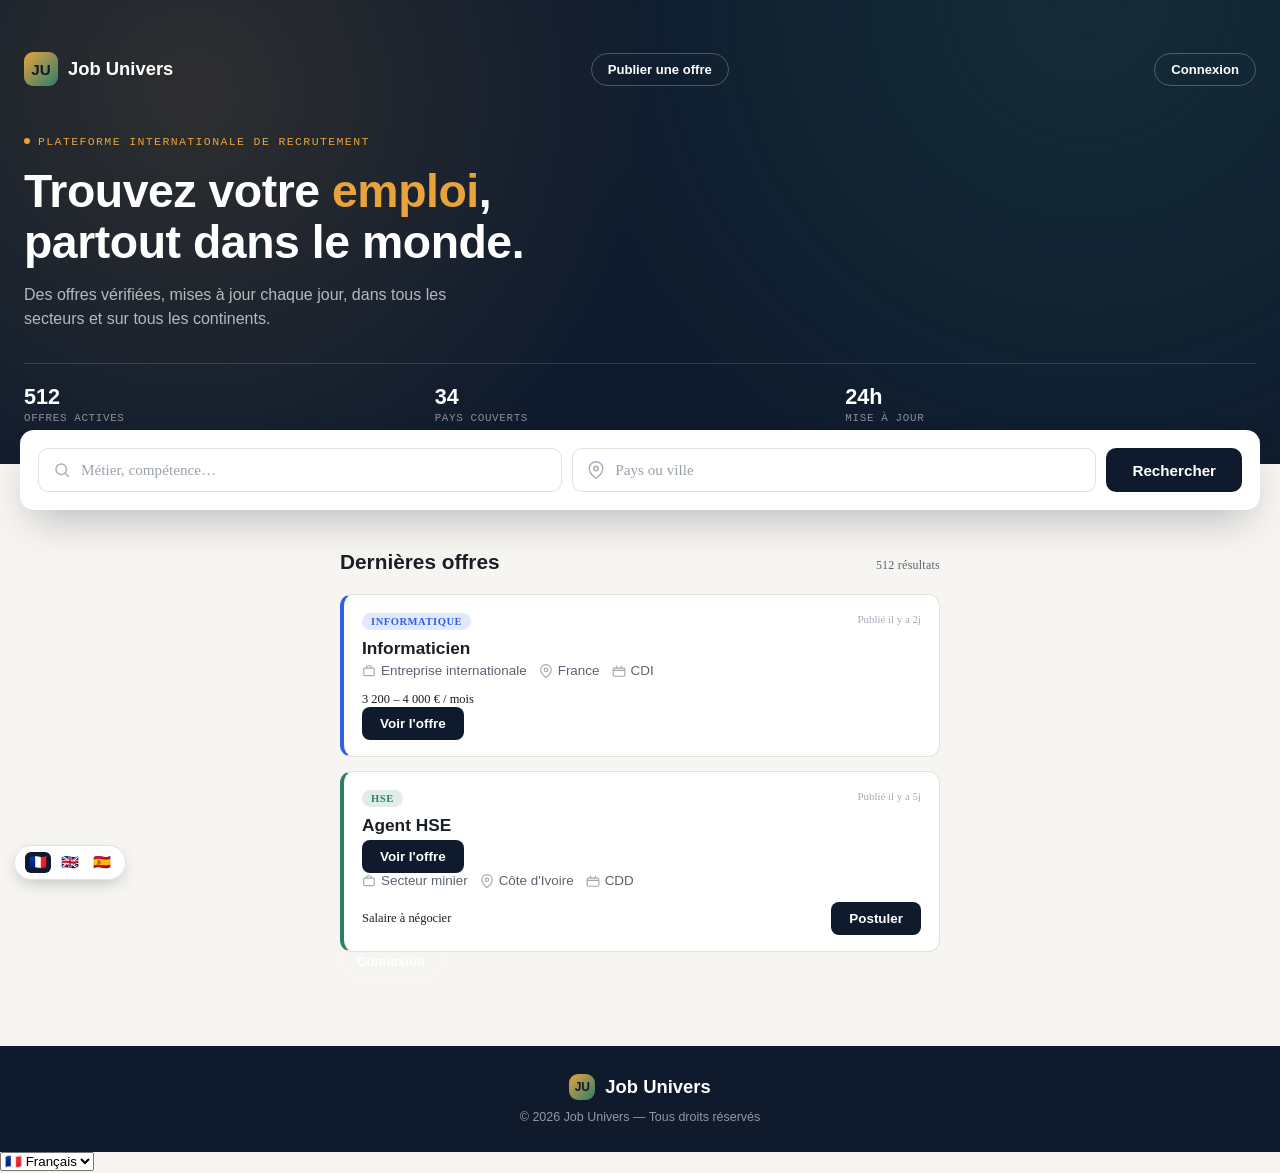
<file: index.html>
<!DOCTYPE html>
<html lang="fr">
<head>
<meta charset="UTF-8">
<meta name="viewport" content="width=device-width, initial-scale=1.0">
<title>JOBS UNIVERS - Trouvez votre emploi partout dans le monde</title>
<style>
  :root{
    --navy:#0F1B2D;
    --navy-light:#16273E;
    --cream:#F7F5F1;
    --gold:#E8A33D;
    --teal:#2E7D6B;
    --ink:#1A1F26;
    --ink-soft:#5B6470;
    --line:#E4E1D9;
    --white:#FFFFFF;
    --radius:14px;
  }
  *{box-sizing:border-box; margin:0; padding:0;}
  body{
    font-family:'Inter', sans-serif;
    background:var(--cream);
    color:var(--ink);
    -webkit-font-smoothing:antialiased;
  }
  h1,h2,h3,.brand{font-family:'Sora', sans-serif;}
  .mono{font-family:'IBM Plex Mono', monospace; letter-spacing:0.02em;}
  a{color:inherit; text-decoration:none;}
  img{max-width:100%; display:block;}

  /* ---------- HEADER / HERO ---------- */
  header.hero{
    background:
      radial-gradient(circle at 15% 20%, rgba(232,163,61,0.14), transparent 40%),
      radial-gradient(circle at 85% 0%, rgba(46,125,107,0.18), transparent 45%),
      var(--navy);
    color:var(--white);
    padding:52px 24px 40px;
    position:relative;
    overflow:hidden;
  }
  .nav-row{
    display:flex; align-items:center; justify-content:space-between;
    margin-bottom:44px;
  }
  .brand{
    display:flex; align-items:center; gap:10px;
    font-size:1.15rem; font-weight:700; color:var(--white);
  }
  .brand-mark{
    width:34px; height:34px; border-radius:9px;
    background:linear-gradient(135deg, var(--gold), var(--teal));
    display:flex; align-items:center; justify-content:center;
    font-family:'Sora', sans-serif; font-weight:800; color:var(--navy); font-size:0.95rem;
  }
  .nav-cta{
    font-size:0.82rem; font-weight:600; color:var(--white);
    border:1px solid rgba(255,255,255,0.25);
    padding:8px 16px; border-radius:100px;
  }

  .eyebrow{
    display:inline-flex; align-items:center; gap:8px;
    font-family:'IBM Plex Mono', monospace; font-size:0.72rem;
    color:var(--gold); text-transform:uppercase; letter-spacing:0.12em;
    margin-bottom:18px;
  }
  .eyebrow::before{content:''; width:6px; height:6px; border-radius:50%; background:var(--gold);}

  h1.headline{
    font-size:2.35rem; line-height:1.12; font-weight:800;
    max-width:620px; margin-bottom:14px;
    letter-spacing:-0.01em;
  }
  h1.headline .accent{color:var(--gold);}
  p.sub{
    font-size:1rem; color:rgba(255,255,255,0.68);
    max-width:480px; margin-bottom:32px; line-height:1.5;
  }

  /* stat strip — signature element */
  .stat-strip{
    display:flex; gap:0; margin-bottom:0;
    border-top:1px solid rgba(255,255,255,0.14);
    padding-top:20px;
  }
  .stat{
    flex:1; padding-right:16px;
  }
  .stat .num{font-family:'Sora',sans-serif; font-size:1.35rem; font-weight:700; color:var(--white);}
  .stat .lbl{font-family:'IBM Plex Mono', monospace; font-size:0.68rem; color:rgba(255,255,255,0.5); text-transform:uppercase; letter-spacing:0.06em; margin-top:2px;}

  /* ---------- SEARCH CARD (floats over hero/body seam) ---------- */
  .search-card{
    background:var(--white);
    border-radius:var(--radius);
    box-shadow:0 20px 40px -12px rgba(15,27,45,0.28);
    margin:-34px 20px 0;
    padding:18px;
    position:relative;
    z-index:5;
  }
  .search-row{display:flex; flex-direction:column; gap:10px;}
  .field{
    display:flex; align-items:center; gap:10px;
    border:1.5px solid var(--line);
    border-radius:10px; padding:12px 14px;
  }
  .field svg{flex-shrink:0; opacity:0.5;}
  .field input{
    border:none; outline:none; font-family:'Inter'; font-size:0.95rem;
    width:100%; background:transparent; color:var(--ink);
  }
  .field input::placeholder{color:#9AA1AB;}
  .btn-search{
    background:var(--navy); color:var(--white);
    border:none; border-radius:10px; padding:13px;
    font-family:'Sora',sans-serif; font-weight:600; font-size:0.95rem;
    cursor:pointer; transition:background 0.15s ease;
  }
  .btn-search:hover{background:var(--navy-light);}

  /* ---------- LISTINGS ---------- */
  main{max-width:640px; margin:0 auto; padding:40px 20px 20px;}
  .section-head{
    display:flex; align-items:baseline; justify-content:space-between;
    margin-bottom:20px;
  }
  .section-head h2{font-size:1.3rem; font-weight:700;}
  .section-head .count{font-family:'IBM Plex Mono'; font-size:0.75rem; color:var(--ink-soft);}

  .job-list{display:flex; flex-direction:column; gap:14px;}
  .job-card{
    background:var(--white);
    border:1px solid var(--line);
    border-left:4px solid var(--cat-color, var(--teal));
    border-radius:12px;
    padding:18px 18px 16px;
    transition:box-shadow 0.15s ease, transform 0.15s ease;
  }
  .job-card:hover{box-shadow:0 8px 24px -8px rgba(15,27,45,0.16); transform:translateY(-1px);}

  .job-top{display:flex; justify-content:space-between; align-items:flex-start; gap:10px; margin-bottom:8px;}
  .job-tag{
    font-family:'IBM Plex Mono'; font-size:0.66rem; text-transform:uppercase;
    letter-spacing:0.05em; padding:3px 9px; border-radius:100px;
    background:color-mix(in srgb, var(--cat-color, var(--teal)) 14%, white);
    color:var(--cat-color, var(--teal));
    font-weight:600; white-space:nowrap;
  }
  .job-date{font-family:'IBM Plex Mono'; font-size:0.68rem; color:#A6ACB5;}

  .job-title{font-size:1.08rem; font-weight:700; margin-bottom:4px; color:var(--ink);}
  .job-meta{
    display:flex; flex-wrap:wrap; gap:12px; margin-bottom:14px;
    font-size:0.84rem; color:var(--ink-soft);
  }
  .job-meta span{display:flex; align-items:center; gap:5px;}
  .job-meta svg{opacity:0.55;}

  .job-bottom{display:flex; align-items:center; justify-content:space-between; gap:10px;}
  .job-salary{font-family:'IBM Plex Mono'; font-size:0.78rem; color:var(--ink); font-weight:500;}
  .btn-apply{
    background:var(--navy); color:var(--white);
    border:none; border-radius:8px; padding:9px 18px;
    font-family:'Sora',sans-serif; font-weight:600; font-size:0.84rem;
    cursor:pointer;
  }
  .btn-apply:hover{background:var(--navy-light);}

  .view-all{
    display:block; text-align:center; margin-top:24px;
    padding:13px; border:1.5px solid var(--line); border-radius:10px;
    font-family:'Sora'; font-weight:600; font-size:0.9rem; color:var(--navy);
  }

  /* ---------- FOOTER ---------- */
  footer{
    margin-top:56px; background:var(--navy); color:rgba(255,255,255,0.55);
    padding:28px 20px; text-align:center; font-size:0.78rem;
  }
  footer .brand{justify-content:center; margin-bottom:10px; color:var(--white);}

  @media (min-width:640px){
    .search-row{flex-direction:row;}
    .field{flex:1;}
    .btn-search{flex-shrink:0; padding:0 26px;}
    h1.headline{font-size:2.9rem;}
  }

  @media (prefers-reduced-motion: reduce){
    .job-card{transition:none;}
  }
</style>
<script src="chatbot.js"></script>
</head>
<body>

<header class="hero">
  <div class="nav-row">
    <div class="brand">
      <span class="brand-mark">JU</span>
      Job Univers
    </div>
<a href="publish-job.html" class="nav-cta">Publier une offre</a>
<a href="login.html" class="nav-cta" style="margin-left:8px;">Connexion</a>
    </div>
  <div class="eyebrow">Plateforme internationale de recrutement</div>
  <h1 class="headline">Trouvez votre <span class="accent">emploi</span>, partout dans le monde.</h1>
  <p class="sub">Des offres vérifiées, mises à jour chaque jour, dans tous les secteurs et sur tous les continents.</p>

  <div class="stat-strip">
    <div class="stat"><div class="num">512</div><div class="lbl">Offres actives</div></div>
    <div class="stat"><div class="num">34</div><div class="lbl">Pays couverts</div></div>
    <div class="stat"><div class="num">24h</div><div class="lbl">Mise à jour</div></div>
  </div>
</header>

<div class="search-card">
  <div class="search-row">
    <div class="field">
      <svg width="18" height="18" viewBox="0 0 24 24" fill="none" stroke="#5B6470" stroke-width="2"><circle cx="11" cy="11" r="7"/><line x1="21" y1="21" x2="16.65" y2="16.65"/></svg>
      <input type="text" placeholder="Métier, compétence…">
    </div>
    <div class="field">
      <svg width="18" height="18" viewBox="0 0 24 24" fill="none" stroke="#5B6470" stroke-width="2"><path d="M21 10c0 7-9 13-9 13s-9-6-9-13a9 9 0 0 1 18 0z"/><circle cx="12" cy="10" r="3"/></svg>
      <input type="text" placeholder="Pays ou ville">
    </div>
    <button type="button" class="btn-search">Rechercher</button>
  </div>
</div>

<main>
  <div class="section-head">
    <h2>Dernières offres</h2>
    <span class="count mono">512 résultats</span>
  </div>

  <div class="job-list">

    <div class="job-card" style="--cat-color:#2E5FE8;">
      <div class="job-top">
        <span class="job-tag">Informatique</span>
        <span class="job-date">Publié il y a 2j</span>
      </div>
      <div class="job-title">Informaticien</div>
      <div class="job-meta">
        <span><svg width="14" height="14" viewBox="0 0 24 24" fill="none" stroke="currentColor" stroke-width="2"><rect x="3" y="7" width="18" height="13" rx="2"/><path d="M8 7V5a2 2 0 0 1 2-2h4a2 2 0 0 1 2 2v2"/></svg>Entreprise internationale</span>
        <span><svg width="14" height="14" viewBox="0 0 24 24" fill="none" stroke="currentColor" stroke-width="2"><path d="M21 10c0 7-9 13-9 13s-9-6-9-13a9 9 0 0 1 18 0z"/><circle cx="12" cy="10" r="3"/></svg>France</span>
        <span><svg width="14" height="14" viewBox="0 0 24 24" fill="none" stroke="currentColor" stroke-width="2"><rect x="2" y="7" width="20" height="14" rx="2"/><path d="M16 3v4M8 3v4M2 11h20"/></svg>CDI</span>
      </div>
      <div class="job-bottom">
        <span class="job-salary">3 200 – 4 000 € / mois</span>
      </div>
<a href="job-detail.html?title=Informaticien&company=Entreprise%20internationale&location=France&contract=CDI&tag=Informatique&color=%232E5FE8&salary=3%20200%20%E2%80%93%204%20000%20%E2%82%AC%20/%20mois" class="btn-apply" style="display:inline-block;text-decoration:none;">Voir l'offre</a>
    </div>

    <div class="job-card" style="--cat-color:#2E7D6B;">
      <div class="job-top">
        <span class="job-tag">HSE</span>
        <span class="job-date">Publié il y a 5j</span>
      </div>
      <div class="job-title">Agent HSE</div>
<a href="job-detail.html?title=Agent%20HSE&company=Secteur%20minier&location=C%C3%B4te%20d%27Ivoire&contract=CDD&tag=HSE&color=%232E7D6B&salary=Salaire%20%C3%A0%20n%C3%A9gocier" class="btn-apply" style="display:inline-block;text-decoration:none;">Voir l'offre</a>
      <div class="job-meta">
        <span><svg width="14" height="14" viewBox="0 0 24 24" fill="none" stroke="currentColor" stroke-width="2"><rect x="3" y="7" width="18" height="13" rx="2"/><path d="M8 7V5a2 2 0 0 1 2-2h4a2 2 0 0 1 2 2v2"/></svg>Secteur minier</span>
        <span><svg width="14" height="14" viewBox="0 0 24 24" fill="none" stroke="currentColor" stroke-width="2"><path d="M21 10c0 7-9 13-9 13s-9-6-9-13a9 9 0 0 1 18 0z"/><circle cx="12" cy="10" r="3"/></svg>Côte d'Ivoire</span>
        <span><svg width="14" height="14" viewBox="0 0 24 24" fill="none" stroke="currentColor" stroke-width="2"><rect x="2" y="7" width="20" height="14" rx="2"/><path d="M16 3v4M8 3v4M2 11h20"/></svg>CDD</span>
      </div>
      <div class="job-bottom">
        <span class="job-salary">Salaire à négocier</span>
        <button type="button" class="btn-apply">Postuler</button>
      </div>
    </div>

  </div>

  <a href="login.html" class="nav-cta">Connexion</a>
</main>

<footer>
  <div class="brand"><span class="brand-mark" style="width:26px;height:26px;font-size:0.75rem;">JU</span>Job Univers</div>
  © 2026 Job Univers — Tous droits réservés
</footer>
<script>
  const JOBS_API = "http://localhost:3002";
  const jobColors = { HSE: '#2E7D6B', Informatique: '#2E5FE8', Logistique: '#E8A33D', Mines: '#8A5A16', 'Général': '#5B6470' };

  fetch(`${JOBS_API}/jobs`).then(r => r.json()).then(data => {
    const jobList = document.querySelector('.job-list');
    if (!jobList || !data.jobs || data.jobs.length === 0) return;

    data.jobs.forEach(job => {
      const color = jobColors[job.tag] || '#5B6470';
      const dateStr = new Date(job.createdAt).toLocaleDateString('fr-FR');
      const params = new URLSearchParams({
        title: job.title, company: job.company, location: job.location,
        contract: job.contract, tag: job.tag, color, salary: job.salary,
        description: job.description, date: dateStr
      });

      const card = document.createElement('div');
      card.className = 'job-card';
      card.style.setProperty('--cat-color', color);
      card.innerHTML = `
        <div class="job-top">
          <span class="job-tag">${job.tag}</span>
          <span class="job-date">Publié le ${dateStr}</span>
        </div>
        <div class="job-title">${job.title}</div>
        <div class="job-meta">
          <span>${job.company}</span>
          <span>${job.location}</span>
          <span>${job.contract}</span>
        </div>
        <div class="job-bottom">
          <span class="job-salary">${job.salary}</span>
          <a href="job-detail.html?${params.toString()}" class="btn-apply" style="display:inline-block;text-decoration:none;">Voir l'offre</a>
        </div>
      `;
      jobList.prepend(card);
    });
  }).catch(() => {});
</script>
<script src="auth-state.js"></script>
<script src="i18n.js"></script>
</body>
</html>

<select onchange="changerLangue(this.value)">
    <option value="fr">🇫🇷 Français</option>
    <option value="en">🇬🇧 English</option>
    <option value="es">🇪🇸 Español</option>
</select>
</file>
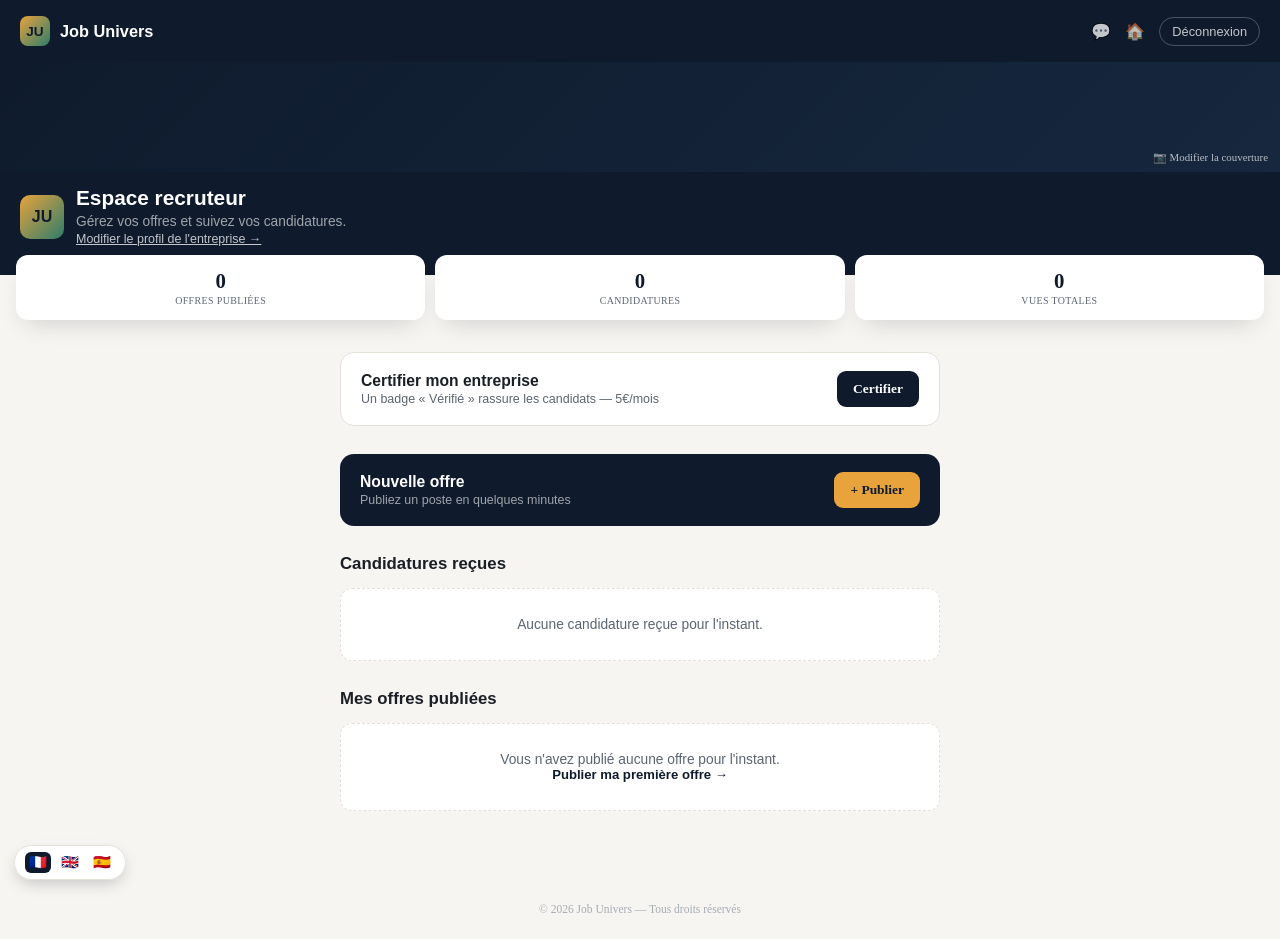
<file: dashboard-recruteur.html>
<!DOCTYPE html>
<html lang="fr">
<head>
<meta charset="UTF-8">
<meta name="viewport" content="width=device-width, initial-scale=1.0">
<title>Espace recruteur — Job Univers</title>
<style>
  :root{
    --navy:#0F1B2D;
    --navy-light:#16273E;
    --cream:#F7F5F1;
    --gold:#E8A33D;
    --teal:#2E7D6B;
    --ink:#1A1F26;
    --ink-soft:#5B6470;
    --line:#E4E1D9;
    --white:#FFFFFF;
    --radius:14px;
  }
  *{box-sizing:border-box; margin:0; padding:0;}
  body{
    font-family:'Inter', sans-serif;
    background:var(--cream);
    color:var(--ink);
    -webkit-font-smoothing:antialiased;
  }
  h1,h2,h3,.brand{font-family:'Sora', sans-serif;}
  .mono{font-family:'IBM Plex Mono', monospace;}
  a{color:inherit; text-decoration:none;}

  .topbar{
    background:var(--navy); color:var(--white);
    padding:16px 20px; display:flex; align-items:center; justify-content:space-between;
  }
  .brand{display:flex; align-items:center; gap:10px; font-size:1.02rem; font-weight:700;}
  .brand-mark{
    width:30px; height:30px; border-radius:8px;
    background:linear-gradient(135deg, var(--gold), var(--teal));
    display:flex; align-items:center; justify-content:center;
    font-family:'Sora', sans-serif; font-weight:800; color:var(--navy); font-size:0.85rem;
  }
  .topbar-actions{display:flex; align-items:center; gap:14px;}
  .icon-btn{background:none; border:none; color:rgba(255,255,255,0.75); font-size:1rem;}
  .logout-link{font-size:0.8rem; color:rgba(255,255,255,0.75); border:1px solid rgba(255,255,255,0.25); padding:6px 12px; border-radius:100px;}

  .welcome{background:var(--navy); color:var(--white); padding:6px 20px 28px;}
  .welcome-name{font-size:1.3rem; font-weight:800; margin-bottom:4px;}
  .welcome-sub{font-size:0.86rem; color:rgba(255,255,255,0.6);}

  .stat-row{display:flex; gap:10px; margin:-20px 16px 0; position:relative; z-index:2;}
  .stat-card{
    flex:1; background:var(--white); border-radius:12px; padding:14px 12px;
    box-shadow:0 12px 24px -10px rgba(15,27,45,0.18); text-align:center;
  }
  .stat-card .num{font-family:'Sora'; font-size:1.3rem; font-weight:800; color:var(--navy);}
  .stat-card .lbl{font-family:'IBM Plex Mono'; font-size:0.62rem; color:var(--ink-soft); text-transform:uppercase; letter-spacing:0.04em; margin-top:2px;}

  main{max-width:640px; margin:0 auto; padding:32px 20px 40px;}

  .publish-cta{
    display:flex; align-items:center; justify-content:space-between; gap:12px;
    background:var(--navy); color:var(--white); border-radius:var(--radius);
    padding:18px 20px; margin-bottom:28px;
  }
  .publish-cta div h3{font-size:0.98rem; margin-bottom:2px;}
  .publish-cta div p{font-size:0.78rem; color:rgba(255,255,255,0.6);}
  .btn-publish{
    background:var(--gold); color:var(--navy); border:none; border-radius:9px;
    padding:10px 16px; font-family:'Sora'; font-weight:700; font-size:0.84rem;
    white-space:nowrap; flex-shrink:0;
  }

  .section{margin-bottom:28px;}
  .section-head{display:flex; align-items:center; justify-content:space-between; margin-bottom:14px;}
  .section-head h2{font-size:1.05rem; font-weight:700;}

  .job-row{
    background:var(--white); border:1px solid var(--line); border-radius:12px;
    padding:16px; margin-bottom:12px;
  }
  .job-row-top{display:flex; justify-content:space-between; align-items:flex-start; gap:10px; margin-bottom:6px;}
  .job-row-title{font-weight:700; font-size:0.95rem;}
  .job-row-tag{
    font-family:'IBM Plex Mono'; font-size:0.64rem; text-transform:uppercase;
    padding:3px 9px; border-radius:100px; background:#E3F0EE; color:var(--teal); font-weight:600;
  }
  .job-row-meta{font-size:0.8rem; color:var(--ink-soft); margin-bottom:10px;}
  .job-row-bottom{display:flex; align-items:center; justify-content:space-between;}
  .job-row-date{font-family:'IBM Plex Mono'; font-size:0.68rem; color:#A6ACB5;}
  .link-view{font-size:0.82rem; font-weight:600; color:var(--navy);}

  .empty-state{
    text-align:center; padding:28px 16px; color:var(--ink-soft); font-size:0.86rem;
    background:var(--white); border:1px dashed var(--line); border-radius:12px;
  }

  .app-row{background:var(--white); border:1px solid var(--line); border-radius:12px; padding:16px; margin-bottom:12px;}
  .app-row-top{display:flex; justify-content:space-between; align-items:flex-start; gap:10px; margin-bottom:4px;}
  .app-candidate{font-weight:700; font-size:0.95rem;}
  .app-for{font-size:0.8rem; color:var(--ink-soft); margin-bottom:10px;}
  .app-status{
    font-family:'IBM Plex Mono'; font-size:0.64rem; text-transform:uppercase; padding:4px 10px;
    border-radius:100px; font-weight:600; white-space:nowrap;
  }
  .app-status.pending{background:#FFF4E0; color:#B57612;}
  .app-status.interview{background:#E3F0EE; color:var(--teal);}
  .app-status.rejected{background:#FBEAE7; color:#C4432E;}
  .app-status.accepted{background:#E4F3E9; color:#22823F;}
  .app-actions{display:flex; gap:6px; flex-wrap:wrap; margin-top:10px;}
  .app-btn{
    flex:1; min-width:80px; font-family:'Sora'; font-size:0.74rem; font-weight:600;
    padding:8px; border-radius:7px; border:1px solid var(--line); background:var(--white);
    color:var(--ink); cursor:pointer;
  }
  .app-btn.accept{background:#E4F3E9; border-color:#B8DFC4; color:#22823F;}
  .app-btn.reject{background:#FBEAE7; border-color:#F0C4BC; color:#C4432E;}
  .app-btn.interview{background:#E3F0EE; border-color:#B8DCD6; color:var(--teal);}
  .app-cv-link{font-size:0.78rem; font-weight:600; color:var(--navy); display:inline-block; margin-top:8px;}

  footer{text-align:center; padding:24px 20px; font-family:'IBM Plex Mono'; font-size:0.72rem; color:#A6ACB5;}
  [hidden]{display:none !important;}
</style>
</head>
<body>

<div class="topbar">
  <div class="brand"><span class="brand-mark">JU</span>Job Univers</div>
  <div class="topbar-actions">
    <a href="messages.html" class="icon-btn" title="Messages">💬</a>
    <a href="index.html" class="icon-btn" title="Accueil">🏠</a>
    <a href="login.html" class="logout-link">Déconnexion</a>
  </div>
</div>

<div id="cover-banner" onclick="document.getElementById('cover-input').click()"
  style="height:110px; background:linear-gradient(135deg, var(--navy), var(--navy-light)); cursor:pointer;
  background-size:cover; background-position:center; position:relative;">
  <span style="position:absolute; bottom:8px; right:12px; font-size:0.68rem; color:rgba(255,255,255,0.7); font-family:'IBM Plex Mono';">📷 Modifier la couverture</span>
</div>
<input type="file" id="cover-input" accept="image/*" hidden>

<div class="welcome" style="padding-top:14px;">
  <div style="display:flex; align-items:center; gap:12px;">
    <div id="company-avatar" onclick="document.getElementById('photo-input').click()"
      style="width:44px;height:44px;border-radius:10px;background:linear-gradient(135deg,#E8A33D,#2E7D6B);
      display:flex;align-items:center;justify-content:center;font-family:'Sora',sans-serif;font-weight:800;
      color:#0F1B2D;font-size:1rem;cursor:pointer;background-size:cover;background-position:center;flex-shrink:0;">JU</div>
    <input type="file" id="photo-input" accept="image/*" hidden>
    <div>
      <div class="welcome-name" id="company-name">Espace recruteur <span id="verified-badge-icon" hidden style="font-size:0.85rem; background:var(--gold); color:var(--navy); padding:2px 8px; border-radius:100px; margin-left:6px; vertical-align:middle;">✔ Vérifié</span></div>
      <div class="welcome-sub">Gérez vos offres et suivez vos candidatures.</div>
      <a href="edit-profile-recruteur.html" style="font-size:0.78rem; color:rgba(255,255,255,0.75); text-decoration:underline;">Modifier le profil de l'entreprise →</a>
    </div>
  </div>
</div>

<!-- ---------- MODALE DE PAIEMENT (démo) ---------- -->
<div id="payment-modal" hidden style="position:fixed; inset:0; background:rgba(15,27,45,0.6); display:flex; align-items:center; justify-content:center; z-index:999; padding:20px;">
  <div style="background:var(--white); border-radius:14px; padding:24px; max-width:380px; width:100%;">
    <h2 style="font-size:1.1rem; margin-bottom:6px; font-family:'Sora',sans-serif;">Certifier mon entreprise</h2>
    <p style="font-size:0.85rem; color:var(--ink-soft); margin-bottom:18px;">5€ / mois — paiement sécurisé (démo)</p>

    <div style="margin-bottom:12px;">
      <label style="display:block; font-size:0.78rem; font-weight:600; margin-bottom:6px;">Numéro de carte</label>
      <input type="text" placeholder="4242 4242 4242 4242" maxlength="19" style="width:100%; border:1.5px solid var(--line); border-radius:9px; padding:11px 13px; font-size:0.92rem;">
    </div>
    <div style="display:grid; grid-template-columns:1fr 1fr; gap:10px; margin-bottom:14px;">
      <div>
        <label style="display:block; font-size:0.78rem; font-weight:600; margin-bottom:6px;">Expiration</label>
        <input type="text" placeholder="MM/AA" maxlength="5" style="width:100%; border:1.5px solid var(--line); border-radius:9px; padding:11px 13px; font-size:0.92rem;">
      </div>
      <div>
        <label style="display:block; font-size:0.78rem; font-weight:600; margin-bottom:6px;">CVC</label>
        <input type="text" placeholder="123" maxlength="3" style="width:100%; border:1.5px solid var(--line); border-radius:9px; padding:11px 13px; font-size:0.92rem;">
      </div>
    </div>

    <p style="font-size:0.72rem; color:#A6ACB5; margin-bottom:14px;">⚠️ Démo — aucun paiement réel n'est effectué pour l'instant.</p>

    <button type="button" id="confirm-payment-btn" style="width:100%; background:var(--navy); color:var(--white); border:none; border-radius:10px; padding:13px; font-family:'Sora',sans-serif; font-weight:700; font-size:0.9rem; cursor:pointer; margin-bottom:8px;">Confirmer le paiement (démo)</button>
    <button type="button" id="cancel-payment-btn" style="width:100%; background:none; border:none; color:var(--ink-soft); font-size:0.84rem; cursor:pointer; padding:8px;">Annuler</button>
  </div>
</div>

<div class="stat-row">
  <div class="stat-card">
    <div class="num" id="stat-published">0</div>
    <div class="lbl">Offres publiées</div>
  </div>
  <div class="stat-card">
    <div class="num" id="stat-applications">0</div>
    <div class="lbl">Candidatures</div>
  </div>
  <div class="stat-card">
    <div class="num">0</div>
    <div class="lbl">Vues totales</div>
  </div>
</div>

<main>

  <div class="publish-cta" id="verify-cta" style="background:var(--white); border:1px solid var(--line); color:var(--ink);">
    <div>
      <h3 style="color:var(--ink);">Certifier mon entreprise</h3>
      <p style="color:var(--ink-soft);">Un badge « Vérifié » rassure les candidats — 5€/mois</p>
    </div>
    <button type="button" class="btn-publish" id="open-payment-btn" style="background:var(--navy); color:var(--white);">Certifier</button>
  </div>

  <div class="publish-cta">
    <div>
      <h3>Nouvelle offre</h3>
      <p>Publiez un poste en quelques minutes</p>
    </div>
    <a href="publish-job.html" class="btn-publish">+ Publier</a>
  </div>

  <div class="section">
    <div class="section-head">
      <h2>Candidatures reçues</h2>
    </div>
    <div id="app-rows"></div>
    <div class="empty-state" id="app-empty" hidden>
      Aucune candidature reçue pour l'instant.
    </div>
  </div>

  <div class="section">
    <div class="section-head">
      <h2>Mes offres publiées</h2>
    </div>
    <div id="job-rows">
      <!-- rempli par JS -->
    </div>
    <div class="empty-state" id="job-empty" hidden>
      Vous n'avez publié aucune offre pour l'instant.<br>
      <a href="publish-job.html" class="link-view">Publier ma première offre →</a>
    </div>
  </div>

</main>

<footer>© 2026 Job Univers — Tous droits réservés</footer>

<script>
  const JOBS_API = "http://localhost:3002";

  const savedRecruiter = JSON.parse(localStorage.getItem('ju_recruiter') || 'null');
  if (savedRecruiter) {
    document.getElementById('company-name').childNodes[0].textContent = savedRecruiter.company || "Espace recruteur";
    if (savedRecruiter.logo) {
      const avatar = document.getElementById('company-avatar');
      avatar.style.backgroundImage = `url(${savedRecruiter.logo})`;
      avatar.textContent = '';
    }
    if (savedRecruiter.verified) {
      document.getElementById('verified-badge-icon').hidden = false;
      document.getElementById('verify-cta').hidden = true;
    }
  }

  document.getElementById('open-payment-btn').addEventListener('click', () => {
    document.getElementById('payment-modal').hidden = false;
  });
  document.getElementById('cancel-payment-btn').addEventListener('click', () => {
    document.getElementById('payment-modal').hidden = true;
  });
  document.getElementById('confirm-payment-btn').addEventListener('click', () => {
    document.getElementById('payment-modal').hidden = true;
    const current = JSON.parse(localStorage.getItem('ju_recruiter') || '{}');
    current.verified = true;
    localStorage.setItem('ju_recruiter', JSON.stringify(current));
    document.getElementById('verified-badge-icon').hidden = false;
    document.getElementById('verify-cta').hidden = true;
  });

  document.getElementById('photo-input').addEventListener('change', function () {
    const file = this.files[0];
    if (!file) return;
    openCropModal(file, 'circle', 300, 300, (croppedDataUrl) => {
      const avatar = document.getElementById('company-avatar');
      avatar.style.backgroundImage = `url(${croppedDataUrl})`;
      avatar.textContent = '';
      const current = JSON.parse(localStorage.getItem('ju_recruiter') || '{}');
      current.logo = croppedDataUrl;
      localStorage.setItem('ju_recruiter', JSON.stringify(current));
    });
    this.value = '';
  });

  /* ---------- Photo de couverture ---------- */
  const coverEl = document.getElementById('cover-banner');
  const coverInput = document.getElementById('cover-input');

  if (savedRecruiter && savedRecruiter.cover) {
    coverEl.style.backgroundImage = `url(${savedRecruiter.cover})`;
  }

  coverInput.addEventListener('change', () => {
    const file = coverInput.files[0];
    if (!file) return;
    openCropModal(file, 'rect', 1200, 400, (croppedDataUrl) => {
      coverEl.style.backgroundImage = `url(${croppedDataUrl})`;
      const current = JSON.parse(localStorage.getItem('ju_recruiter') || '{}');
      current.cover = croppedDataUrl;
      localStorage.setItem('ju_recruiter', JSON.stringify(current));
    });
    coverInput.value = '';
  });

  const recruiterEmail = (savedRecruiter && savedRecruiter.email) || '';

  function loadJobs() {
    if (!recruiterEmail) {
      document.getElementById('job-empty').hidden = false;
      return;
    }

    fetch(`${JOBS_API}/jobs/mine?email=${encodeURIComponent(recruiterEmail)}`)
      .then(r => r.json())
      .then(data => {
        const jobs = data.jobs || [];
        document.getElementById('stat-published').textContent = jobs.length;

        if (jobs.length === 0) {
          document.getElementById('job-empty').hidden = false;
          return;
        }

        const container = document.getElementById('job-rows');
        jobs.forEach(job => {
          const dateStr = new Date(job.createdAt).toLocaleDateString('fr-FR');
          const params = new URLSearchParams({
            title: job.title, company: job.company, location: job.location,
            contract: job.contract, tag: job.tag, salary: job.salary,
            description: job.description, date: dateStr
          });

          const row = document.createElement('div');
          row.className = 'job-row';
          row.innerHTML = `
            <div class="job-row-top">
              <span class="job-row-title">${job.title}</span>
              <span class="job-row-tag">${job.tag}</span>
            </div>
            <div class="job-row-meta">${job.company} · ${job.location} · ${job.contract}</div>
            <div class="job-row-bottom">
              <span class="job-row-date">Publié le ${dateStr}</span>
              <a href="job-detail.html?${params.toString()}" class="link-view">Voir l'offre →</a>
            </div>
          `;
          container.appendChild(row);
        });
      })
      .catch(() => {
        document.getElementById('job-empty').hidden = false;
        document.getElementById('job-empty').innerHTML =
          "⚠️ Impossible de contacter le serveur des offres. Vérifiez qu'il est bien lancé.";
      });
  }

  loadJobs();
  loadApplications();

  function loadApplications() {
    if (!recruiterEmail) {
      document.getElementById('app-empty').hidden = false;
      return;
    }

    fetch(`${JOBS_API}/applications/recruiter?email=${encodeURIComponent(recruiterEmail)}`)
      .then(r => r.json())
      .then(data => {
        const apps = data.applications || [];
        document.getElementById('stat-applications') && (document.getElementById('stat-applications').textContent = apps.length);

        if (apps.length === 0) {
          document.getElementById('app-empty').hidden = false;
          return;
        }

        const statusLabels = { pending: 'En attente', interview: 'Entretien', accepted: 'Acceptée', rejected: 'Refusée' };
        const container = document.getElementById('app-rows');

        apps.forEach(app => {
          const dateStr = new Date(app.createdAt).toLocaleDateString('fr-FR');
          const row = document.createElement('div');
          row.className = 'app-row';
          row.innerHTML = `
            <div class="app-row-top">
              <span class="app-candidate">${app.candidateName || app.candidateEmail}</span>
              <span class="app-status ${app.status}" id="status-${app.id}">${statusLabels[app.status]}</span>
            </div>
            <div class="app-for">Pour : ${app.jobTitle} · ${dateStr}</div>
            <div style="font-size:0.8rem; color:var(--ink-soft);">
              📧 ${app.candidateEmail}${app.candidatePhone ? ' · 📞 ' + app.candidatePhone : ''}
            </div>
            ${app.cv ? `<a href="${app.cv.data}" download="${app.cv.name}" class="app-cv-link">📄 Télécharger le CV</a>` : '<div style="font-size:0.76rem; color:#A6ACB5; margin-top:8px;">Aucun CV joint</div>'}
            <div class="app-actions">
              <button type="button" class="app-btn accept" onclick="updateStatus('${app.id}','accepted')">✓ Accepter</button>
              <button type="button" class="app-btn interview" onclick="updateStatus('${app.id}','interview')">📅 Entretien</button>
              <button type="button" class="app-btn reject" onclick="updateStatus('${app.id}','rejected')">✕ Refuser</button>
            </div>
          `;
          container.appendChild(row);
        });
      })
      .catch(() => {
        document.getElementById('app-empty').hidden = false;
        document.getElementById('app-empty').innerHTML = "⚠️ Impossible de contacter le serveur des candidatures.";
      });
  }

  window.updateStatus = function (id, status) {
    fetch(`${JOBS_API}/applications/${id}`, {
      method: 'PATCH',
      headers: { 'Content-Type': 'application/json' },
      body: JSON.stringify({ status })
    })
      .then(r => r.json())
      .then(result => {
        if (result.success) {
          const labels = { pending: 'En attente', interview: 'Entretien', accepted: 'Acceptée', rejected: 'Refusée' };
          const el = document.getElementById('status-' + id);
          el.textContent = labels[status];
          el.className = 'app-status ' + status;
        }
      });
  };
</script>

<script src="photo-editor.js"></script>

<script src="i18n.js"></script>
</body>
</html>
</file>
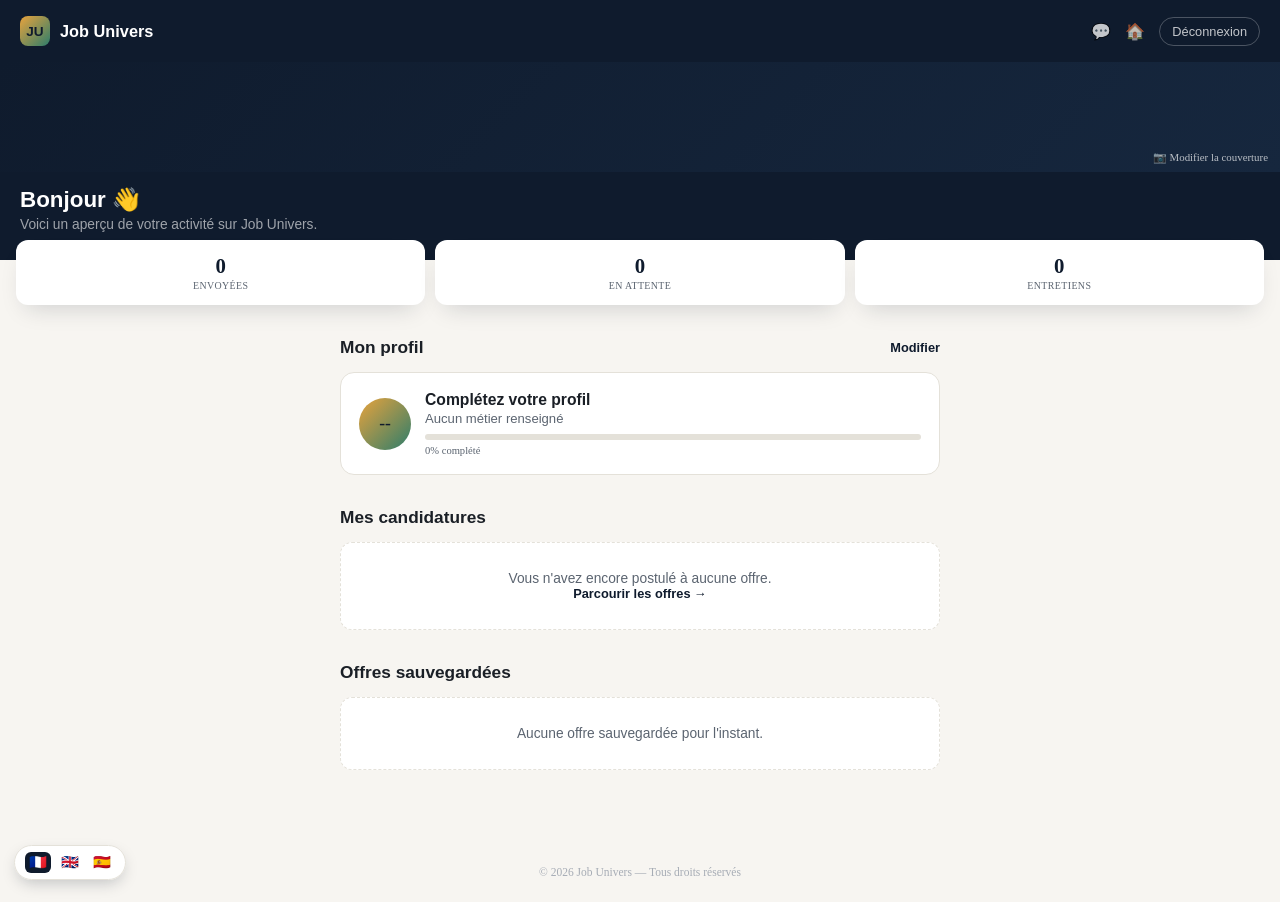
<file: dashboard.html>
<!DOCTYPE html>
<html lang="fr">
<head>
<meta charset="UTF-8">
<meta name="viewport" content="width=device-width, initial-scale=1.0">
<title>Tableau de bord — Job Univers</title>
<style>
  :root{
    --navy:#0F1B2D;
    --navy-light:#16273E;
    --cream:#F7F5F1;
    --gold:#E8A33D;
    --teal:#2E7D6B;
    --ink:#1A1F26;
    --ink-soft:#5B6470;
    --line:#E4E1D9;
    --white:#FFFFFF;
    --danger:#C4432E;
    --radius:14px;
  }
  *{box-sizing:border-box; margin:0; padding:0;}
  body{
    font-family:'Inter', sans-serif;
    background:var(--cream);
    color:var(--ink);
    -webkit-font-smoothing:antialiased;
  }
  h1,h2,h3,.brand{font-family:'Sora', sans-serif;}
  .mono{font-family:'IBM Plex Mono', monospace;}
  a{color:inherit; text-decoration:none;}

  /* ---------- TOP BAR ---------- */
  .topbar{
    background:var(--navy); color:var(--white);
    padding:16px 20px;
    display:flex; align-items:center; justify-content:space-between;
  }
  .brand{display:flex; align-items:center; gap:10px; font-size:1.02rem; font-weight:700;}
  .brand-mark{
    width:30px; height:30px; border-radius:8px;
    background:linear-gradient(135deg, var(--gold), var(--teal));
    display:flex; align-items:center; justify-content:center;
    font-family:'Sora', sans-serif; font-weight:800; color:var(--navy); font-size:0.85rem;
  }
  .topbar-actions{display:flex; align-items:center; gap:14px;}
  .icon-btn{
    background:none; border:none; color:rgba(255,255,255,0.75);
    font-size:1rem; cursor:pointer;
  }
  .logout-link{font-size:0.8rem; color:rgba(255,255,255,0.75); border:1px solid rgba(255,255,255,0.25); padding:6px 12px; border-radius:100px;}

  /* ---------- WELCOME HEADER ---------- */
  .welcome{
    background:var(--navy); color:var(--white);
    padding:6px 20px 28px;
  }
  .welcome-name{font-size:1.4rem; font-weight:800; margin-bottom:4px;}
  .welcome-sub{font-size:0.86rem; color:rgba(255,255,255,0.6);}

  /* ---------- STAT STRIP ---------- */
  .stat-row{
    display:flex; gap:10px;
    margin:-20px 16px 0;
    position:relative; z-index:2;
  }
  .stat-card{
    flex:1; background:var(--white); border-radius:12px;
    padding:14px 12px; box-shadow:0 12px 24px -10px rgba(15,27,45,0.18);
    text-align:center;
  }
  .stat-card .num{font-family:'Sora'; font-size:1.3rem; font-weight:800; color:var(--navy);}
  .stat-card .lbl{font-family:'IBM Plex Mono'; font-size:0.62rem; color:var(--ink-soft); text-transform:uppercase; letter-spacing:0.04em; margin-top:2px;}

  /* ---------- MAIN ---------- */
  main{max-width:640px; margin:0 auto; padding:32px 20px 40px;}

  .section{margin-bottom:32px;}
  .section-head{
    display:flex; align-items:center; justify-content:space-between;
    margin-bottom:14px;
  }
  .section-head h2{font-size:1.08rem; font-weight:700;}
  .link-small{font-size:0.8rem; font-weight:600; color:var(--navy);}

  /* ---------- PROFILE CARD ---------- */
  .profile-card{
    background:var(--white); border:1px solid var(--line); border-radius:var(--radius);
    padding:18px; display:flex; gap:14px; align-items:center;
  }
  .avatar{
    width:52px; height:52px; border-radius:50%;
    background:linear-gradient(135deg, var(--gold), var(--teal));
    display:flex; align-items:center; justify-content:center;
    font-family:'Sora'; font-weight:800; color:var(--navy); font-size:1.1rem;
    flex-shrink:0;
  }
  .profile-info{flex:1;}
  .profile-info .name{font-weight:700; font-size:0.98rem; margin-bottom:2px;}
  .profile-info .role{font-size:0.82rem; color:var(--ink-soft); margin-bottom:8px;}
  .completeness{
    height:6px; background:var(--line); border-radius:100px; overflow:hidden;
  }
  .completeness-fill{height:100%; background:var(--teal); width:60%;}
  .completeness-label{font-family:'IBM Plex Mono'; font-size:0.66rem; color:var(--ink-soft); margin-top:5px;}

  /* ---------- APPLICATIONS ---------- */
  .app-list{display:flex; flex-direction:column; gap:12px;}
  .app-card{
    background:var(--white); border:1px solid var(--line); border-radius:12px;
    padding:14px 16px;
  }
  .app-top{display:flex; justify-content:space-between; align-items:flex-start; gap:10px; margin-bottom:4px;}
  .app-title{font-weight:700; font-size:0.94rem;}
  .app-company{font-size:0.8rem; color:var(--ink-soft); margin-bottom:10px;}
  .app-bottom{display:flex; align-items:center; justify-content:space-between;}
  .app-date{font-family:'IBM Plex Mono'; font-size:0.68rem; color:#A6ACB5;}

  .status{
    font-family:'IBM Plex Mono'; font-size:0.64rem; text-transform:uppercase;
    letter-spacing:0.04em; padding:4px 10px; border-radius:100px; font-weight:600;
    white-space:nowrap;
  }
  .status.pending{background:#FFF4E0; color:#B57612;}
  .status.interview{background:#E3F0EE; color:var(--teal);}
  .status.rejected{background:#FBEAE7; color:var(--danger);}
  .status.accepted{background:#E4F3E9; color:#22823F;}

  /* ---------- SAVED JOBS ---------- */
  .saved-list{display:flex; flex-direction:column; gap:10px;}
  .saved-card{
    display:flex; justify-content:space-between; align-items:center;
    background:var(--white); border:1px solid var(--line); border-radius:10px;
    padding:12px 14px;
  }
  .saved-info .t{font-weight:600; font-size:0.88rem;}
  .saved-info .c{font-size:0.76rem; color:var(--ink-soft);}
  .btn-mini{
    font-family:'Sora'; font-size:0.78rem; font-weight:600;
    color:var(--white); background:var(--navy); border:none;
    border-radius:8px; padding:7px 14px; cursor:pointer;
  }

  .empty-state{
    text-align:center; padding:28px 16px; color:var(--ink-soft); font-size:0.86rem;
    background:var(--white); border:1px dashed var(--line); border-radius:12px;
  }

  footer{
    text-align:center; padding:24px 20px; font-family:'IBM Plex Mono';
    font-size:0.72rem; color:#A6ACB5;
  }

  [hidden]{display:none !important;}
</style>
</head>
<body>

<div class="topbar">
  <div class="brand"><span class="brand-mark">JU</span>Job Univers</div>
  <div class="topbar-actions">
    <a href="messages.html" class="icon-btn" title="Messages">💬</a>
    <a href="index.html" class="icon-btn" title="Accueil">🏠</a>
    <a href="login.html" class="logout-link">Déconnexion</a>
  </div>
</div>

<div id="cover-banner" onclick="document.getElementById('cover-input').click()"
  style="height:110px; background:linear-gradient(135deg, var(--navy), var(--navy-light)); cursor:pointer;
  background-size:cover; background-position:center; position:relative;">
  <span style="position:absolute; bottom:8px; right:12px; font-size:0.68rem; color:rgba(255,255,255,0.7); font-family:'IBM Plex Mono';">📷 Modifier la couverture</span>
</div>
<input type="file" id="cover-input" accept="image/*" hidden>

<div class="welcome" style="padding-top:14px;">
  <div class="welcome-name" id="candidate-name">Bonjour 👋</div>
  <div class="welcome-sub">Voici un aperçu de votre activité sur Job Univers.</div>
</div>

<div class="stat-row">
  <div class="stat-card">
    <div class="num" id="stat-sent">0</div>
    <div class="lbl">Envoyées</div>
  </div>
  <div class="stat-card">
    <div class="num" id="stat-pending">0</div>
    <div class="lbl">En attente</div>
  </div>
  <div class="stat-card">
    <div class="num" id="stat-interview">0</div>
    <div class="lbl">Entretiens</div>
  </div>
</div>

<main>

  <div class="section">
    <div class="section-head">
      <h2>Mon profil</h2>
      <a href="edit-profile.html" class="link-small">Modifier</a>
    </div>
    <div class="profile-card">
      <div class="avatar" id="avatar-initials" onclick="document.getElementById('photo-input').click()" style="cursor:pointer; background-size:cover; background-position:center;">--</div>
      <input type="file" id="photo-input" accept="image/*" hidden>
      <div class="profile-info">
        <div class="name" id="profile-name">Complétez votre profil</div>
        <div class="role" id="profile-role">Aucun métier renseigné</div>
        <div class="role" id="profile-location" style="display:none;"></div>
        <div class="completeness"><div class="completeness-fill" id="completeness-bar"></div></div>
        <div class="completeness-label" id="completeness-label">0% complété</div>
        <a href="#" id="whatsapp-link" style="display:none; margin-top:8px; font-size:0.78rem; color:#22823F; font-weight:600;" target="_blank">💬 Contacter sur WhatsApp</a>
      </div>
    </div>
  </div>

  <div class="section">
    <div class="section-head">
      <h2>Mes candidatures</h2>
    </div>
    <div class="app-list" id="app-list">
      <!-- rempli par JS -->
    </div>
    <div class="empty-state" id="app-empty" hidden>
      Vous n'avez encore postulé à aucune offre.<br>
      <a href="index.html" class="link-small">Parcourir les offres →</a>
    </div>
  </div>

  <div class="section">
    <div class="section-head">
      <h2>Offres sauvegardées</h2>
    </div>
    <div class="saved-list" id="saved-list">
      <!-- rempli par JS -->
    </div>
    <div class="empty-state" id="saved-empty" hidden>
      Aucune offre sauvegardée pour l'instant.
    </div>
  </div>

</main>

<footer>© 2026 Job Univers — Tous droits réservés</footer>

<script>
  /* ==========================================================
     Données de démonstration — à remplacer par de vraies
     données (base de données / API) quand le backend existera.
     ========================================================== */
  const savedProfile = JSON.parse(localStorage.getItem('ju_candidate') || 'null');

  function computeCompleteness(p) {
    if (!p) return 0;
    const fields = ['name', 'phone', 'location', 'role', 'experience', 'skills', 'bio', 'photo'];
    const filled = fields.filter(f => p[f] && p[f].toString().trim().length > 0).length;
    return Math.round((filled / fields.length) * 100);
  }

  const candidate = {
    name: savedProfile ? savedProfile.name : "",
    role: savedProfile ? savedProfile.role : "",
    completeness: computeCompleteness(savedProfile)
  };

  const applications = [];
  const APPS_API = "http://localhost:3002";

  const savedList = document.getElementById('saved-list');
  const appList = document.getElementById('app-list');

  if (savedProfile && savedProfile.email) {
    fetch(`${APPS_API}/applications/candidate?email=${encodeURIComponent(savedProfile.email)}`)
      .then(r => r.json())
      .then(result => {
        const apps = result.applications || [];
        document.getElementById('stat-sent').textContent = apps.length;
        document.getElementById('stat-pending').textContent = apps.filter(a => a.status === 'pending').length;
        document.getElementById('stat-interview').textContent = apps.filter(a => a.status === 'interview').length;

        if (apps.length === 0) {
          document.getElementById('app-empty').hidden = false;
          return;
        }

        const statusLabels = { pending: "En attente", interview: "Entretien", rejected: "Refusée", accepted: "Acceptée" };
        apps.forEach(app => {
          const dateStr = new Date(app.createdAt).toLocaleDateString('fr-FR');
          const card = document.createElement('div');
          card.className = 'app-card';
          card.innerHTML = `
            <div class="app-top">
              <div>
                <div class="app-title">${app.jobTitle}</div>
                <div class="app-company">${app.company}</div>
              </div>
              <span class="status ${app.status}">${statusLabels[app.status] || app.status}</span>
            </div>
            <div class="app-bottom">
              <span class="app-date">${dateStr}</span>
            </div>
          `;
          appList.appendChild(card);
        });
      })
      .catch(() => { document.getElementById('app-empty').hidden = false; });
  } else {
    document.getElementById('app-empty').hidden = false;
  }

  const savedJobs = [
    // { title: "Superviseur QHSE", company: "Côte d'Ivoire" },
  ];

  /* ---------- Rendu du profil ---------- */
  document.getElementById('candidate-name').textContent =
    candidate.name ? `Bonjour, ${candidate.name.split(' ')[0]} 👋` : "Bonjour 👋";

  document.getElementById('profile-name').textContent =
    candidate.name || "Complétez votre profil";
  document.getElementById('profile-role').textContent =
    candidate.role || "Aucun métier renseigné";

  if (savedProfile && savedProfile.location) {
    const locEl = document.getElementById('profile-location');
    locEl.textContent = '📍 ' + savedProfile.location;
    locEl.style.display = 'block';
  }

  if (savedProfile && savedProfile.whatsapp) {
    const waNumber = savedProfile.whatsapp.replace(/[^0-9]/g, '');
    const waLink = document.getElementById('whatsapp-link');
    waLink.href = `https://wa.me/${waNumber}`;
    waLink.style.display = 'inline-block';
  }

  document.getElementById('completeness-bar').style.width = candidate.completeness + '%';
  document.getElementById('completeness-label').textContent = candidate.completeness + '% complété';

  const initials = candidate.name
    ? candidate.name.split(' ').map(w => w[0]).join('').slice(0,2).toUpperCase()
    : '--';
  document.getElementById('avatar-initials').textContent = initials;

  /* ---------- Photo de profil ---------- */
  const avatarEl = document.getElementById('avatar-initials');
  const photoInput = document.getElementById('photo-input');

  if (savedProfile && savedProfile.photo) {
    avatarEl.style.backgroundImage = `url(${savedProfile.photo})`;
    avatarEl.textContent = '';
  }

  photoInput.addEventListener('change', () => {
    const file = photoInput.files[0];
    if (!file) return;
    openCropModal(file, 'circle', 300, 300, (croppedDataUrl) => {
      avatarEl.style.backgroundImage = `url(${croppedDataUrl})`;
      avatarEl.textContent = '';
      const current = JSON.parse(localStorage.getItem('ju_candidate') || '{}');
      current.photo = croppedDataUrl;
      localStorage.setItem('ju_candidate', JSON.stringify(current));
    });
    photoInput.value = '';
  });

  /* ---------- Photo de couverture ---------- */
  const coverEl = document.getElementById('cover-banner');
  const coverInput = document.getElementById('cover-input');

  if (savedProfile && savedProfile.cover) {
    coverEl.style.backgroundImage = `url(${savedProfile.cover})`;
  }

  coverInput.addEventListener('change', () => {
    const file = coverInput.files[0];
    if (!file) return;
    openCropModal(file, 'rect', 1200, 400, (croppedDataUrl) => {
      coverEl.style.backgroundImage = `url(${croppedDataUrl})`;
      const current = JSON.parse(localStorage.getItem('ju_candidate') || '{}');
      current.cover = croppedDataUrl;
      localStorage.setItem('ju_candidate', JSON.stringify(current));
    });
    coverInput.value = '';
  });

  /* ---------- Rendu des offres sauvegardées ---------- */
  if (savedJobs.length === 0) {
    document.getElementById('saved-empty').hidden = false;
  } else {
    savedJobs.forEach(job => {
      const card = document.createElement('div');
      card.className = 'saved-card';
      card.innerHTML = `
        <div class="saved-info">
          <div class="t">${job.title}</div>
          <div class="c">${job.company}</div>
        </div>
        <button type="button" class="btn-mini">Voir</button>
      `;
      savedList.appendChild(card);
    });
  }
</script>

<script src="photo-editor.js"></script>

<script src="i18n.js"></script>
</body>
</html>
</file>
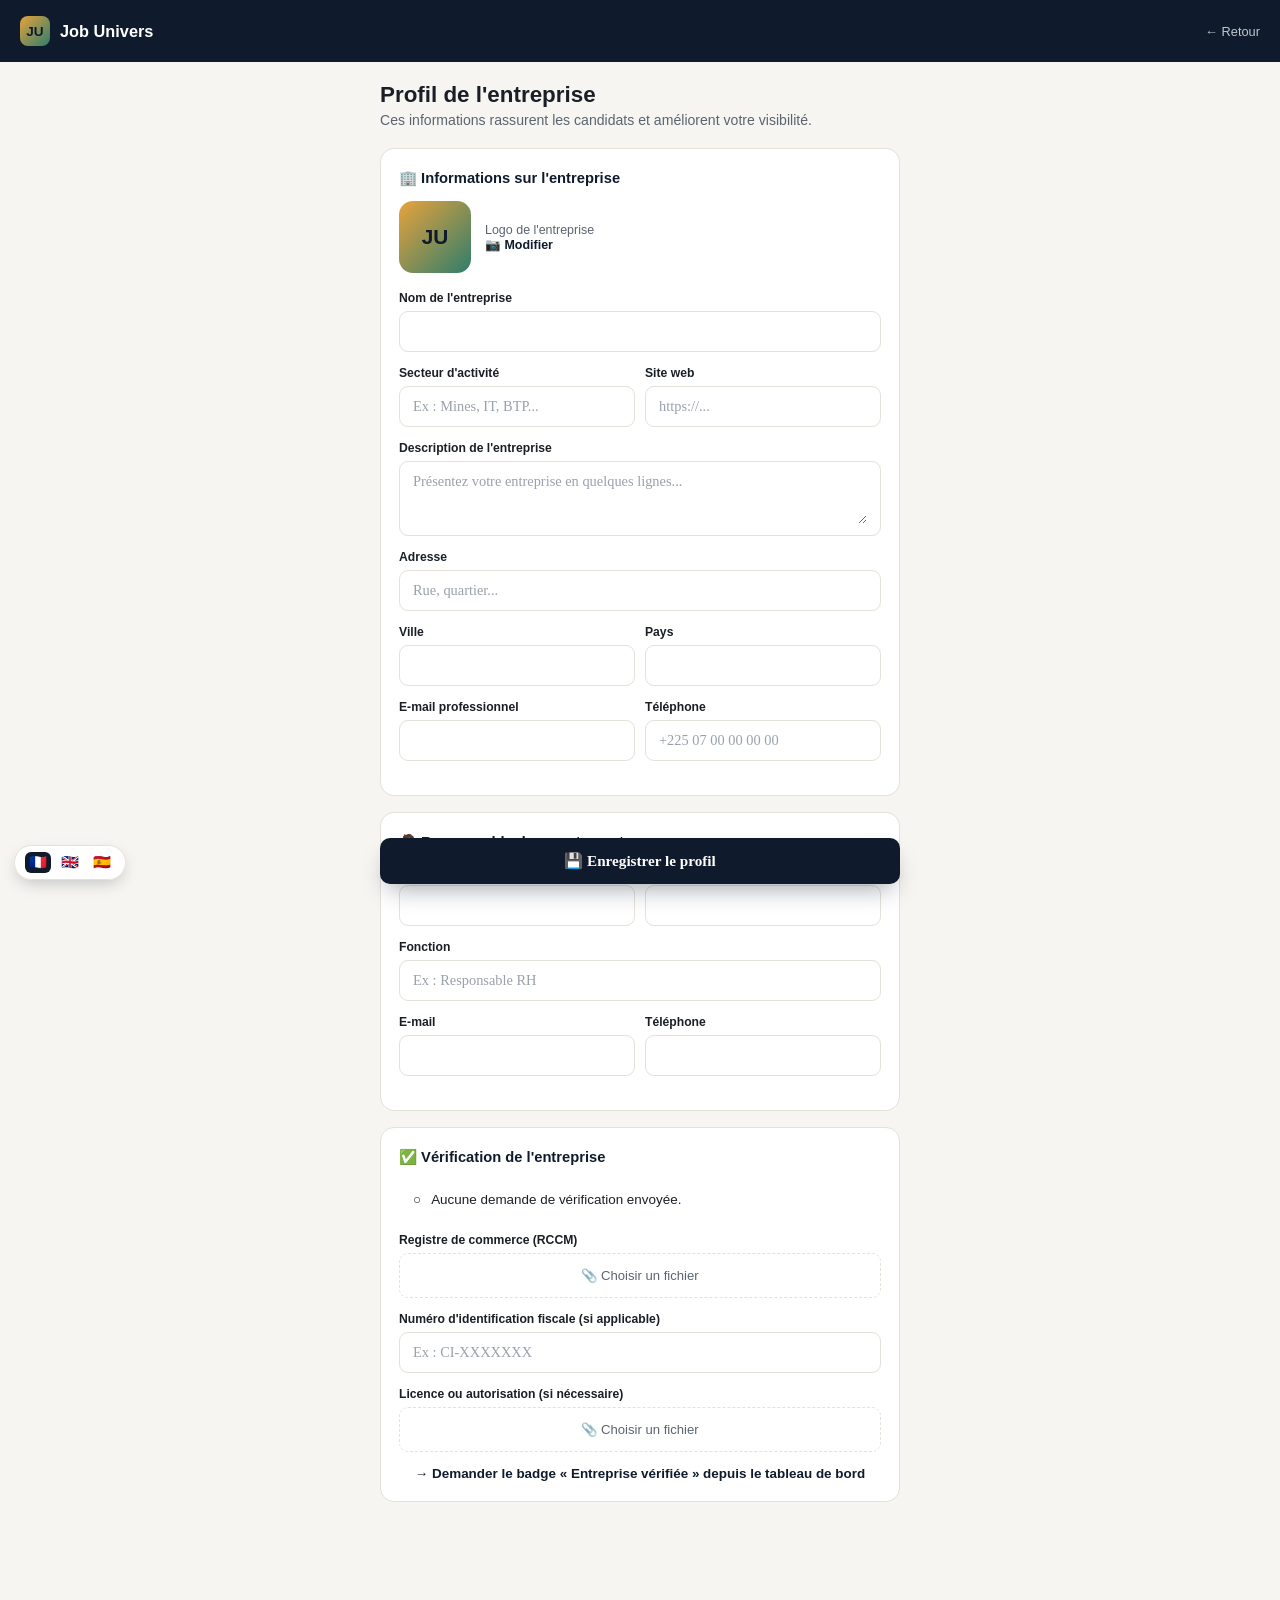
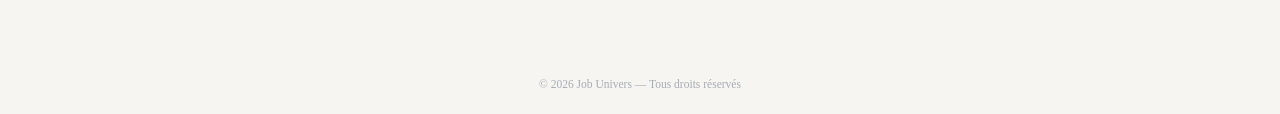
<file: edit-profile-recruteur.html>
<!DOCTYPE html>
<html lang="fr">
<head>
<meta charset="UTF-8">
<meta name="viewport" content="width=device-width, initial-scale=1.0">
<title>Profil entreprise — Job Univers</title>
<style>
  :root{
    --navy:#0F1B2D; --navy-light:#16273E; --cream:#F7F5F1; --gold:#E8A33D; --teal:#2E7D6B;
    --ink:#1A1F26; --ink-soft:#5B6470; --line:#E4E1D9; --white:#FFFFFF; --danger:#C4432E; --radius:14px;
  }
  *{box-sizing:border-box; margin:0; padding:0;}
  body{font-family:'Inter', sans-serif; background:var(--cream); color:var(--ink); -webkit-font-smoothing:antialiased;}
  h1,h2,.brand{font-family:'Sora', sans-serif;}
  a{color:inherit; text-decoration:none;}

  .topbar{background:var(--navy); color:var(--white); padding:16px 20px; display:flex; align-items:center; justify-content:space-between; position:sticky; top:0; z-index:50;}
  .brand{display:flex; align-items:center; gap:10px; font-size:1.02rem; font-weight:700;}
  .brand-mark{width:30px; height:30px; border-radius:8px; background:linear-gradient(135deg, var(--gold), var(--teal)); display:flex; align-items:center; justify-content:center; font-family:'Sora', sans-serif; font-weight:800; color:var(--navy); font-size:0.85rem;}
  .back-link{font-size:0.8rem; color:rgba(255,255,255,0.75);}

  .wrap{max-width:560px; margin:0 auto; padding:20px 20px 90px;}
  h1.title{font-size:1.4rem; font-weight:800; margin-bottom:4px;}
  p.subtitle{color:var(--ink-soft); font-size:0.88rem; margin-bottom:20px;}

  .card{background:var(--white); border:1px solid var(--line); border-radius:var(--radius); padding:20px 18px; margin-bottom:16px;}
  .card h2{font-size:0.92rem; font-weight:700; margin-bottom:14px; color:var(--navy); display:flex; align-items:center; gap:8px;}

  .field-group{margin-bottom:14px;}
  label{display:block; font-size:0.76rem; font-weight:600; margin-bottom:6px;}
  .field{display:flex; align-items:center; gap:10px; border:1.5px solid var(--line); border-radius:9px; padding:11px 13px;}
  .field:focus-within{border-color:var(--navy);}
  .field input, .field textarea, .field select{border:none; outline:none; font-family:'Inter'; font-size:0.9rem; width:100%; background:transparent; color:var(--ink); resize:vertical;}
  .field input::placeholder, .field textarea::placeholder{color:#9AA1AB;}
  .row-2{display:grid; grid-template-columns:1fr 1fr; gap:10px;}

  .logo-row{display:flex; align-items:center; gap:14px; margin-bottom:18px;}
  .logo-avatar{
    width:72px; height:72px; border-radius:14px; background:linear-gradient(135deg,var(--gold),var(--teal));
    display:flex; align-items:center; justify-content:center; font-family:'Sora',sans-serif; font-weight:800;
    color:var(--navy); font-size:1.3rem; cursor:pointer; background-size:cover; background-position:center; flex-shrink:0;
  }
  .logo-hint{font-size:0.78rem; color:var(--ink-soft);}

  .file-drop{border:1.5px dashed var(--line); border-radius:9px; padding:14px; text-align:center; font-size:0.82rem; color:var(--ink-soft); cursor:pointer;}
  .file-drop.filled{border-color:var(--teal); color:var(--teal); border-style:solid; background:#F0F9F5;}
  .file-input{display:none;}

  .badge-status{
    display:flex; align-items:center; gap:10px; padding:12px 14px; border-radius:10px; font-size:0.84rem; margin-bottom:14px;
  }
  .badge-status.none{background:#F1EFEA; color:var(--ink-soft);}
  .badge-status.pending{background:#FFF4E0; color:#B57612;}
  .badge-status.verified{background:#E4F3E9; color:#22823F; font-weight:600;}

  .btn-primary{width:100%; background:var(--navy); color:var(--white); border:none; border-radius:10px; padding:14px; font-family:'Sora'; font-weight:700; font-size:0.95rem; cursor:pointer; position:sticky; bottom:16px; box-shadow:0 12px 24px -8px rgba(15,27,45,0.4);}
  .btn-primary:hover{background:var(--navy-light);}

  .msg{font-size:0.84rem; padding:12px 14px; border-radius:8px; margin-bottom:16px; text-align:center;}
  .msg.success{background:#E4F3E9; color:#22823F;}
  [hidden]{display:none !important;}

  footer{text-align:center; padding:24px 20px; font-family:'IBM Plex Mono'; font-size:0.72rem; color:#A6ACB5;}
</style>
</head>
<body>

<div class="topbar">
  <div class="brand"><span class="brand-mark">JU</span>Job Univers</div>
  <a href="dashboard-recruteur.html" class="back-link">← Retour</a>
</div>

<div class="wrap">
  <h1 class="title">Profil de l'entreprise</h1>
  <p class="subtitle">Ces informations rassurent les candidats et améliorent votre visibilité.</p>

  <div id="msg-box"></div>

  <form id="profile-form">

    <div class="card">
      <h2>🏢 Informations sur l'entreprise</h2>

      <div class="logo-row">
        <div class="logo-avatar" id="logo-avatar" onclick="document.getElementById('logo-input').click()">JU</div>
        <div>
          <div class="logo-hint">Logo de l'entreprise</div>
          <div class="logo-hint" style="color:var(--navy); font-weight:600; cursor:pointer;" onclick="document.getElementById('logo-input').click()">📷 Modifier</div>
        </div>
        <input type="file" id="logo-input" class="file-input" accept="image/*">
      </div>

      <div class="field-group"><label>Nom de l'entreprise</label><div class="field"><input type="text" id="company" required></div></div>
      <div class="row-2">
        <div class="field-group"><label>Secteur d'activité</label><div class="field"><input type="text" id="sector" placeholder="Ex : Mines, IT, BTP..."></div></div>
        <div class="field-group"><label>Site web</label><div class="field"><input type="url" id="website" placeholder="https://..."></div></div>
      </div>
      <div class="field-group"><label>Description de l'entreprise</label><div class="field"><textarea id="description" rows="3" placeholder="Présentez votre entreprise en quelques lignes..."></textarea></div></div>
      <div class="field-group"><label>Adresse</label><div class="field"><input type="text" id="address" placeholder="Rue, quartier..."></div></div>
      <div class="row-2">
        <div class="field-group"><label>Ville</label><div class="field"><input type="text" id="city"></div></div>
        <div class="field-group"><label>Pays</label><div class="field"><input type="text" id="country"></div></div>
      </div>
      <div class="row-2">
        <div class="field-group"><label>E-mail professionnel</label><div class="field"><input type="email" id="proEmail" readonly style="opacity:0.7;"></div></div>
        <div class="field-group"><label>Téléphone</label><div class="field"><input type="tel" id="companyPhone" placeholder="+225 07 00 00 00 00"></div></div>
      </div>
    </div>

    <div class="card">
      <h2>🧑‍💼 Responsable du recrutement</h2>
      <div class="row-2">
        <div class="field-group"><label>Prénom</label><div class="field"><input type="text" id="contactFirstName"></div></div>
        <div class="field-group"><label>Nom</label><div class="field"><input type="text" id="contactLastName"></div></div>
      </div>
      <div class="field-group"><label>Fonction</label><div class="field"><input type="text" id="contactFunction" placeholder="Ex : Responsable RH"></div></div>
      <div class="row-2">
        <div class="field-group"><label>E-mail</label><div class="field"><input type="email" id="contactEmail"></div></div>
        <div class="field-group"><label>Téléphone</label><div class="field"><input type="tel" id="contactPhone"></div></div>
      </div>
    </div>

    <div class="card">
      <h2>✅ Vérification de l'entreprise</h2>

      <div class="badge-status" id="badge-status-box">
        <span id="badge-status-icon">○</span>
        <span id="badge-status-text">Aucune demande de vérification envoyée.</span>
      </div>

      <div class="field-group">
        <label>Registre de commerce (RCCM)</label>
        <div class="file-drop" id="drop-rccm" onclick="document.getElementById('file-rccm').click()">📎 Choisir un fichier</div>
        <input type="file" id="file-rccm" class="file-input" accept=".pdf,image/*">
      </div>
      <div class="field-group">
        <label>Numéro d'identification fiscale (si applicable)</label>
        <div class="field"><input type="text" id="taxId" placeholder="Ex : CI-XXXXXXX"></div>
      </div>
      <div class="field-group">
        <label>Licence ou autorisation (si nécessaire)</label>
        <div class="file-drop" id="drop-license" onclick="document.getElementById('file-license').click()">📎 Choisir un fichier</div>
        <input type="file" id="file-license" class="file-input" accept=".pdf,image/*">
      </div>

      <a href="dashboard-recruteur.html" style="display:block; text-align:center; font-size:0.84rem; font-weight:600; color:var(--navy); margin-top:8px;">
        → Demander le badge « Entreprise vérifiée » depuis le tableau de bord
      </a>
    </div>

    <button type="submit" class="btn-primary">💾 Enregistrer le profil</button>
  </form>
</div>

<footer>© 2026 Job Univers — Tous droits réservés</footer>

<script src="photo-editor.js"></script>
<script>
  const form = document.getElementById('profile-form');
  const msgBox = document.getElementById('msg-box');
  const data = JSON.parse(localStorage.getItem('ju_recruiter') || '{}');

  const simpleFields = [
    'company','sector','website','description','address','city','country','companyPhone',
    'contactFirstName','contactLastName','contactFunction','contactEmail','contactPhone','taxId'
  ];
  simpleFields.forEach(function (f) {
    const el = document.getElementById(f);
    if (el && data[f] !== undefined) el.value = data[f];
  });
  document.getElementById('proEmail').value = data.email || '';
  if (!data.contactEmail && data.email) document.getElementById('contactEmail').value = data.email;

  /* ---------- Logo ---------- */
  const logoAvatar = document.getElementById('logo-avatar');
  if (data.logo) {
    logoAvatar.style.backgroundImage = 'url(' + data.logo + ')';
    logoAvatar.textContent = '';
  }
  document.getElementById('logo-input').addEventListener('change', function () {
    const file = this.files[0];
    if (!file) return;
    openCropModal(file, 'circle', 300, 300, function (croppedDataUrl) {
      logoAvatar.style.backgroundImage = 'url(' + croppedDataUrl + ')';
      logoAvatar.textContent = '';
      pendingLogo = croppedDataUrl;
    });
    this.value = '';
  });
  let pendingLogo = data.logo || null;

  /* ---------- Statut du badge ---------- */
  const statusBox = document.getElementById('badge-status-box');
  const statusIcon = document.getElementById('badge-status-icon');
  const statusText = document.getElementById('badge-status-text');
  if (data.verified) {
    statusBox.className = 'badge-status verified';
    statusIcon.textContent = '✔';
    statusText.textContent = 'Entreprise vérifiée';
  }

  /* ---------- Documents de vérification ---------- */
  const fileKeys = ['rccm', 'license'];
  const filesData = data.verificationDocs || {};
  fileKeys.forEach(function (key) {
    const drop = document.getElementById('drop-' + key);
    const input = document.getElementById('file-' + key);
    if (filesData[key]) {
      drop.textContent = '✅ ' + filesData[key].name;
      drop.classList.add('filled');
    }
    input.addEventListener('change', function () {
      const file = input.files[0];
      if (!file) return;
      if (file.size > 2.5 * 1024 * 1024) {
        alert("Ce fichier dépasse 2,5 Mo, merci d'en choisir un plus léger.");
        return;
      }
      const reader = new FileReader();
      reader.onload = function () {
        filesData[key] = { name: file.name, data: reader.result };
        drop.textContent = '✅ ' + file.name;
        drop.classList.add('filled');
      };
      reader.readAsDataURL(file);
    });
  });

  /* ---------- Enregistrement ---------- */
  form.addEventListener('submit', function (e) {
    e.preventDefault();

    const current = JSON.parse(localStorage.getItem('ju_recruiter') || '{}');
    simpleFields.forEach(function (f) {
      const el = document.getElementById(f);
      if (el) current[f] = el.value.trim();
    });
    if (pendingLogo) current.logo = pendingLogo;
    current.verificationDocs = filesData;

    try {
      localStorage.setItem('ju_recruiter', JSON.stringify(current));
      msgBox.innerHTML = '<div class="msg success">✅ Profil entreprise enregistré ! Redirection...</div>';
      setTimeout(function () { window.location.href = 'dashboard-recruteur.html'; }, 1200);
    } catch (err) {
      msgBox.innerHTML = '<div class="msg" style="background:#FBEAE7;color:#C4432E;">⚠️ Stockage plein. Réduisez la taille des fichiers.</div>';
    }
  });
</script>

<script src="i18n.js"></script>
</body>
</html>
</file>
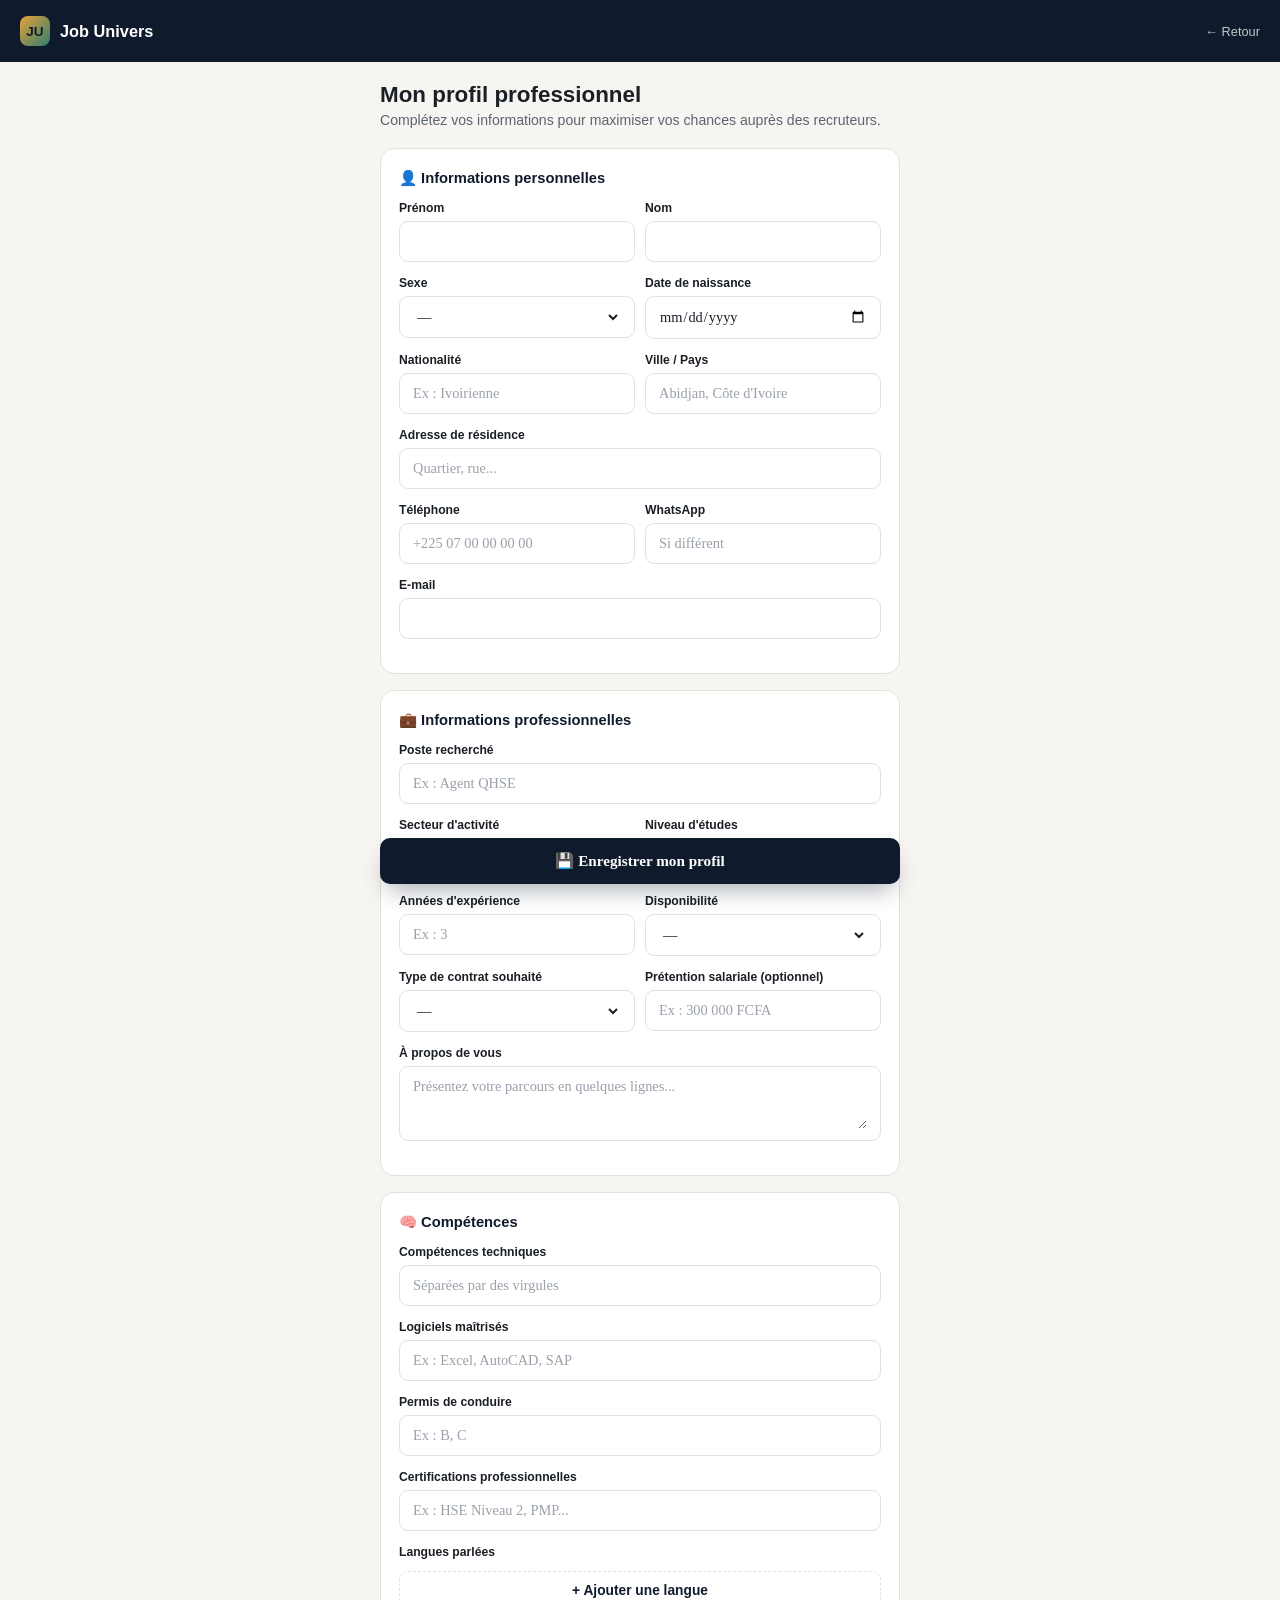
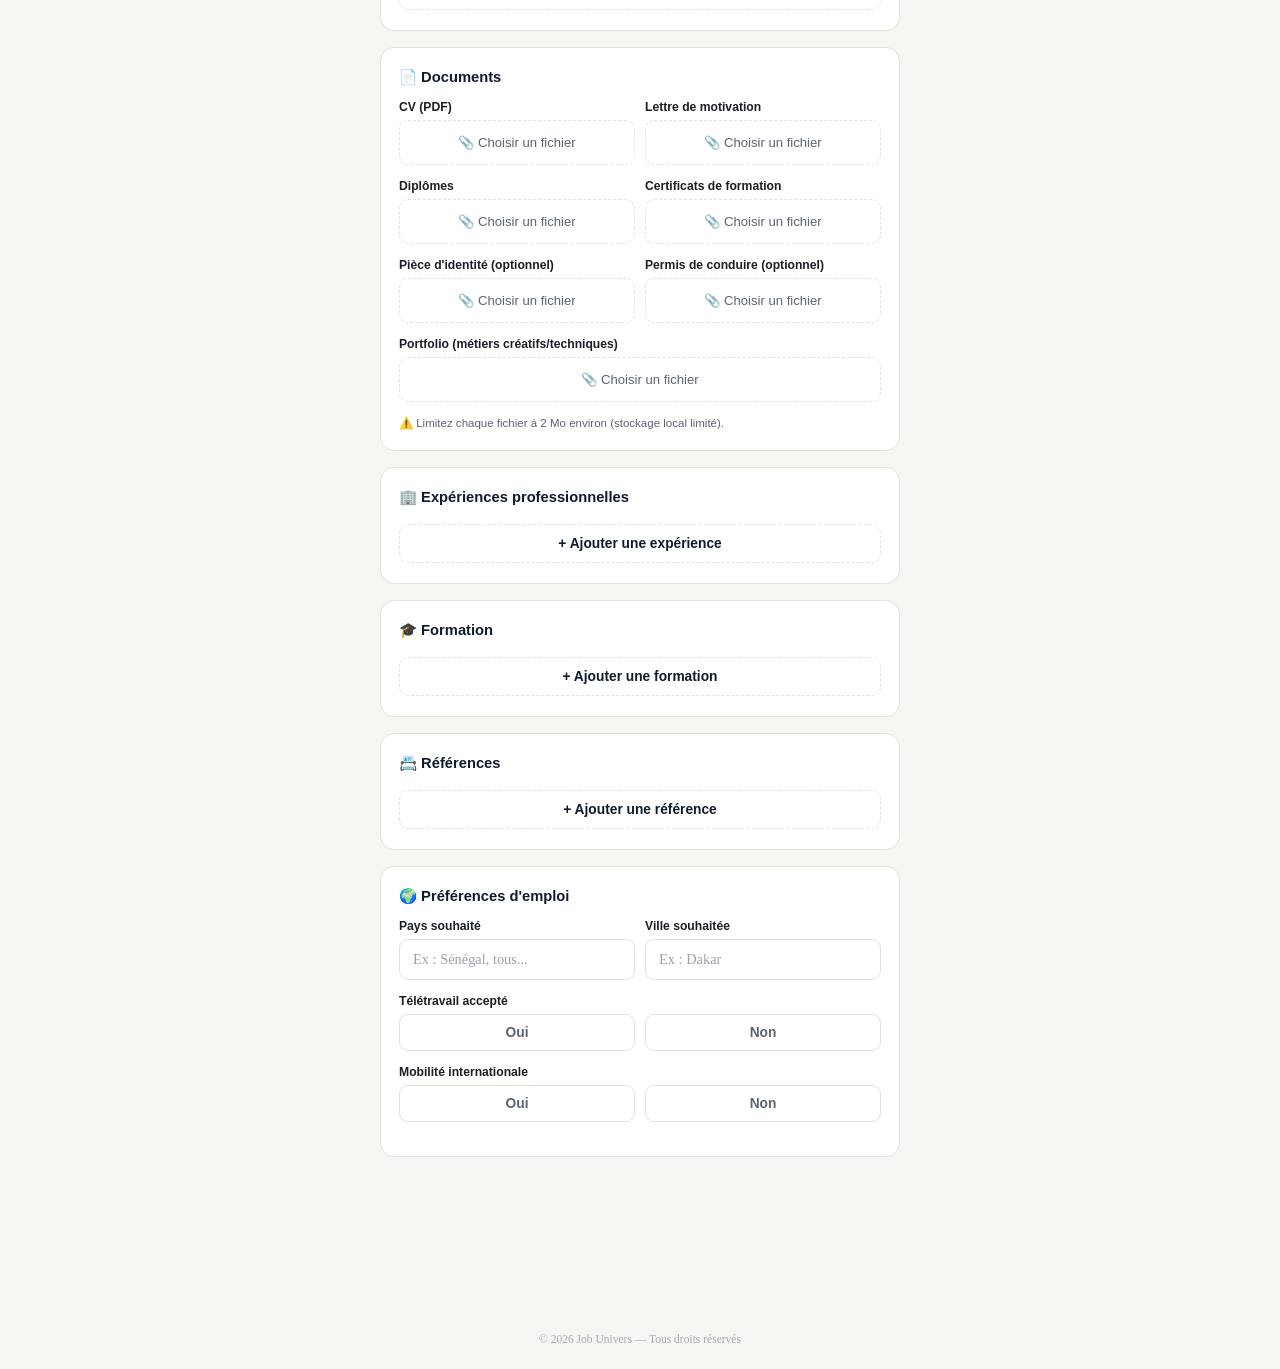
<file: edit-profile.html>
<!DOCTYPE html>
<html lang="fr">
<head>
<meta charset="UTF-8">
<meta name="viewport" content="width=device-width, initial-scale=1.0">
<title>Mon profil — Job Univers</title>
<style>
  :root{
    --navy:#0F1B2D; --navy-light:#16273E; --cream:#F7F5F1; --gold:#E8A33D; --teal:#2E7D6B;
    --ink:#1A1F26; --ink-soft:#5B6470; --line:#E4E1D9; --white:#FFFFFF; --danger:#C4432E; --radius:14px;
  }
  *{box-sizing:border-box; margin:0; padding:0;}
  body{font-family:'Inter', sans-serif; background:var(--cream); color:var(--ink); -webkit-font-smoothing:antialiased;}
  h1,h2,.brand{font-family:'Sora', sans-serif;}
  a{color:inherit; text-decoration:none;}

  .topbar{background:var(--navy); color:var(--white); padding:16px 20px; display:flex; align-items:center; justify-content:space-between; position:sticky; top:0; z-index:50;}
  .brand{display:flex; align-items:center; gap:10px; font-size:1.02rem; font-weight:700;}
  .brand-mark{width:30px; height:30px; border-radius:8px; background:linear-gradient(135deg, var(--gold), var(--teal)); display:flex; align-items:center; justify-content:center; font-family:'Sora', sans-serif; font-weight:800; color:var(--navy); font-size:0.85rem;}
  .back-link{font-size:0.8rem; color:rgba(255,255,255,0.75);}

  .wrap{max-width:560px; margin:0 auto; padding:20px 20px 90px;}
  h1.title{font-size:1.4rem; font-weight:800; margin-bottom:4px;}
  p.subtitle{color:var(--ink-soft); font-size:0.88rem; margin-bottom:20px;}

  .card{background:var(--white); border:1px solid var(--line); border-radius:var(--radius); padding:20px 18px; margin-bottom:16px;}
  .card h2{font-size:0.92rem; font-weight:700; margin-bottom:14px; color:var(--navy); display:flex; align-items:center; gap:8px;}

  .field-group{margin-bottom:14px;}
  label{display:block; font-size:0.76rem; font-weight:600; margin-bottom:6px;}
  .field{display:flex; align-items:center; gap:10px; border:1.5px solid var(--line); border-radius:9px; padding:11px 13px;}
  .field:focus-within{border-color:var(--navy);}
  .field input, .field textarea, .field select{border:none; outline:none; font-family:'Inter'; font-size:0.9rem; width:100%; background:transparent; color:var(--ink); resize:vertical;}
  .field input::placeholder, .field textarea::placeholder{color:#9AA1AB;}
  .row-2{display:grid; grid-template-columns:1fr 1fr; gap:10px;}

  .toggle-group{display:flex; gap:10px;}
  .toggle-btn{flex:1; text-align:center; padding:10px; border:1.5px solid var(--line); border-radius:9px; font-size:0.86rem; font-weight:600; cursor:pointer; background:var(--white); color:var(--ink-soft);}
  .toggle-btn.active{background:var(--navy); color:var(--white); border-color:var(--navy);}

  .file-drop{border:1.5px dashed var(--line); border-radius:9px; padding:14px; text-align:center; font-size:0.82rem; color:var(--ink-soft); cursor:pointer;}
  .file-drop.filled{border-color:var(--teal); color:var(--teal); border-style:solid; background:#F0F9F5;}
  .file-input{display:none;}

  .repeatable-item{border:1px solid var(--line); border-radius:10px; padding:14px; margin-bottom:12px; position:relative;}
  .remove-item{position:absolute; top:10px; right:10px; background:none; border:none; color:var(--danger); font-size:1.1rem; cursor:pointer; line-height:1;}
  .btn-add{width:100%; border:1.5px dashed var(--line); background:none; border-radius:9px; padding:11px; font-size:0.86rem; font-weight:600; color:var(--navy); cursor:pointer; margin-top:4px;}

  .lang-row{display:flex; gap:8px; margin-bottom:8px; align-items:center;}
  .lang-row input{flex:1.4;}
  .lang-row select{flex:1;}

  .btn-primary{width:100%; background:var(--navy); color:var(--white); border:none; border-radius:10px; padding:14px; font-family:'Sora'; font-weight:700; font-size:0.95rem; cursor:pointer; position:sticky; bottom:16px; box-shadow:0 12px 24px -8px rgba(15,27,45,0.4);}
  .btn-primary:hover{background:var(--navy-light);}

  .msg{font-size:0.84rem; padding:12px 14px; border-radius:8px; margin-bottom:16px; text-align:center;}
  .msg.success{background:#E4F3E9; color:#22823F;}
  [hidden]{display:none !important;}

  footer{text-align:center; padding:24px 20px; font-family:'IBM Plex Mono'; font-size:0.72rem; color:#A6ACB5;}
</style>
</head>
<body>

<div class="topbar">
  <div class="brand"><span class="brand-mark">JU</span>Job Univers</div>
  <a href="dashboard.html" class="back-link">← Retour</a>
</div>

<div class="wrap">
  <h1 class="title">Mon profil professionnel</h1>
  <p class="subtitle">Complétez vos informations pour maximiser vos chances auprès des recruteurs.</p>

  <div id="msg-box"></div>

  <form id="profile-form">

    <div class="card">
      <h2>👤 Informations personnelles</h2>
      <div class="row-2">
        <div class="field-group"><label>Prénom</label><div class="field"><input type="text" id="firstName"></div></div>
        <div class="field-group"><label>Nom</label><div class="field"><input type="text" id="lastName"></div></div>
      </div>
      <div class="row-2">
        <div class="field-group">
          <label>Sexe</label>
          <div class="field"><select id="gender"><option value="">—</option><option>Femme</option><option>Homme</option><option>Autre</option></select></div>
        </div>
        <div class="field-group"><label>Date de naissance</label><div class="field"><input type="date" id="birthdate"></div></div>
      </div>
      <div class="row-2">
        <div class="field-group"><label>Nationalité</label><div class="field"><input type="text" id="nationality" placeholder="Ex : Ivoirienne"></div></div>
        <div class="field-group"><label>Ville / Pays</label><div class="field"><input type="text" id="location" placeholder="Abidjan, Côte d'Ivoire"></div></div>
      </div>
      <div class="field-group"><label>Adresse de résidence</label><div class="field"><input type="text" id="address" placeholder="Quartier, rue..."></div></div>
      <div class="row-2">
        <div class="field-group"><label>Téléphone</label><div class="field"><input type="tel" id="phone" placeholder="+225 07 00 00 00 00"></div></div>
        <div class="field-group"><label>WhatsApp</label><div class="field"><input type="tel" id="whatsapp" placeholder="Si différent"></div></div>
      </div>
      <div class="field-group"><label>E-mail</label><div class="field"><input type="email" id="email" readonly style="opacity:0.7;"></div></div>
    </div>

    <div class="card">
      <h2>💼 Informations professionnelles</h2>
      <div class="field-group"><label>Poste recherché</label><div class="field"><input type="text" id="role" placeholder="Ex : Agent QHSE"></div></div>
      <div class="row-2">
        <div class="field-group"><label>Secteur d'activité</label><div class="field"><input type="text" id="sector" placeholder="Ex : Mines, IT..."></div></div>
        <div class="field-group">
          <label>Niveau d'études</label>
          <div class="field"><select id="educationLevel"><option value="">—</option><option>Aucun</option><option>BEPC</option><option>BAC</option><option>BAC+2</option><option>BAC+3 / Licence</option><option>BAC+5 / Master</option><option>Doctorat</option></select></div>
        </div>
      </div>
      <div class="row-2">
        <div class="field-group"><label>Années d'expérience</label><div class="field"><input type="number" id="yearsExperience" min="0" placeholder="Ex : 3"></div></div>
        <div class="field-group">
          <label>Disponibilité</label>
          <div class="field"><select id="availability"><option value="">—</option><option>Immédiate</option><option>Sous 15 jours</option><option>Sous 1 mois</option><option>Sous préavis</option></select></div>
        </div>
      </div>
      <div class="row-2">
        <div class="field-group">
          <label>Type de contrat souhaité</label>
          <div class="field"><select id="contractType"><option value="">—</option><option>CDI</option><option>CDD</option><option>Stage</option><option>Freelance</option><option>Tous</option></select></div>
        </div>
        <div class="field-group"><label>Prétention salariale (optionnel)</label><div class="field"><input type="text" id="salaryExpectation" placeholder="Ex : 300 000 FCFA"></div></div>
      </div>
      <div class="field-group"><label>À propos de vous</label><div class="field"><textarea id="bio" rows="3" placeholder="Présentez votre parcours en quelques lignes..."></textarea></div></div>
    </div>

    <div class="card">
      <h2>🧠 Compétences</h2>
      <div class="field-group"><label>Compétences techniques</label><div class="field"><input type="text" id="skills" placeholder="Séparées par des virgules"></div></div>
      <div class="field-group"><label>Logiciels maîtrisés</label><div class="field"><input type="text" id="software" placeholder="Ex : Excel, AutoCAD, SAP"></div></div>
      <div class="field-group"><label>Permis de conduire</label><div class="field"><input type="text" id="license" placeholder="Ex : B, C"></div></div>
      <div class="field-group"><label>Certifications professionnelles</label><div class="field"><input type="text" id="certifications" placeholder="Ex : HSE Niveau 2, PMP..."></div></div>

      <label style="margin-bottom:8px;">Langues parlées</label>
      <div id="languages-list"></div>
      <button type="button" class="btn-add" id="add-language">+ Ajouter une langue</button>
    </div>

    <div class="card">
      <h2>📄 Documents</h2>
      <div class="row-2">
        <div class="field-group">
          <label>CV (PDF)</label>
          <div class="file-drop" id="drop-cv" onclick="document.getElementById('file-cv').click()">📎 Choisir un fichier</div>
          <input type="file" id="file-cv" class="file-input" accept=".pdf">
        </div>
        <div class="field-group">
          <label>Lettre de motivation</label>
          <div class="file-drop" id="drop-coverLetter" onclick="document.getElementById('file-coverLetter').click()">📎 Choisir un fichier</div>
          <input type="file" id="file-coverLetter" class="file-input" accept=".pdf,.doc,.docx">
        </div>
      </div>
      <div class="row-2">
        <div class="field-group">
          <label>Diplômes</label>
          <div class="file-drop" id="drop-diplomas" onclick="document.getElementById('file-diplomas').click()">📎 Choisir un fichier</div>
          <input type="file" id="file-diplomas" class="file-input" accept=".pdf,image/*">
        </div>
        <div class="field-group">
          <label>Certificats de formation</label>
          <div class="file-drop" id="drop-certificates" onclick="document.getElementById('file-certificates').click()">📎 Choisir un fichier</div>
          <input type="file" id="file-certificates" class="file-input" accept=".pdf,image/*">
        </div>
      </div>
      <div class="row-2">
        <div class="field-group">
          <label>Pièce d'identité (optionnel)</label>
          <div class="file-drop" id="drop-idDoc" onclick="document.getElementById('file-idDoc').click()">📎 Choisir un fichier</div>
          <input type="file" id="file-idDoc" class="file-input" accept=".pdf,image/*">
        </div>
        <div class="field-group">
          <label>Permis de conduire (optionnel)</label>
          <div class="file-drop" id="drop-drivingDoc" onclick="document.getElementById('file-drivingDoc').click()">📎 Choisir un fichier</div>
          <input type="file" id="file-drivingDoc" class="file-input" accept=".pdf,image/*">
        </div>
      </div>
      <div class="field-group">
        <label>Portfolio (métiers créatifs/techniques)</label>
        <div class="file-drop" id="drop-portfolio" onclick="document.getElementById('file-portfolio').click()">📎 Choisir un fichier</div>
        <input type="file" id="file-portfolio" class="file-input" accept=".pdf,image/*">
      </div>
      <p style="font-size:0.72rem; color:var(--ink-soft); margin-top:6px;">⚠️ Limitez chaque fichier à 2 Mo environ (stockage local limité).</p>
    </div>

    <div class="card">
      <h2>🏢 Expériences professionnelles</h2>
      <div id="experiences-list"></div>
      <button type="button" class="btn-add" id="add-experience">+ Ajouter une expérience</button>
    </div>

    <div class="card">
      <h2>🎓 Formation</h2>
      <div id="educations-list"></div>
      <button type="button" class="btn-add" id="add-education">+ Ajouter une formation</button>
    </div>

    <div class="card">
      <h2>📇 Références</h2>
      <div id="references-list"></div>
      <button type="button" class="btn-add" id="add-reference">+ Ajouter une référence</button>
    </div>

    <div class="card">
      <h2>🌍 Préférences d'emploi</h2>
      <div class="row-2">
        <div class="field-group"><label>Pays souhaité</label><div class="field"><input type="text" id="desiredCountry" placeholder="Ex : Sénégal, tous..."></div></div>
        <div class="field-group"><label>Ville souhaitée</label><div class="field"><input type="text" id="desiredCity" placeholder="Ex : Dakar"></div></div>
      </div>
      <div class="field-group">
        <label>Télétravail accepté</label>
        <div class="toggle-group">
          <div class="toggle-btn" data-target="remote" data-value="true">Oui</div>
          <div class="toggle-btn" data-target="remote" data-value="false">Non</div>
        </div>
      </div>
      <div class="field-group">
        <label>Mobilité internationale</label>
        <div class="toggle-group">
          <div class="toggle-btn" data-target="mobility" data-value="true">Oui</div>
          <div class="toggle-btn" data-target="mobility" data-value="false">Non</div>
        </div>
      </div>
    </div>

    <button type="submit" class="btn-primary">💾 Enregistrer mon profil</button>
  </form>
</div>

<footer>© 2026 Job Univers — Tous droits réservés</footer>

<script>
  const form = document.getElementById('profile-form');
  const msgBox = document.getElementById('msg-box');
  const data = JSON.parse(localStorage.getItem('ju_candidate') || '{}');

  const simpleFields = [
    'firstName','lastName','gender','birthdate','nationality','location','address',
    'phone','whatsapp','role','sector','educationLevel','yearsExperience','availability',
    'contractType','salaryExpectation','bio','skills','software','license','certifications',
    'desiredCountry','desiredCity'
  ];
  simpleFields.forEach(f => {
    const el = document.getElementById(f);
    if (el && data[f] !== undefined) el.value = data[f];
  });
  document.getElementById('email').value = data.email || '';
  if (!data.firstName && data.name) document.getElementById('firstName').value = data.name.split(' ')[0] || '';
  if (!data.lastName && data.name) document.getElementById('lastName').value = data.name.split(' ').slice(1).join(' ') || '';

  const toggleState = { remote: data.preferences ? data.preferences.remote : undefined, mobility: data.preferences ? data.preferences.mobility : undefined };
  document.querySelectorAll('.toggle-btn').forEach(btn => {
    const target = btn.dataset.target, value = btn.dataset.value === 'true';
    if (toggleState[target] === value) btn.classList.add('active');
    btn.addEventListener('click', () => {
      document.querySelectorAll('.toggle-btn[data-target="' + target + '"]').forEach(b => b.classList.remove('active'));
      btn.classList.add('active');
      toggleState[target] = value;
    });
  });

  const fileKeys = ['cv','coverLetter','diplomas','certificates','idDoc','drivingDoc','portfolio'];
  const filesData = data.documents || {};

  fileKeys.forEach(key => {
    const drop = document.getElementById('drop-' + key);
    const input = document.getElementById('file-' + key);
    if (filesData[key]) {
      drop.textContent = '✅ ' + filesData[key].name;
      drop.classList.add('filled');
    }
    input.addEventListener('change', () => {
      const file = input.files[0];
      if (!file) return;
      if (file.size > 2.5 * 1024 * 1024) {
        alert('Ce fichier dépasse 2,5 Mo, merci d\'en choisir un plus léger.');
        return;
      }
      const reader = new FileReader();
      reader.onload = () => {
        filesData[key] = { name: file.name, data: reader.result };
        drop.textContent = '✅ ' + file.name;
        drop.classList.add('filled');
      };
      reader.readAsDataURL(file);
    });
  });

  function makeExperienceItem(exp) {
    exp = exp || {};
    const div = document.createElement('div');
    div.className = 'repeatable-item';
    div.innerHTML = '<button type="button" class="remove-item">✕</button>' +
      '<div class="field-group"><label>Entreprise</label><div class="field"><input type="text" class="exp-company" value="' + (exp.company || '') + '"></div></div>' +
      '<div class="field-group"><label>Poste occupé</label><div class="field"><input type="text" class="exp-position" value="' + (exp.position || '') + '"></div></div>' +
      '<div class="row-2">' +
        '<div class="field-group"><label>Début</label><div class="field"><input type="month" class="exp-start" value="' + (exp.startDate || '') + '"></div></div>' +
        '<div class="field-group"><label>Fin</label><div class="field"><input type="month" class="exp-end" value="' + (exp.endDate || '') + '"></div></div>' +
      '</div>' +
      '<div class="field-group"><label>Description des missions</label><div class="field"><textarea class="exp-desc" rows="2">' + (exp.description || '') + '</textarea></div></div>';
    div.querySelector('.remove-item').addEventListener('click', () => div.remove());
    return div;
  }
  const expList = document.getElementById('experiences-list');
  (data.experiences || []).forEach(exp => expList.appendChild(makeExperienceItem(exp)));
  document.getElementById('add-experience').addEventListener('click', () => expList.appendChild(makeExperienceItem()));

  function makeEducationItem(edu) {
    edu = edu || {};
    const div = document.createElement('div');
    div.className = 'repeatable-item';
    div.innerHTML = '<button type="button" class="remove-item">✕</button>' +
      '<div class="field-group"><label>Établissement</label><div class="field"><input type="text" class="edu-school" value="' + (edu.school || '') + '"></div></div>' +
      '<div class="row-2">' +
        '<div class="field-group"><label>Diplôme obtenu</label><div class="field"><input type="text" class="edu-degree" value="' + (edu.degree || '') + '"></div></div>' +
        '<div class="field-group"><label>Année d\'obtention</label><div class="field"><input type="number" class="edu-year" value="' + (edu.year || '') + '"></div></div>' +
      '</div>' +
      '<div class="field-group"><label>Domaine d\'études</label><div class="field"><input type="text" class="edu-field" value="' + (edu.field || '') + '"></div></div>';
    div.querySelector('.remove-item').addEventListener('click', () => div.remove());
    return div;
  }
  const eduList = document.getElementById('educations-list');
  (data.educations || []).forEach(edu => eduList.appendChild(makeEducationItem(edu)));
  document.getElementById('add-education').addEventListener('click', () => eduList.appendChild(makeEducationItem()));

  function makeReferenceItem(ref) {
    ref = ref || {};
    const div = document.createElement('div');
    div.className = 'repeatable-item';
    div.innerHTML = '<button type="button" class="remove-item">✕</button>' +
      '<div class="row-2">' +
        '<div class="field-group"><label>Nom du référent</label><div class="field"><input type="text" class="ref-name" value="' + (ref.name || '') + '"></div></div>' +
        '<div class="field-group"><label>Entreprise</label><div class="field"><input type="text" class="ref-company" value="' + (ref.company || '') + '"></div></div>' +
      '</div>' +
      '<div class="field-group"><label>Fonction</label><div class="field"><input type="text" class="ref-role" value="' + (ref.role || '') + '"></div></div>' +
      '<div class="row-2">' +
        '<div class="field-group"><label>Téléphone</label><div class="field"><input type="tel" class="ref-phone" v
</file>
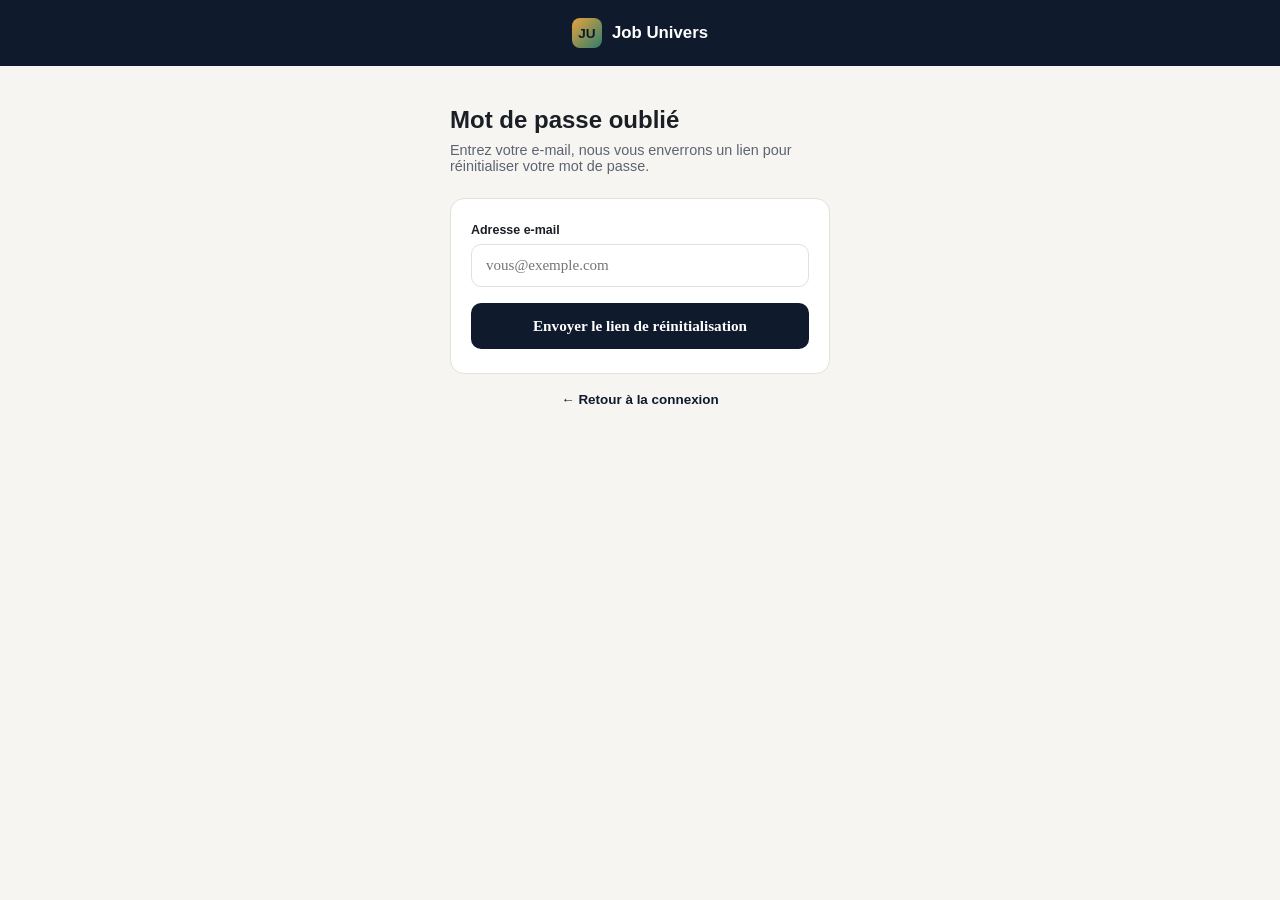
<file: forgot-password.html>
<!DOCTYPE html>
<html lang="fr">
<head>
<meta charset="UTF-8">
<meta name="viewport" content="width=device-width, initial-scale=1.0">
<title>Mot de passe oublié — Job Univers</title>
<style>
  :root{
    --navy:#0F1B2D; --navy-light:#16273E; --cream:#F7F5F1; --gold:#E8A33D; --teal:#2E7D6B;
    --ink:#1A1F26; --ink-soft:#5B6470; --line:#E4E1D9; --white:#FFFFFF; --danger:#C4432E; --radius:14px;
  }
  *{box-sizing:border-box; margin:0; padding:0;}
  body{font-family:'Inter', sans-serif; background:var(--cream); color:var(--ink); -webkit-font-smoothing:antialiased;}
  h1,.brand{font-family:'Sora', sans-serif;}
  a{color:inherit; text-decoration:none;}
  .topbar{background:var(--navy); color:var(--white); padding:18px 24px; display:flex; align-items:center; justify-content:center;}
  .brand{display:flex; align-items:center; gap:10px; font-size:1.05rem; font-weight:700;}
  .brand-mark{width:30px; height:30px; border-radius:8px; background:linear-gradient(135deg, var(--gold), var(--teal)); display:flex; align-items:center; justify-content:center; font-family:'Sora', sans-serif; font-weight:800; color:var(--navy); font-size:0.85rem;}
  .wrap{max-width:420px; margin:0 auto; padding:40px 20px;}
  h1.title{font-size:1.5rem; font-weight:800; margin-bottom:8px;}
  p.subtitle{color:var(--ink-soft); font-size:0.9rem; margin-bottom:24px;}
  .card{background:var(--white); border:1px solid var(--line); border-radius:var(--radius); padding:24px 20px;}
  .field-group{margin-bottom:16px;}
  label{display:block; font-size:0.78rem; font-weight:600; margin-bottom:7px;}
  .field{display:flex; align-items:center; gap:10px; border:1.5px solid var(--line); border-radius:10px; padding:12px 14px;}
  .field:focus-within{border-color:var(--navy);}
  .field input{border:none; outline:none; font-family:'Inter'; font-size:0.94rem; width:100%; background:transparent; color:var(--ink);}
  .btn-primary{width:100%; background:var(--navy); color:var(--white); border:none; border-radius:10px; padding:14px; font-family:'Sora'; font-weight:700; font-size:0.95rem; cursor:pointer;}
  .btn-primary:disabled{opacity:0.6;}
  .msg{font-size:0.84rem; padding:12px 14px; border-radius:8px; margin-bottom:16px; text-align:center;}
  .msg.success{background:#E4F3E9; color:#22823F;}
  .msg.error{background:#FBEAE7; color:var(--danger);}
  .back-link{display:block; text-align:center; margin-top:18px; font-size:0.84rem; color:var(--navy); font-weight:600;}
</style>
</head>
<body>

<div class="topbar"><div class="brand"><span class="brand-mark">JU</span>Job Univers</div></div>

<div class="wrap">
  <h1 class="title">Mot de passe oublié</h1>
  <p class="subtitle">Entrez votre e-mail, nous vous enverrons un lien pour réinitialiser votre mot de passe.</p>

  <div class="card">
    <div id="msg-box"></div>
    <form id="forgot-form">
      <div class="field-group">
        <label for="email">Adresse e-mail</label>
        <div class="field"><input type="email" id="email" placeholder="vous@exemple.com" required></div>
      </div>
      <button type="submit" class="btn-primary" id="send-btn">Envoyer le lien de réinitialisation</button>
    </form>
  </div>

  <a href="login.html" class="back-link">← Retour à la connexion</a>
</div>

<script>
  const API_BASE = "http://localhost:3003";
  const form = document.getElementById('forgot-form');
  const msgBox = document.getElementById('msg-box');
  const sendBtn = document.getElementById('send-btn');

  form.addEventListener('submit', async (e) => {
    e.preventDefault();
    msgBox.innerHTML = '';
    const email = document.getElementById('email').value.trim();

    sendBtn.disabled = true;
    sendBtn.textContent = "Envoi en cours...";

    try {
      await fetch(`${API_BASE}/forgot-password`, {
        method: 'POST',
        headers: { 'Content-Type': 'application/json' },
        body: JSON.stringify({ email })
      });
      msgBox.innerHTML = '<div class="msg success">✅ Si un compte existe avec cet e-mail, un lien de réinitialisation vient d\'être envoyé.</div>';
      form.reset();
    } catch (err) {
      msgBox.innerHTML = '<div class="msg error">Impossible de contacter le serveur. Vérifiez qu\'il est bien lancé.</div>';
    }

    sendBtn.disabled = false;
    sendBtn.textContent = "Envoyer le lien de réinitialisation";
  });
</script>

</body>
</html>
</file>
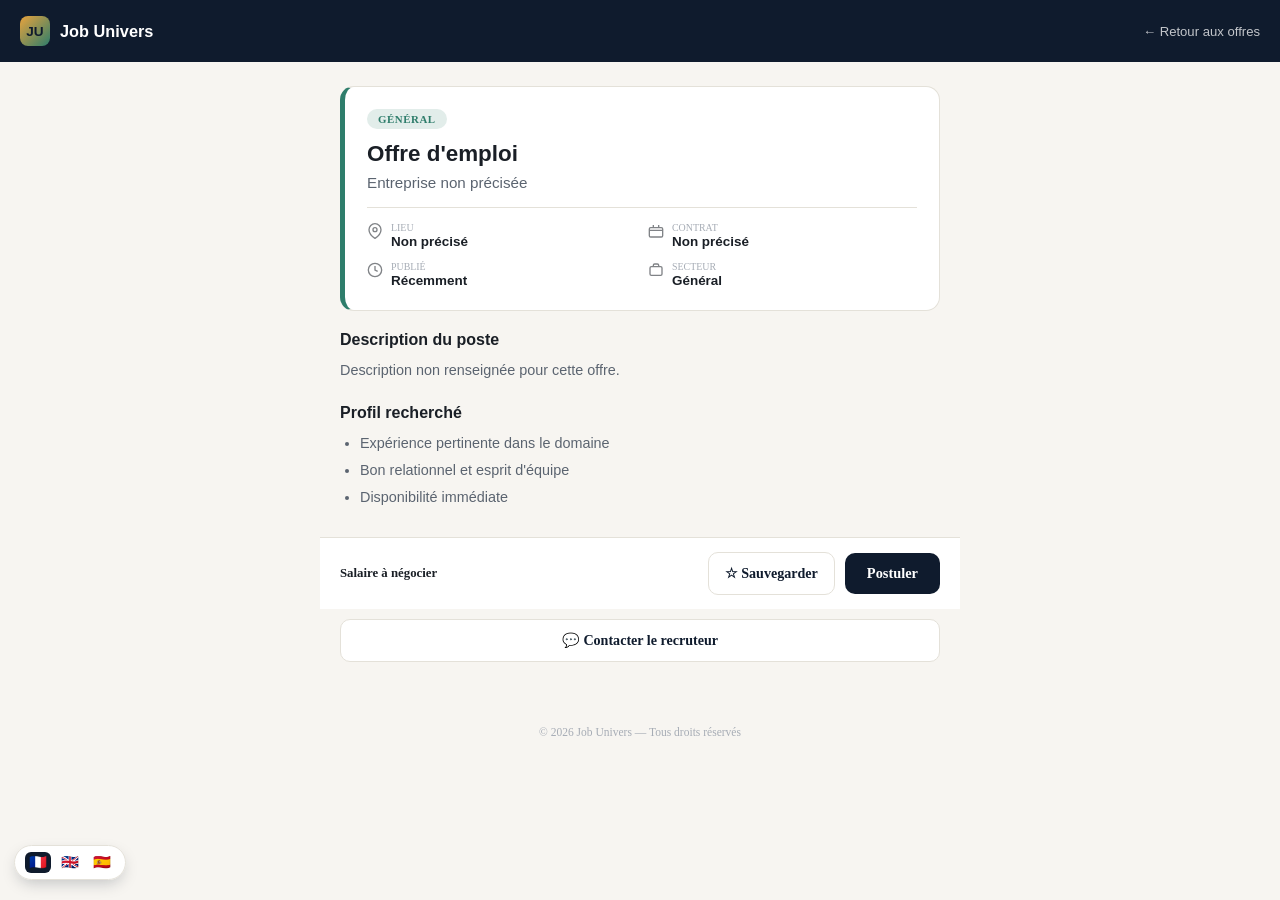
<file: job-detail.html>
<!DOCTYPE html>
<html lang="fr">
<head>
<meta charset="UTF-8">
<meta name="viewport" content="width=device-width, initial-scale=1.0">
<title>Détail de l'offre — Job Univers</title>
<style>
  :root{
    --navy:#0F1B2D;
    --navy-light:#16273E;
    --cream:#F7F5F1;
    --gold:#E8A33D;
    --teal:#2E7D6B;
    --ink:#1A1F26;
    --ink-soft:#5B6470;
    --line:#E4E1D9;
    --white:#FFFFFF;
    --radius:14px;
  }
  *{box-sizing:border-box; margin:0; padding:0;}
  body{
    font-family:'Inter', sans-serif;
    background:var(--cream);
    color:var(--ink);
    -webkit-font-smoothing:antialiased;
  }
  h1,h2,.brand{font-family:'Sora', sans-serif;}
  .mono{font-family:'IBM Plex Mono', monospace;}
  a{color:inherit; text-decoration:none;}

  /* ---------- TOP BAR ---------- */
  .topbar{
    background:var(--navy); color:var(--white);
    padding:16px 20px;
    display:flex; align-items:center; justify-content:space-between;
  }
  .brand{display:flex; align-items:center; gap:10px; font-size:1.02rem; font-weight:700;}
  .brand-mark{
    width:30px; height:30px; border-radius:8px;
    background:linear-gradient(135deg, var(--gold), var(--teal));
    display:flex; align-items:center; justify-content:center;
    font-family:'Sora', sans-serif; font-weight:800; color:var(--navy); font-size:0.85rem;
  }
  .back-link{font-size:0.82rem; color:rgba(255,255,255,0.75); display:flex; align-items:center; gap:5px;}

  /* ---------- MAIN ---------- */
  main{max-width:640px; margin:0 auto; padding:24px 20px 40px;}

  .job-header{
    background:var(--white); border:1px solid var(--line); border-radius:var(--radius);
    padding:22px; margin-bottom:20px;
    border-left:5px solid var(--cat-color, var(--teal));
  }
  .job-tag{
    display:inline-block; font-family:'IBM Plex Mono'; font-size:0.68rem; text-transform:uppercase;
    letter-spacing:0.05em; padding:4px 11px; border-radius:100px;
    background:color-mix(in srgb, var(--cat-color, var(--teal)) 14%, white);
    color:var(--cat-color, var(--teal));
    font-weight:600; margin-bottom:12px;
  }
  .job-title{font-size:1.4rem; font-weight:800; margin-bottom:6px; line-height:1.2;}
  .job-company{font-size:0.95rem; color:var(--ink-soft); margin-bottom:16px;}

  .job-meta-grid{
    display:grid; grid-template-columns:1fr 1fr; gap:12px;
    padding-top:14px; border-top:1px solid var(--line);
  }
  .meta-item{display:flex; align-items:flex-start; gap:8px; font-size:0.84rem;}
  .meta-item svg{flex-shrink:0; opacity:0.55; margin-top:1px;}
  .meta-item .lbl{display:block; font-family:'IBM Plex Mono'; font-size:0.62rem; color:#A6ACB5; text-transform:uppercase; margin-bottom:1px;}
  .meta-item .val{font-weight:600;}

  .section{margin-bottom:22px;}
  .section h2{font-size:1rem; font-weight:700; margin-bottom:10px;}
  .section p, .section li{font-size:0.9rem; color:var(--ink-soft); line-height:1.6;}
  .section ul{padding-left:20px; margin-top:6px;}
  .section li{margin-bottom:4px;}

  .apply-bar{
    position:sticky; bottom:0; background:var(--white);
    border-top:1px solid var(--line); padding:14px 20px;
    display:flex; gap:10px; align-items:center;
    margin:0 -20px; margin-top:28px;
  }
  .apply-salary{flex:1; font-family:'IBM Plex Mono'; font-size:0.8rem; font-weight:600;}
  .btn-save{
    background:var(--white); border:1.5px solid var(--line); color:var(--navy);
    border-radius:10px; padding:12px 16px; font-family:'Sora'; font-weight:600; font-size:0.88rem;
    cursor:pointer;
  }
  .btn-apply-big{
    background:var(--navy); color:var(--white); border:none;
    border-radius:10px; padding:12px 22px; font-family:'Sora'; font-weight:700; font-size:0.9rem;
    cursor:pointer; flex-shrink:0;
  }
  .btn-apply-big:hover{background:var(--navy-light);}

  .confirm-box{
    display:none; background:#E4F3E9; border:1px solid #B8DFC4; color:#22823F;
    border-radius:10px; padding:14px; margin-top:14px; font-size:0.86rem; text-align:center;
  }
  .confirm-box.show{display:block;}

  footer{
    text-align:center; padding:24px 20px; font-family:'IBM Plex Mono';
    font-size:0.72rem; color:#A6ACB5;
  }
</style>
</head>
<body>

<div class="topbar">
  <div class="brand"><span class="brand-mark">JU</span>Job Univers</div>
  <a href="index.html" class="back-link">← Retour aux offres</a>
</div>

<main>

  <div class="job-header" id="job-header">
    <span class="job-tag" id="job-tag">Catégorie</span>
    <div class="job-title" id="job-title">Titre de l'offre</div>
    <div class="job-company" id="job-company">Entreprise</div>

    <div class="job-meta-grid">
      <div class="meta-item">
        <svg width="16" height="16" viewBox="0 0 24 24" fill="none" stroke="currentColor" stroke-width="2"><path d="M21 10c0 7-9 13-9 13s-9-6-9-13a9 9 0 0 1 18 0z"/><circle cx="12" cy="10" r="3"/></svg>
        <span><span class="lbl">Lieu</span><span class="val" id="job-location">—</span></span>
      </div>
      <div class="meta-item">
        <svg width="16" height="16" viewBox="0 0 24 24" fill="none" stroke="currentColor" stroke-width="2"><rect x="2" y="7" width="20" height="14" rx="2"/><path d="M16 3v4M8 3v4M2 11h20"/></svg>
        <span><span class="lbl">Contrat</span><span class="val" id="job-contract">—</span></span>
      </div>
      <div class="meta-item">
        <svg width="16" height="16" viewBox="0 0 24 24" fill="none" stroke="currentColor" stroke-width="2"><circle cx="12" cy="12" r="10"/><path d="M12 6v6l4 2"/></svg>
        <span><span class="lbl">Publié</span><span class="val" id="job-date">—</span></span>
      </div>
      <div class="meta-item">
        <svg width="16" height="16" viewBox="0 0 24 24" fill="none" stroke="currentColor" stroke-width="2"><rect x="3" y="7" width="18" height="13" rx="2"/><path d="M8 7V5a2 2 0 0 1 2-2h4a2 2 0 0 1 2 2v2"/></svg>
        <span><span class="lbl">Secteur</span><span class="val" id="job-sector">—</span></span>
      </div>
    </div>
  </div>

  <div class="section">
    <h2>Description du poste</h2>
    <p id="job-description">Description non renseignée pour cette offre.</p>
  </div>

  <div class="section">
    <h2>Profil recherché</h2>
    <ul id="job-requirements">
      <li>Expérience pertinente dans le domaine</li>
      <li>Bon relationnel et esprit d'équipe</li>
      <li>Disponibilité immédiate</li>
    </ul>
  </div>

  <div class="apply-bar">
    <span class="apply-salary" id="job-salary">Salaire à négocier</span>
    <button type="button" class="btn-save" id="btn-save">☆ Sauvegarder</button>
    <button type="button" class="btn-apply-big" id="btn-apply">Postuler</button>
  </div>

  <a href="#" id="contact-link" class="btn-save" style="display:block; text-align:center; text-decoration:none; margin-top:10px;">💬 Contacter le recruteur</a>

  <div class="confirm-box" id="confirm-box">
    ✅ Votre candidature a été envoyée avec succès.
  </div>

</main>

<footer>© 2026 Job Univers — Tous droits réservés</footer>

<script>
  /* ---------- Lecture des paramètres d'URL ---------- */
  const params = new URLSearchParams(window.location.search);

  const data = {
    title: params.get('title') || "Offre d'emploi",
    company: params.get('company') || "Entreprise non précisée",
    location: params.get('location') || "Non précisé",
    contract: params.get('contract') || "Non précisé",
    date: params.get('date') || "Récemment",
    tag: params.get('tag') || "Général",
    color: params.get('color') || "#2E7D6B",
    salary: params.get('salary') || "Salaire à négocier",
    description: params.get('description') || ""
  };

  document.title = `${data.title} — Job Univers`;
  document.getElementById('job-header').style.setProperty('--cat-color', data.color);
  document.getElementById('job-tag').textContent = data.tag;
  document.getElementById('job-title').textContent = data.title;
  document.getElementById('job-company').textContent = data.company;
  document.getElementById('job-location').textContent = data.location;
  document.getElementById('job-contract').textContent = data.contract;
  document.getElementById('job-date').textContent = data.date;
  document.getElementById('job-sector').textContent = data.tag;
  document.getElementById('job-salary').textContent = data.salary;
  if (data.description) {
    document.getElementById('job-description').textContent = data.description;
  }

  /* ---------- Lien vers la messagerie (e-mail recruteur généré à partir de l'entreprise) ---------- */
  const recruiterEmail = data.company.toLowerCase().replace(/[^a-z0-9]/g, '') + '@recruteur.jobunivers.com';
  document.getElementById('contact-link').href = `messages.html?with=${encodeURIComponent(recruiterEmail)}`;

  /* ---------- Bouton Postuler : envoi réel de la candidature ---------- */
  const APPLICATIONS_API = "http://localhost:3002";

  document.getElementById('btn-apply').addEventListener('click', async () => {
    const candidate = JSON.parse(localStorage.getItem('ju_candidate') || 'null');

    if (!candidate || !candidate.email) {
      if (confirm("Vous devez être connecté en tant que candidat pour postuler. Aller à la connexion ?")) {
        window.location.href = 'login.html';
      }
      return;
    }

    const btn = document.getElementById('btn-apply');
    btn.disabled = true;
    btn.textContent = "Envoi en cours...";

    try {
      const res = await fetch(`${APPLICATIONS_API}/applications`, {
        method: 'POST',
        headers: { 'Content-Type': 'application/json' },
        body: JSON.stringify({
          jobId: recruiterEmail + '-' + data.title,
          jobTitle: data.title,
          company: data.company,
          recruiterEmail: recruiterEmail,
          candidateEmail: candidate.email,
          candidateName: candidate.name || '',
          candidatePhone: candidate.phone || candidate.whatsapp || '',
          cv: (candidate.documents && candidate.documents.cv) ? candidate.documents.cv : null
        })
      });
      const result = await res.json();

      if (result.success) {
        document.getElementById('confirm-box').classList.add('show');
        btn.textContent = "Candidature envoyée ✓";
      } else {
        alert(result.error || "Échec de l'envoi de la candidature.");
        btn.disabled = false;
        btn.textContent = "Postuler";
      }
    } catch (err) {
      alert("Impossible de contacter le serveur des candidatures. Vérifiez qu'il est bien lancé.");
      btn.disabled = false;
      btn.textContent = "Postuler";
    }
  });

  document.getElementById('btn-save').addEventListener('click', function () {
    const saved = this.textContent.includes('★');
    this.textContent = saved ? '☆ Sauvegarder' : '★ Sauvegardé';
  });
</script>

<script src="i18n.js"></script>
</body>
</html>
</file>
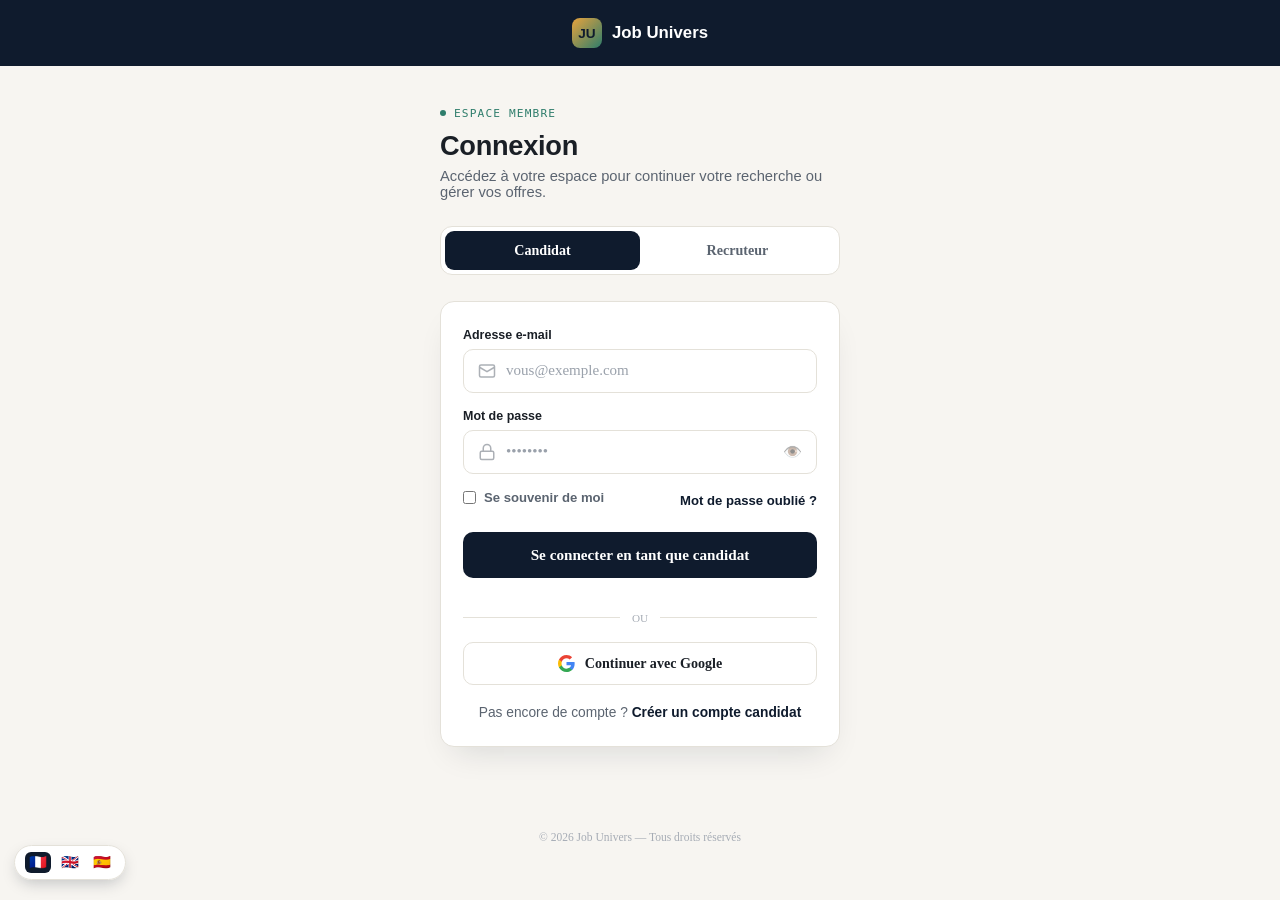
<file: login.html>
<!DOCTYPE html>
<html lang="fr">
<head>
<meta charset="UTF-8">
<meta name="viewport" content="width=device-width, initial-scale=1.0">
<title>Connexion — Job Univers</title>
<style>
  :root{
    --navy:#0F1B2D;
    --navy-light:#16273E;
    --cream:#F7F5F1;
    --gold:#E8A33D;
    --teal:#2E7D6B;
    --ink:#1A1F26;
    --ink-soft:#5B6470;
    --line:#E4E1D9;
    --white:#FFFFFF;
    --danger:#C4432E;
    --radius:14px;
  }
  *{box-sizing:border-box; margin:0; padding:0;}
  body{
    font-family:'Inter', sans-serif;
    background:var(--cream);
    color:var(--ink);
    -webkit-font-smoothing:antialiased;
    min-height:100vh;
  }
  h1,h2,.brand{font-family:'Sora', sans-serif;}
  .mono{font-family:'IBM Plex Mono', monospace;}
  a{color:inherit; text-decoration:none;}

  /* ---------- TOP BAR ---------- */
  .topbar{
    background:var(--navy); color:var(--white);
    padding:18px 24px;
    display:flex; align-items:center; justify-content:center;
  }
  .brand{display:flex; align-items:center; gap:10px; font-size:1.05rem; font-weight:700;}
  .brand-mark{
    width:30px; height:30px; border-radius:8px;
    background:linear-gradient(135deg, var(--gold), var(--teal));
    display:flex; align-items:center; justify-content:center;
    font-family:'Sora', sans-serif; font-weight:800; color:var(--navy); font-size:0.85rem;
  }

  /* ---------- LAYOUT ---------- */
  .wrap{
    max-width:440px; margin:0 auto; padding:36px 20px 60px;
  }
  .eyebrow{
    display:inline-flex; align-items:center; gap:8px;
    font-family:'IBM Plex Mono', monospace; font-size:0.7rem;
    color:var(--teal); text-transform:uppercase; letter-spacing:0.1em;
    margin-bottom:10px;
  }
  .eyebrow::before{content:''; width:6px; height:6px; border-radius:50%; background:var(--teal);}
  h1.title{font-size:1.7rem; font-weight:800; margin-bottom:6px; letter-spacing:-0.01em;}
  p.subtitle{color:var(--ink-soft); font-size:0.92rem; margin-bottom:26px;}

  /* ---------- ROLE SWITCH ---------- */
  .role-switch{
    display:flex; background:var(--white); border:1px solid var(--line);
    border-radius:12px; padding:4px; margin-bottom:26px;
  }
  .role-btn{
    flex:1; text-align:center; padding:11px 0; border-radius:9px;
    font-family:'Sora'; font-weight:600; font-size:0.88rem;
    color:var(--ink-soft); cursor:pointer; border:none; background:transparent;
    transition:background 0.15s ease, color 0.15s ease;
  }
  .role-btn.active{background:var(--navy); color:var(--white);}

  /* ---------- CARD / FORM ---------- */
  .card{
    background:var(--white); border:1px solid var(--line);
    border-radius:var(--radius); padding:26px 22px;
    box-shadow:0 16px 32px -14px rgba(15,27,45,0.14);
  }
  .field-group{margin-bottom:16px;}
  label{
    display:block; font-size:0.78rem; font-weight:600; color:var(--ink);
    margin-bottom:7px;
  }
  .field{
    display:flex; align-items:center; gap:10px;
    border:1.5px solid var(--line); border-radius:10px; padding:12px 14px;
    transition:border-color 0.15s ease;
  }
  .field:focus-within{border-color:var(--navy);}
  .field svg{flex-shrink:0; opacity:0.5;}
  .field input{
    border:none; outline:none; font-family:'Inter'; font-size:0.94rem;
    width:100%; background:transparent; color:var(--ink);
  }
  .field input::placeholder{color:#9AA1AB;}

  .row-between{display:flex; align-items:center; justify-content:space-between; margin-bottom:20px;}
  .remember{display:flex; align-items:center; gap:8px; font-size:0.82rem; color:var(--ink-soft);}
  .remember input{accent-color:var(--navy);}
  .forgot{font-size:0.82rem; font-weight:600; color:var(--navy);}

  .btn-primary{
    width:100%; background:var(--navy); color:var(--white);
    border:none; border-radius:10px; padding:14px;
    font-family:'Sora'; font-weight:700; font-size:0.95rem;
    cursor:pointer; margin-bottom:16px;
  }
  .btn-primary:hover{background:var(--navy-light);}

  .divider{
    display:flex; align-items:center; gap:12px; margin:18px 0;
    font-family:'IBM Plex Mono'; font-size:0.7rem; color:#A6ACB5; text-transform:uppercase;
  }
  .divider::before, .divider::after{content:''; flex:1; height:1px; background:var(--line);}

  .btn-alt{
    width:100%; display:flex; align-items:center; justify-content:center; gap:10px;
    border:1.5px solid var(--line); border-radius:10px; padding:12px;
    font-family:'Inter'; font-weight:600; font-size:0.88rem; color:var(--ink);
    background:var(--white); cursor:pointer; margin-bottom:10px;
  }

  .switch-link{
    text-align:center; font-size:0.86rem; color:var(--ink-soft); margin-top:20px;
  }
  .switch-link a{color:var(--navy); font-weight:600;}

  /* recruiter-only note */
  .info-note{
    display:flex; gap:10px; align-items:flex-start;
    background:color-mix(in srgb, var(--gold) 12%, white);
    border:1px solid color-mix(in srgb, var(--gold) 35%, white);
    border-radius:10px; padding:12px 14px; margin-bottom:20px;
    font-size:0.8rem; color:#8A5A16; line-height:1.4;
  }
  .info-note svg{flex-shrink:0; margin-top:1px;}

  footer{
    text-align:center; padding:24px 20px; font-family:'IBM Plex Mono';
    font-size:0.72rem; color:#A6ACB5;
  }

  [hidden]{display:none !important;}
</style>
<script src="chatbot.js"></script>
</head>
<body>

<div class="topbar">
  <div class="brand"><span class="brand-mark">JU</span>Job Univers</div>
</div>

<div class="wrap">
  <div class="eyebrow">Espace membre</div>
  <h1 class="title">Connexion</h1>
  <p class="subtitle">Accédez à votre espace pour continuer votre recherche ou gérer vos offres.</p>

  <div class="role-switch">
    <button type="button" class="role-btn active" id="tab-candidat" onclick="switchRole('candidat')">Candidat</button>
    <button type="button" class="role-btn" id="tab-recruteur" onclick="switchRole('recruteur')">Recruteur</button>
  </div>

  <div class="card">

    <div class="info-note" id="recruiter-note" hidden>
      <svg width="16" height="16" viewBox="0 0 24 24" fill="none" stroke="#8A5A16" stroke-width="2"><circle cx="12" cy="12" r="10"/><line x1="12" y1="8" x2="12" y2="12"/><line x1="12" y1="16" x2="12.01" y2="16"/></svg>
      <span>Vos offres publiées sont vérifiées manuellement sous 24h avant mise en ligne.</span>
    </div>

    <form>
      <div class="field-group">
        <label for="email">Adresse e-mail</label>
        <div class="field">
          <svg width="18" height="18" viewBox="0 0 24 24" fill="none" stroke="#5B6470" stroke-width="2"><rect x="2" y="4" width="20" height="16" rx="2"/><path d="m2 7 10 6 10-6"/></svg>
          <input type="email" id="email" placeholder="vous@exemple.com" required>
        </div>
      </div>

      <div class="field-group">
        <label for="password">Mot de passe</label>
        <div class="field">
          <svg width="18" height="18" viewBox="0 0 24 24" fill="none" stroke="#5B6470" stroke-width="2"><rect x="3" y="11" width="18" height="11" rx="2"/><path d="M7 11V7a5 5 0 0 1 10 0v4"/></svg>
          <input type="password" autocomplete="current-password" id="password" placeholder="••••••••" required>
        </div>
      </div>

      <div class="row-between">
        <label class="remember"><input type="checkbox">Se souvenir de moi</label>
        <a href="#" class="forgot">Mot de passe oublié ?</a>
      </div>

      <button type="submit" class="btn-primary" id="submit-btn">Se connecter en tant que candidat</button>
    </form>

    <div class="divider">ou</div>

    <button type="button" class="btn-alt">
      <svg width="17" height="17" viewBox="0 0 24 24"><path fill="#4285F4" d="M23.5 12.3c0-.8-.1-1.6-.2-2.3H12v4.5h6.5c-.3 1.5-1.1 2.7-2.4 3.6v3h3.9c2.3-2.1 3.5-5.2 3.5-8.8z"/><path fill="#34A853" d="M12 24c3.2 0 5.9-1.1 7.9-2.9l-3.9-3c-1.1.7-2.4 1.2-4 1.2-3.1 0-5.7-2.1-6.6-4.9H1.4v3.1C3.4 21.3 7.4 24 12 24z"/><path fill="#FBBC05" d="M5.4 14.4c-.2-.7-.4-1.4-.4-2.4s.1-1.6.4-2.4V6.5H1.4C.5 8.2 0 10 0 12s.5 3.8 1.4 5.5l4-3.1z"/><path fill="#EA4335" d="M12 4.7c1.7 0 3.3.6 4.5 1.7l3.4-3.4C17.9 1.2 15.2 0 12 0 7.4 0 3.4 2.7 1.4 6.5l4 3.1c.9-2.8 3.5-4.9 6.6-4.9z"/></svg>
      Continuer avec Google
    </button>

    <p class="switch-link" id="switch-link">
      Pas encore de compte ? <a href="signup.html">Créer un compte candidat</a>
    </p>
  </div>
</div>

<footer>© 2026 Job Univers — Tous droits réservés</footer>

<script>
  function switchRole(role){
    const isCandidat = role === 'candidat';
    document.getElementById('tab-candidat').classList.toggle('active', isCandidat);
    document.getElementById('tab-recruteur').classList.toggle('active', !isCandidat);
    document.getElementById('recruiter-note').hidden = isCandidat;
    document.getElementById('submit-btn').textContent = isCandidat
      ? 'Se connecter en tant que candidat'
      : 'Se connecter en tant que recruteur';
    document.getElementById('switch-link').innerHTML = isCandidat
      ? 'Pas encore de compte ? <a href="signup.html">Créer un compte candidat</a>'
: 'Pas encore de compte entreprise ? <a href="signup-recruteur.html">Créer un compte recruteur</a>'; 
 } 
document.querySelector('form').addEventListener('submit', function(e) {
  e.preventDefault();
  const isRecruiter = document.getElementById('tab-recruteur').classList.contains('active');
  if (isRecruiter) {
    window.location.href = 'dashboard-recruteur.html';
  } else {
    window.location.href = 'dashboard.html';
  }
});
</script>

<script src="i18n.js"></script>
<script src="auth-security.js"></script>
</body>
</html>
</file>
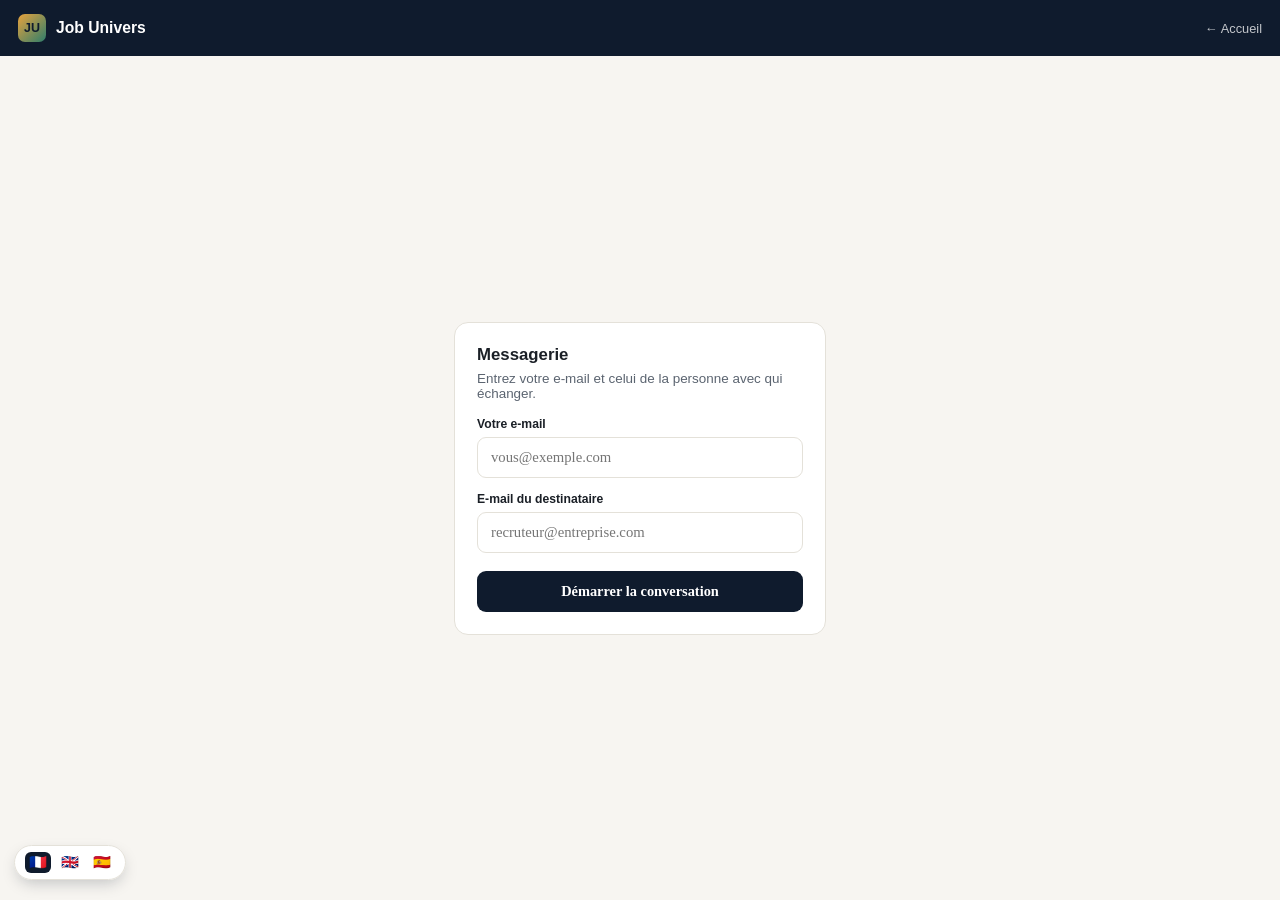
<file: messages.html>
<!DOCTYPE html>
<html lang="fr">
<head>
<meta charset="UTF-8">
<meta name="viewport" content="width=device-width, initial-scale=1.0">
<title>Messagerie — Job Univers</title>
<style>
  :root{
    --navy:#0F1B2D;
    --navy-light:#16273E;
    --cream:#F7F5F1;
    --gold:#E8A33D;
    --teal:#2E7D6B;
    --ink:#1A1F26;
    --ink-soft:#5B6470;
    --line:#E4E1D9;
    --white:#FFFFFF;
  }
  *{box-sizing:border-box; margin:0; padding:0;}
  body{
    font-family:'Inter', sans-serif;
    background:var(--cream);
    color:var(--ink);
    height:100vh;
    display:flex; flex-direction:column;
    -webkit-font-smoothing:antialiased;
  }
  h1,h2,.brand{font-family:'Sora', sans-serif;}
  a{color:inherit; text-decoration:none;}

  .topbar{
    background:var(--navy); color:var(--white);
    padding:14px 18px; display:flex; align-items:center; justify-content:space-between;
    flex-shrink:0;
  }
  .brand{display:flex; align-items:center; gap:10px; font-size:0.98rem; font-weight:700;}
  .brand-mark{
    width:28px; height:28px; border-radius:7px;
    background:linear-gradient(135deg, var(--gold), var(--teal));
    display:flex; align-items:center; justify-content:center;
    font-family:'Sora', sans-serif; font-weight:800; color:var(--navy); font-size:0.78rem;
  }
  .back-link{font-size:0.8rem; color:rgba(255,255,255,0.75);}

  /* ---------- SETUP (identification) ---------- */
  .setup-wrap{max-width:420px; margin:auto; padding:24px; width:100%;}
  .setup-card{
    background:var(--white); border:1px solid var(--line); border-radius:14px; padding:22px;
  }
  .setup-card h2{font-size:1.05rem; margin-bottom:6px;}
  .setup-card p{font-size:0.84rem; color:var(--ink-soft); margin-bottom:16px;}
  .field-group{margin-bottom:14px;}
  label{display:block; font-size:0.76rem; font-weight:600; margin-bottom:6px;}
  input[type="email"]{
    width:100%; border:1.5px solid var(--line); border-radius:9px; padding:11px 13px;
    font-family:'Inter'; font-size:0.92rem; outline:none;
  }
  input[type="email"]:focus{border-color:var(--navy);}
  .btn-primary{
    width:100%; background:var(--navy); color:var(--white); border:none;
    border-radius:9px; padding:12px; font-family:'Sora'; font-weight:700; font-size:0.9rem;
    cursor:pointer; margin-top:4px;
  }

  /* ---------- CHAT VIEW ---------- */
  .chat-header{
    background:var(--white); border-bottom:1px solid var(--line);
    padding:12px 16px; display:flex; align-items:center; gap:10px; flex-shrink:0;
  }
  .chat-avatar{
    width:36px; height:36px; border-radius:50%;
    background:linear-gradient(135deg, var(--gold), var(--teal));
    display:flex; align-items:center; justify-content:center;
    font-family:'Sora'; font-weight:800; color:var(--navy); font-size:0.85rem; flex-shrink:0;
  }
  .chat-with{font-weight:700; font-size:0.92rem;}
  .chat-sub{font-size:0.74rem; color:var(--ink-soft);}
  .switch-btn{margin-left:auto; font-size:0.76rem; color:var(--navy); font-weight:600; background:none; border:none; cursor:pointer;}

  .messages-area{
    flex:1; overflow-y:auto; padding:16px; display:flex; flex-direction:column; gap:8px;
  }
  .bubble{
    max-width:75%; padding:10px 13px; border-radius:14px; font-size:0.88rem; line-height:1.4;
  }
  .bubble.mine{
    align-self:flex-end; background:var(--navy); color:var(--white); border-bottom-right-radius:3px;
  }
  .bubble.theirs{
    align-self:flex-start; background:var(--white); border:1px solid var(--line); border-bottom-left-radius:3px;
  }
  .bubble .time{
    display:block; font-size:0.62rem; margin-top:3px; opacity:0.6;
  }
  .empty-chat{
    margin:auto; text-align:center; color:var(--ink-soft); font-size:0.86rem; padding:20px;
  }

  .input-bar{
    display:flex; gap:8px; padding:12px; background:var(--white);
    border-top:1px solid var(--line); flex-shrink:0;
  }
  .input-bar input{
    flex:1; border:1.5px solid var(--line); border-radius:20px; padding:11px 16px;
    font-family:'Inter'; font-size:0.9rem; outline:none;
  }
  .input-bar input:focus{border-color:var(--navy);}
  .send-btn{
    background:var(--navy); color:var(--white); border:none; border-radius:50%;
    width:42px; height:42px; flex-shrink:0; cursor:pointer; font-size:1.1rem;
  }

  [hidden]{display:none !important;}
</style>
</head>
<body>

<div class="topbar">
  <div class="brand"><span class="brand-mark">JU</span>Job Univers</div>
  <a href="index.html" class="back-link">← Accueil</a>
</div>

<!-- ---------- ÉCRAN 1 : identification ---------- -->
<div class="setup-wrap" id="setup-screen">
  <div class="setup-card">
    <h2>Messagerie</h2>
    <p>Entrez votre e-mail et celui de la personne avec qui échanger.</p>

    <div class="field-group">
      <label for="my-email">Votre e-mail</label>
      <input type="email" id="my-email" placeholder="vous@exemple.com">
    </div>
    <div class="field-group">
      <label for="their-email">E-mail du destinataire</label>
      <input type="email" id="their-email" placeholder="recruteur@entreprise.com">
    </div>
    <button type="button" class="btn-primary" id="start-chat-btn">Démarrer la conversation</button>
  </div>
</div>

<!-- ---------- ÉCRAN 2 : conversation ---------- -->
<div id="chat-screen" hidden style="display:flex; flex-direction:column; flex:1; min-height:0;">
  <div class="chat-header">
    <div class="chat-avatar" id="chat-avatar">--</div>
    <div>
      <div class="chat-with" id="chat-with-name">—</div>
      <div class="chat-sub">Conversation privée</div>
    </div>
    <button type="button" class="switch-btn" id="switch-btn">Changer</button>
  </div>

  <div class="messages-area" id="messages-area">
    <div class="empty-chat">Chargement de la conversation…</div>
  </div>

  <form class="input-bar" id="send-form">
    <input type="text" id="message-input" placeholder="Écrire un message…" autocomplete="off" required>
    <button type="submit" class="send-btn">➤</button>
  </form>
</div>

<script>
  /* ⚠️ Adresse du serveur de messagerie : fonctionne en local uniquement */
  const API_BASE = "http://localhost:3001";

  const setupScreen = document.getElementById('setup-screen');
  const chatScreen = document.getElementById('chat-screen');
  const myEmailInput = document.getElementById('my-email');
  const theirEmailInput = document.getElementById('their-email');

  let myEmail = localStorage.getItem('ju_chat_me') || '';
  let theirEmail = localStorage.getItem('ju_chat_with') || '';

  // Pré-remplit avec l'e-mail du candidat déjà inscrit, si disponible
  const savedProfile = JSON.parse(localStorage.getItem('ju_candidate') || 'null');
  if (!myEmail && savedProfile && savedProfile.email) {
    myEmail = savedProfile.email;
  }

  // Si on arrive depuis un lien "Contacter le recruteur" (ex: job-detail.html)
  const urlParams = new URLSearchParams(window.location.search);
  const withParam = urlParams.get('with');
  if (withParam) {
    theirEmail = withParam;
  }

  function initials(email) {
    return email ? email[0].toUpperCase() : '?';
  }

  function openChat() {
    setupScreen.hidden = true;
    chatScreen.hidden = false;
    document.getElementById('chat-with-name').textContent = theirEmail;
    document.getElementById('chat-avatar').textContent = initials(theirEmail);
    loadMessages();
    pollInterval = setInterval(loadMessages, 3000);
  }

  document.getElementById('start-chat-btn').addEventListener('click', () => {
    const me = myEmailInput.value.trim().toLowerCase();
    const them = theirEmailInput.value.trim().toLowerCase();
    if (!me.includes('@') || !them.includes('@')) {
      alert("Merci d'entrer deux adresses e-mail valides.");
      return;
    }
    myEmail = me;
    theirEmail = them;
    localStorage.setItem('ju_chat_me', myEmail);
    localStorage.setItem('ju_chat_with', theirEmail);
    openChat();
  });

  document.getElementById('switch-btn').addEventListener('click', () => {
    clearInterval(pollInterval);
    chatScreen.hidden = true;
    setupScreen.hidden = false;
    myEmailInput.value = myEmail;
    theirEmailInput.value = '';
  });

  let pollInterval = null;
  let lastRenderedCount = 0;

  async function loadMessages() {
    try {
      const res = await fetch(`${API_BASE}/messages?a=${encodeURIComponent(myEmail)}&b=${encodeURIComponent(theirEmail)}`);
      const data = await res.json();
      renderMessages(data.messages || []);
    } catch (err) {
      document.getElementById('messages-area').innerHTML =
        '<div class="empty-chat">⚠️ Impossible de contacter le serveur de messagerie. Vérifiez qu\'il tourne bien.</div>';
    }
  }

  function renderMessages(messages) {
    if (messages.length === lastRenderedCount) return; // évite de rafraîchir inutilement
    lastRenderedCount = messages.length;

    const area = document.getElementById('messages-area');
    if (messages.length === 0) {
      area.innerHTML = '<div class="empty-chat">Aucun message pour l\'instant. Dites bonjour 👋</div>';
      return;
    }

    area.innerHTML = messages.map(m => {
      const mine = m.from === myEmail;
      const time = new Date(m.timestamp).toLocaleTimeString('fr-FR', { hour: '2-digit', minute: '2-digit' });
      return `<div class="bubble ${mine ? 'mine' : 'theirs'}">${escapeHtml(m.text)}<span class="time">${time}</span></div>`;
    }).join('');

    area.scrollTop = area.scrollHeight;
  }

  function escapeHtml(str) {
    const div = document.createElement('div');
    div.textContent = str;
    return div.innerHTML;
  }

  document.getElementById('send-form').addEventListener('submit', async (e) => {
    e.preventDefault();
    const input = document.getElementById('message-input');
    const text = input.value.trim();
    if (!text) return;

    input.value = '';
    try {
      await fetch(`${API_BASE}/messages`, {
        method: 'POST',
        headers: { 'Content-Type': 'application/json' },
        body: JSON.stringify({ from: myEmail, to: theirEmail, text })
      });
      lastRenderedCount = -1; // force le rafraîchissement
      loadMessages();
    } catch (err) {
      alert("Échec de l'envoi du message.");
    }
  });

  /* ---------- Démarrage automatique si déjà identifié ---------- */
  if (myEmail && theirEmail) {
    localStorage.setItem('ju_chat_me', myEmail);
    localStorage.setItem('ju_chat_with', theirEmail);
    myEmailInput.value = myEmail;
    theirEmailInput.value = theirEmail;
    openChat();
  } else if (myEmail) {
    myEmailInput.value = myEmail;
    if (theirEmail) theirEmailInput.value = theirEmail;
  }
</script>

<script src="i18n.js"></script>
</body>
</html>
</file>
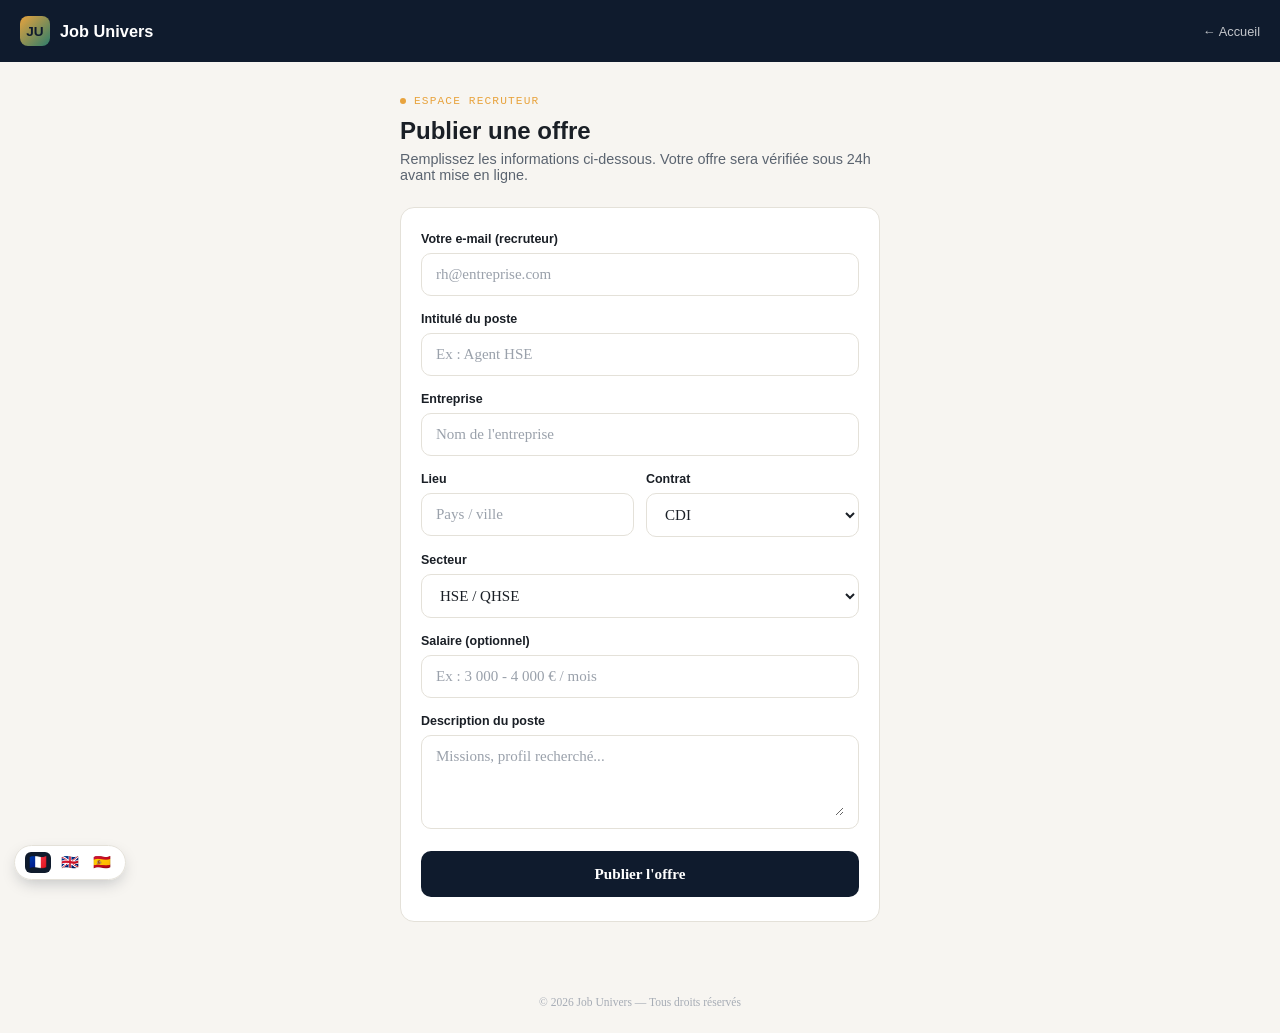
<file: publish-job.html>
<!DOCTYPE html>
<html lang="fr">
<head>
<meta charset="UTF-8">
<meta name="viewport" content="width=device-width, initial-scale=1.0">
<title>Publier une offre — Job Univers</title>
<style>
  :root{
    --navy:#0F1B2D;
    --navy-light:#16273E;
    --cream:#F7F5F1;
    --gold:#E8A33D;
    --teal:#2E7D6B;
    --ink:#1A1F26;
    --ink-soft:#5B6470;
    --line:#E4E1D9;
    --white:#FFFFFF;
    --danger:#C4432E;
    --radius:14px;
  }
  *{box-sizing:border-box; margin:0; padding:0;}
  body{
    font-family:'Inter', sans-serif;
    background:var(--cream);
    color:var(--ink);
    -webkit-font-smoothing:antialiased;
  }
  h1,h2,.brand{font-family:'Sora', sans-serif;}
  a{color:inherit; text-decoration:none;}

  .topbar{
    background:var(--navy); color:var(--white);
    padding:16px 20px; display:flex; align-items:center; justify-content:space-between;
  }
  .brand{display:flex; align-items:center; gap:10px; font-size:1.02rem; font-weight:700;}
  .brand-mark{
    width:30px; height:30px; border-radius:8px;
    background:linear-gradient(135deg, var(--gold), var(--teal));
    display:flex; align-items:center; justify-content:center;
    font-family:'Sora', sans-serif; font-weight:800; color:var(--navy); font-size:0.85rem;
  }
  .back-link{font-size:0.8rem; color:rgba(255,255,255,0.75);}

  .wrap{max-width:520px; margin:0 auto; padding:28px 20px 50px;}
  .eyebrow{
    display:inline-flex; align-items:center; gap:8px;
    font-family:'IBM Plex Mono', monospace; font-size:0.7rem;
    color:var(--gold); text-transform:uppercase; letter-spacing:0.1em;
    margin-bottom:10px;
  }
  .eyebrow::before{content:''; width:6px; height:6px; border-radius:50%; background:var(--gold);}
  h1.title{font-size:1.5rem; font-weight:800; margin-bottom:6px;}
  p.subtitle{color:var(--ink-soft); font-size:0.9rem; margin-bottom:24px;}

  .card{
    background:var(--white); border:1px solid var(--line);
    border-radius:var(--radius); padding:24px 20px;
  }
  .field-group{margin-bottom:16px;}
  label{display:block; font-size:0.78rem; font-weight:600; margin-bottom:7px;}
  .field, select.field-select{
    display:flex; align-items:center; gap:10px;
    border:1.5px solid var(--line); border-radius:10px; padding:12px 14px;
  }
  .field:focus-within{border-color:var(--navy);}
  .field input, .field textarea{
    border:none; outline:none; font-family:'Inter'; font-size:0.94rem;
    width:100%; background:transparent; color:var(--ink); resize:vertical;
  }
  .field input::placeholder, .field textarea::placeholder{color:#9AA1AB;}
  select.field-select{
    width:100%; font-family:'Inter'; font-size:0.94rem; background:var(--white); color:var(--ink);
  }

  .row-2{display:grid; grid-template-columns:1fr 1fr; gap:12px;}

  .btn-primary{
    width:100%; background:var(--navy); color:var(--white);
    border:none; border-radius:10px; padding:14px;
    font-family:'Sora'; font-weight:700; font-size:0.95rem;
    cursor:pointer; margin-top:6px;
  }
  .btn-primary:hover{background:var(--navy-light);}
  .btn-primary:disabled{opacity:0.6; cursor:default;}

  .msg{font-size:0.84rem; padding:12px 14px; border-radius:8px; margin-bottom:16px; text-align:center;}
  .msg.error{background:#FBEAE7; color:var(--danger);}
  .msg.success{background:#E4F3E9; color:#22823F;}
  [hidden]{display:none !important;}

  footer{
    text-align:center; padding:24px 20px; font-family:'IBM Plex Mono';
    font-size:0.72rem; color:#A6ACB5;
  }
</style>
</head>
<body>

<div class="topbar">
  <div class="brand"><span class="brand-mark">JU</span>Job Univers</div>
  <a href="index.html" class="back-link">← Accueil</a>
</div>

<div class="wrap">
  <div class="eyebrow">Espace recruteur</div>
  <h1 class="title">Publier une offre</h1>
  <p class="subtitle">Remplissez les informations ci-dessous. Votre offre sera vérifiée sous 24h avant mise en ligne.</p>

  <div class="card">
    <div id="msg-box"></div>

    <form id="job-form">
      <div class="field-group">
        <label for="recruiter-email">Votre e-mail (recruteur)</label>
        <div class="field">
          <input type="email" id="recruiter-email" placeholder="rh@entreprise.com" required>
        </div>
      </div>

      <div class="field-group">
        <label for="title">Intitulé du poste</label>
        <div class="field">
          <input type="text" id="title" placeholder="Ex : Agent HSE" required>
        </div>
      </div>

      <div class="field-group">
        <label for="company">Entreprise</label>
        <div class="field">
          <input type="text" id="company" placeholder="Nom de l'entreprise" required>
        </div>
      </div>

      <div class="row-2">
        <div class="field-group">
          <label for="location">Lieu</label>
          <div class="field">
            <input type="text" id="location" placeholder="Pays / ville">
          </div>
        </div>
        <div class="field-group">
          <label for="contract">Contrat</label>
          <select id="contract" class="field-select">
            <option value="CDI">CDI</option>
            <option value="CDD">CDD</option>
            <option value="Stage">Stage</option>
            <option value="Freelance">Freelance</option>
          </select>
        </div>
      </div>

      <div class="field-group">
        <label for="tag">Secteur</label>
        <select id="tag" class="field-select">
          <option value="HSE">HSE / QHSE</option>
          <option value="Informatique">Informatique</option>
          <option value="Logistique">Logistique</option>
          <option value="Mines">Mines / Industrie</option>
          <option value="Général">Autre</option>
        </select>
      </div>

      <div class="field-group">
        <label for="salary">Salaire (optionnel)</label>
        <div class="field">
          <input type="text" id="salary" placeholder="Ex : 3 000 - 4 000 € / mois">
        </div>
      </div>

      <div class="field-group">
        <label for="description">Description du poste</label>
        <div class="field">
          <textarea id="description" rows="4" placeholder="Missions, profil recherché..."></textarea>
        </div>
      </div>

      <button type="submit" class="btn-primary" id="submit-btn">Publier l'offre</button>
    </form>
  </div>
</div>

<footer>© 2026 Job Univers — Tous droits réservés</footer>

<script>
  const API_BASE = "http://localhost:3002";

  const form = document.getElementById('job-form');
  const msgBox = document.getElementById('msg-box');
  const submitBtn = document.getElementById('submit-btn');

  // Pré-remplit l'e-mail si un recruteur est déjà inscrit
  const savedRecruiter = JSON.parse(localStorage.getItem('ju_recruiter') || 'null');
  if (savedRecruiter && savedRecruiter.email) {
    document.getElementById('recruiter-email').value = savedRecruiter.email;
  }
  if (savedRecruiter && savedRecruiter.company) {
    document.getElementById('company').value = savedRecruiter.company;
  }

  function showMsg(text, type) {
    msgBox.innerHTML = `<div class="msg ${type}">${text}</div>`;
  }

  form.addEventListener('submit', async (e) => {
    e.preventDefault();
    msgBox.innerHTML = '';

    const payload = {
      recruiterEmail: document.getElementById('recruiter-email').value.trim(),
      title: document.getElementById('title').value.trim(),
      company: document.getElementById('company').value.trim(),
      location: document.getElementById('location').value.trim(),
      contract: document.getElementById('contract').value,
      tag: document.getElementById('tag').value,
      salary: document.getElementById('salary').value.trim(),
      description: document.getElementById('description').value.trim()
    };

    if (!payload.recruiterEmail || !payload.title || !payload.company) {
      showMsg("Merci de remplir au moins l'e-mail, le titre et l'entreprise.", 'error');
      return;
    }

    submitBtn.disabled = true;
    submitBtn.textContent = "Publication...";

    try {
      const res = await fetch(`${API_BASE}/jobs`, {
        method: 'POST',
        headers: { 'Content-Type': 'application/json' },
        body: JSON.stringify(payload)
      });
      const data = await res.json();

      if (data.success) {
        showMsg("✅ Offre publiée avec succès ! Elle apparaît maintenant sur la page d'accueil.", 'success');
        form.reset();
        document.getElementById('recruiter-email').value = payload.recruiterEmail;
      } else {
        showMsg(data.error || "Échec de la publication.", 'error');
      }
    } catch (err) {
      showMsg("Impossible de contacter le serveur des offres. Vérifiez qu'il est bien lancé.", 'error');
    }

    submitBtn.disabled = false;
    submitBtn.textContent = "Publier l'offre";
  });
</script>

<script src="i18n.js"></script>
</body>
</html>
</file>
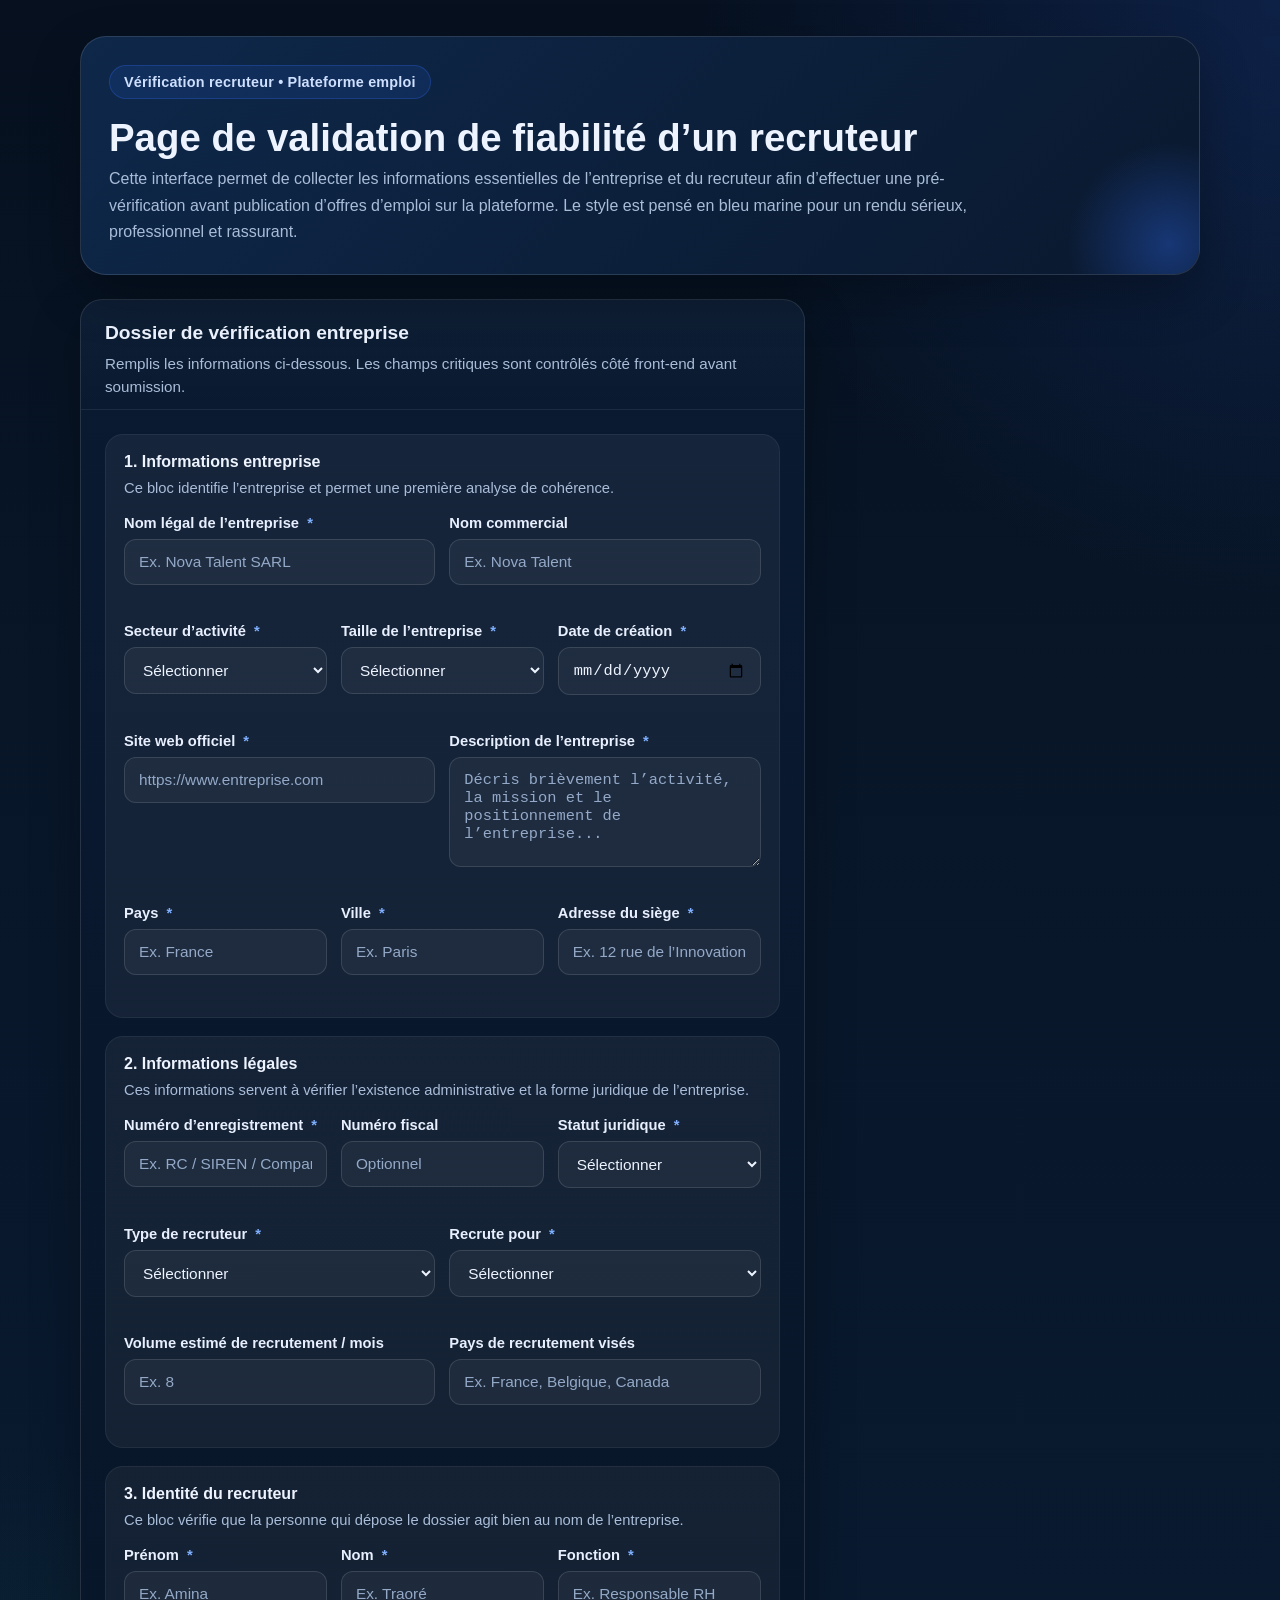
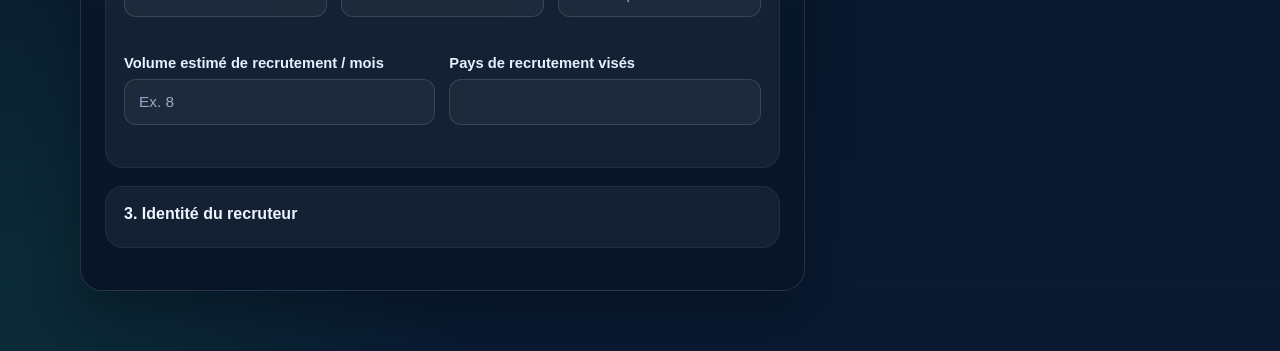
<file: recruteur.html>
<!DOCTYPE html>
<html lang="fr">
<head>
  <meta charset="UTF-8" />
  <meta name="viewport" content="width=device-width, initial-scale=1.0" />
  <title>Validation recruteur - Plateforme emploi</title>
  <style>
    :root {
      --bg: #071426;
      --panel: #0b1f3a;
      --panel-2: #102a4c;
      --card: rgba(255, 255, 255, 0.05);
      --border: rgba(255, 255, 255, 0.12);
      --text: #eef4ff;
      --muted: #a9bdd8;
      --primary: #2f6df6;
      --primary-dark: #1b55d6;
      --success: #1fbf75;
      --warning: #f4b740;
      --danger: #ef5350;
      --shadow: 0 20px 50px rgba(0, 0, 0, 0.28);
      --radius: 18px;
    }

    * {
      box-sizing: border-box;
    }

    html, body {
      margin: 0;
      padding: 0;
      font-family: Inter, "Segoe UI", Roboto, Arial, sans-serif;
      background:
        radial-gradient(circle at top right, rgba(47,109,246,0.18), transparent 25%),
        radial-gradient(circle at bottom left, rgba(31,191,117,0.10), transparent 20%),
        linear-gradient(180deg, #06101f 0%, #081628 35%, #091a31 100%);
      color: var(--text);
      min-height: 100%;
    }

    .container {
      width: min(1120px, calc(100% - 32px));
      margin: 36px auto 60px;
    }

    .hero {
      background: linear-gradient(135deg, rgba(15,42,77,0.95), rgba(10,25,46,0.98));
      border: 1px solid var(--border);
      border-radius: 26px;
      padding: 28px;
      box-shadow: var(--shadow);
      position: relative;
      overflow: hidden;
    }

    .hero::after {
      content: "";
      position: absolute;
      inset: auto -80px -80px auto;
      width: 220px;
      height: 220px;
      background: radial-gradient(circle, rgba(47,109,246,0.35), transparent 65%);
      pointer-events: none;
    }

    .badge {
      display: inline-flex;
      align-items: center;
      gap: 8px;
      background: rgba(47,109,246,0.12);
      color: #cfe0ff;
      border: 1px solid rgba(47,109,246,0.28);
      padding: 8px 14px;
      border-radius: 999px;
      font-size: 0.9rem;
      font-weight: 700;
      letter-spacing: 0.2px;
    }

    h1 {
      margin: 18px 0 8px;
      font-size: clamp(1.8rem, 3vw, 2.8rem);
      line-height: 1.08;
    }

    .hero p {
      margin: 0;
      max-width: 860px;
      color: var(--muted);
      font-size: 1rem;
      line-height: 1.65;
    }

    .layout {
      display: grid;
      grid-template-columns: 1.65fr 0.85fr;
      gap: 22px;
      margin-top: 24px;
    }

    @media (max-width: 980px) {
      .layout {
        grid-template-columns: 1fr;
      }
    }

    .panel {
      background: linear-gradient(180deg, rgba(10, 27, 50, 0.96), rgba(8, 21, 40, 0.96));
      border: 1px solid var(--border);
      border-radius: 22px;
      box-shadow: var(--shadow);
      overflow: hidden;
    }

    .panel-header {
      padding: 22px 24px 10px;
      border-bottom: 1px solid rgba(255,255,255,0.06);
      background: linear-gradient(180deg, rgba(255,255,255,0.02), transparent);
    }

    .panel-header h2 {
      margin: 0 0 8px;
      font-size: 1.2rem;
    }

    .panel-header p {
      margin: 0;
      color: var(--muted);
      line-height: 1.55;
      font-size: 0.95rem;
    }

    form {
      padding: 24px;
    }

    .section {
      background: var(--card);
      border: 1px solid rgba(255,255,255,0.06);
      border-radius: 18px;
      padding: 18px;
      margin-bottom: 18px;
    }

    .section h3 {
      margin: 0 0 6px;
      font-size: 1rem;
    }

    .section p.section-desc {
      margin: 0 0 16px;
      color: var(--muted);
      line-height: 1.5;
      font-size: 0.92rem;
    }

    .grid {
      display: grid;
      grid-template-columns: repeat(12, 1fr);
      gap: 14px;
    }

    .col-12 { grid-column: span 12; }
    .col-8 { grid-column: span 8; }
    .col-6 { grid-column: span 6; }
    .col-4 { grid-column: span 4; }

    @media (max-width: 760px) {
      .col-12, .col-8, .col-6, .col-4 {
        grid-column: span 12;
      }
    }

    .field {
      display: flex;
      flex-direction: column;
      gap: 8px;
    }

    label {
      font-size: 0.92rem;
      font-weight: 700;
      color: #e8f0ff;
    }

    .required {
      color: #7fb0ff;
      margin-left: 4px;
    }

    input,
    textarea,
    select {
      width: 100%;
      border: 1px solid rgba(255,255,255,0.12);
      background: rgba(255,255,255,0.045);
      color: var(--text);
      border-radius: 12px;
      padding: 13px 14px;
      font-size: 0.96rem;
      outline: none;
      transition: 0.2s ease;
    }

    input::placeholder,
    textarea::placeholder {
      color: #93a9c7;
    }

    input:focus,
    textarea:focus,
    select:focus {
      border-color: rgba(47,109,246,0.7);
      box-shadow: 0 0 0 3px rgba(47,109,246,0.16);
      background: rgba(255,255,255,0.065);
    }

    textarea {
      min-height: 110px;
      resize: vertical;
    }

    .help {
      color: var(--muted);
      font-size: 0.82rem;
      line-height: 1.45;
    }

    .error {
      color: #ff9f9d;
      font-size: 0.82rem;
      min-height: 16px;
    }

    .warning-text {
      color: #ffd98a;
      font-size: 0.84rem;
      min-height: 16px;
    }

    .checkbox-group {
      display: grid;
      gap: 12px;
      margin-top: 8px;
    }

    .checkbox-item {
      display: flex;
      align-items: flex-start;
      gap: 10px;
      padding: 12px;
      background: rgba(255,255,255,0.04);
      border: 1px solid rgba(255,255,255,0.06);
      border-radius: 14px;
    }

    .checkbox-item input {
      width: 18px;
      height: 18px;
      margin-top: 2px;
      accent-color: var(--primary);
    }

    .file-chip {
      display: inline-flex;
      align-items: center;
      gap: 8px;
      margin-top: 8px;
      padding: 8px 12px;
      border-radius: 999px;
      background: rgba(47,109,246,0.14);
      border: 1px solid rgba(47,109,246,0.24);
      font-size: 0.82rem;
      color: #d7e6ff;
    }

    .actions {
      display: flex;
      justify-content: space-between;
      gap: 12px;
      flex-wrap: wrap;
      margin-top: 22px;
    }

    .btn {
      border: none;
      border-radius: 14px;
      padding: 14px 18px;
      font-size: 0.96rem;
      font-weight: 800;
      cursor: pointer;
      transition: 0.2s ease;
    }

    .btn-primary {
      background: linear-gradient(180deg, var(--primary), var(--primary-dark));
      color: white;
      min-width: 220px;
      box-shadow: 0 14px 24px rgba(47,109,246,0.25);
    }

    .btn-primary:hover {
      transform: translateY(-1px);
      filter: brightness(1.03);
    }

    .btn-secondary {
      background: rgba(255,255,255,0.06);
      color: var(--text);
      border: 1px solid rgba(255,255,255,0.10);
    }

    .btn-secondary:hover {
      background: rgba(255,255,255,0.09);
    }

    .sidebar {
      padding: 22px;
      display: grid;
      gap: 18px;
      align-content: start;
    }

    .stat-card,
    .info-card,
    .result-card {
      background: rgba(255,255,255,0.045);
      border: 1px solid rgba(255,255,255,0.08);
      border-radius: 18px;
      padding: 18px;
    }

    .stat-title {
      display: flex;
      justify-content: space-between;
      align-items: center;
      gap: 12px;
      margin-bottom: 14px;
    }

    .stat-title h3 {
      margin: 0;
      font-size: 1rem;
    }

    .score-number {
      font-size: 2rem;
      font-weight: 900;
      line-height: 1;
    }

    .progress {
      width: 100%;
      height: 12px;
      background: rgba(255,255,255,0.08);
      border-radius: 999px;
      overflow: hidden;
      margin-bottom: 14px;
    }

    .progress-bar {
      height: 100%;
      width: 0%;
      border-radius: inherit;
      background: linear-gradient(90deg, #1fbf75, #5ee6a6);
      transition: width 0.25s ease;
    }

    .score-label {
      font-size: 0.92rem;
      font-weight: 700;
    }

    .muted {
      color: var(--muted);
      line-height: 1.55;
      font-size: 0.9rem;
    }

    .check-list {
      display: grid;
      gap: 10px;
      margin-top: 12px;
    }

    .check-item {
      display: flex;
      gap: 10px;
      align-items: flex-start;
      color: #dbe8ff;
      font-size: 0.92rem;
      line-height: 1.45;
    }

    .dot {
      width: 10px;
      height: 10px;
      border-radius: 50%;
      margin-top: 5px;
      flex: 0 0 auto;
      background: #4f86ff;
    }

    .tag {
      display: inline-flex;
      align-items: center;
      gap: 8px;
      border-radius: 999px;
      padding: 8px 12px;
      font-size: 0.84rem;
      font-weight: 700;
      margin-top: 10px;
    }

    .tag-success {
      background: rgba(31,191,117,0.13);
      color: #98f0c2;
      border: 1px solid rgba(31,191,117,0.26);
    }

    .tag-warning {
      background: rgba(244,183,64,0.13);
      color: #ffe29e;
      border: 1px solid rgba(244,183,64,0.28);
    }

    .tag-danger {
      background: rgba(239,83,80,0.13);
      color: #ffb1ae;
      border: 1px solid rgba(239,83,80,0.28);
    }

    .hidden {
      display: none;
    }

    .result-card {
      border: 1px solid rgba(31,191,117,0.35);
      background: linear-gradient(180deg, rgba(31,191,117,0.10), rgba(31,191,117,0.04));
    }

    .result-card h3 {
      margin-top: 0;
      margin-bottom: 8px;
    }

    .summary-box {
      margin-top: 12px;
      padding: 14px;
      border-radius: 14px;
      background: rgba(255,255,255,0.05);
      border: 1px solid rgba(255,255,255,0.08);
      color: #e8f0ff;
      line-height: 1.6;
      font-size: 0.95rem;
    }

    .footer-note {
      margin-top: 18px;
      color: #9bb3cf;
      font-size: 0.88rem;
      line-height: 1.6;
    }

    .pill-status {
      display: inline-flex;
      align-items: center;
      gap: 8px;
      padding: 8px 12px;
      border-radius: 999px;
      font-weight: 800;
      font-size: 0.84rem;
      margin-top: 10px;
    }

    .status-draft {
      background: rgba(244,183,64,0.12);
      color: #ffe39f;
      border: 1px solid rgba(244,183,64,0.22);
    }

    .status-ready {
      background: rgba(31,191,117,0.12);
      color: #a7f0ca;
      border: 1px solid rgba(31,191,117,0.22);
    }
  </style>
</head>
<body>
  <div class="container">
    <section class="hero">
      <div class="badge">Vérification recruteur • Plateforme emploi</div>
      <h1>Page de validation de fiabilité d’un recruteur</h1>
      <p>
        Cette interface permet de collecter les informations essentielles de l’entreprise et du recruteur afin
        d’effectuer une pré-vérification avant publication d’offres d’emploi sur la plateforme. Le style est pensé
        en bleu marine pour un rendu sérieux, professionnel et rassurant.
      </p>
    </section>

    <div class="layout">
      <section class="panel">
        <div class="panel-header">
          <h2>Dossier de vérification entreprise</h2>
          <p>
            Remplis les informations ci-dessous. Les champs critiques sont contrôlés côté front-end avant soumission.
          </p>
        </div>

        <form id="recruiterForm" novalidate>
          <div class="section">
            <h3>1. Informations entreprise</h3>
            <p class="section-desc">
              Ce bloc identifie l’entreprise et permet une première analyse de cohérence.
            </p>

            <div class="grid">
              <div class="field col-6">
                <label for="legalName">Nom légal de l’entreprise <span class="required">*</span></label>
                <input type="text" id="legalName" name="legalName" placeholder="Ex. Nova Talent SARL" />
                <div class="error" data-error-for="legalName"></div>
              </div>

              <div class="field col-6">
                <label for="brandName">Nom commercial</label>
                <input type="text" id="brandName" name="brandName" placeholder="Ex. Nova Talent" />
                <div class="error" data-error-for="brandName"></div>
              </div>

              <div class="field col-4">
                <label for="industry">Secteur d’activité <span class="required">*</span></label>
                <select id="industry" name="industry">
                  <option value="">Sélectionner</option>
                  <option>Technologie</option>
                  <option>Finance</option>
                  <option>Santé</option>
                  <option>Éducation</option>
                  <option>Commerce</option>
                  <option>Industrie</option>
                  <option>Services</option>
                  <option>Autre</option>
                </select>
                <div class="error" data-error-for="industry"></div>
              </div>

              <div class="field col-4">
                <label for="companySize">Taille de l’entreprise <span class="required">*</span></label>
                <select id="companySize" name="companySize">
                  <option value="">Sélectionner</option>
                  <option>1 - 10</option>
                  <option>11 - 50</option>
                  <option>51 - 200</option>
                  <option>201 - 500</option>
                  <option>500+</option>
                </select>
                <div class="error" data-error-for="companySize"></div>
              </div>

              <div class="field col-4">
                <label for="foundedDate">Date de création <span class="required">*</span></label>
                <input type="date" id="foundedDate" name="foundedDate" />
                <div class="error" data-error-for="foundedDate"></div>
              </div>

              <div class="field col-6">
                <label for="website">Site web officiel <span class="required">*</span></label>
                <input type="url" id="website" name="website" placeholder="https://www.entreprise.com" />
                <div class="error" data-error-for="website"></div>
                <div class="warning-text" data-warning-for="website"></div>
              </div>

              <div class="field col-6">
                <label for="description">Description de l’entreprise <span class="required">*</span></label>
                <textarea id="description" name="description" placeholder="Décris brièvement l’activité, la mission et le positionnement de l’entreprise..."></textarea>
                <div class="error" data-error-for="description"></div>
              </div>

              <div class="field col-4">
                <label for="country">Pays <span class="required">*</span></label>
                <input type="text" id="country" name="country" placeholder="Ex. France" />
                <div class="error" data-error-for="country"></div>
              </div>

              <div class="field col-4">
                <label for="city">Ville <span class="required">*</span></label>
                <input type="text" id="city" name="city" placeholder="Ex. Paris" />
                <div class="error" data-error-for="city"></div>
              </div>

              <div class="field col-4">
                <label for="address">Adresse du siège <span class="required">*</span></label>
                <input type="text" id="address" name="address" placeholder="Ex. 12 rue de l’Innovation" />
                <div class="error" data-error-for="address"></div>
              </div>
            </div>
          </div>

          <div class="section">
            <h3>2. Informations légales</h3>
            <p class="section-desc">
              Ces informations servent à vérifier l’existence administrative et la forme juridique de l’entreprise.
            </p>

            <div class="grid">
              <div class="field col-4">
                <label for="registrationNumber">Numéro d’enregistrement <span class="required">*</span></label>
                <input type="text" id="registrationNumber" name="registrationNumber" placeholder="Ex. RC / SIREN / Company ID" />
                <div class="error" data-error-for="registrationNumber"></div>
              </div>

              <div class="field col-4">
                <label for="taxNumber">Numéro fiscal</label>
                <input type="text" id="taxNumber" name="taxNumber" placeholder="Optionnel" />
                <div class="error" data-error-for="taxNumber"></div>
              </div>

              <div class="field col-4">
                <label for="legalStatus">Statut juridique <span class="required">*</span></label>
                <select id="legalStatus" name="legalStatus">
                  <option value="">Sélectionner</option>
                  <option>SARL</option>
                  <option>SAS</option>
                  <option>SA</option>
                  <option>LLC</option>
                  <option>Entreprise individuelle</option>
                  <option>Autre</option>
                </select>
                <div class="error" data-error-for="legalStatus"></div>
              </div>

              <div class="field col-6">
                <label for="recruiterType">Type de recruteur <span class="required">*</span></label>
                <select id="recruiterType" name="recruiterType">
                  <option value="">Sélectionner</option>
                  <option>Entreprise directe</option>
                  <option>Cabinet de recrutement</option>
                  <option>Agence RH</option>
                  <option>Prestataire de recrutement</option>
                </select>
                <div class="error" data-error-for="recruiterType"></div>
              </div>

              <div class="field col-6">
                <label for="recruitsFor">Recrute pour <span class="required">*</span></label>
                <select id="recruitsFor" name="recruitsFor">
                  <option value="">Sélectionner</option>
                  <option>Son entreprise</option>
                  <option>Des clients tiers</option>
                  <option>Les deux</option>
                </select>
                <div class="error" data-error-for="recruitsFor"></div>
              </div>

              <div class="field col-6">
                <label for="hiringVolume">Volume estimé de recrutement / mois</label>
                <input type="number" id="hiringVolume" name="hiringVolume" min="0" placeholder="Ex. 8" />
                <div class="error" data-error-for="hiringVolume"></div>
              </div>

              <div class="field col-6">
                <label for="hiringCountries">Pays de recrutement visés</label>
                <input type="text" id="hiringCountries" name="hiringCountries" placeholder="Ex. France, Belgique, Canada" />
                <div class="error" data-error-for="hiringCountries"></div>
              </div>
            </div>
          </div>

          <div class="section">
            <h3>3. Identité du recruteur</h3>
            <p class="section-desc">
              Ce bloc vérifie que la personne qui dépose le dossier agit bien au nom de l’entreprise.
            </p>

            <div class="grid">
              <div class="field col-4">
                <label for="firstName">Prénom <span class="required">*</span></label>
                <input type="text" id="firstName" name="firstName" placeholder="Ex. Amina" />
                <div class="error" data-error-for="firstName"></div>
              </div>

              <div class="field col-4">
                <label for="lastName">Nom <span class="required">*</span></label>
                <input type="text" id="lastName" name="lastName" placeholder="Ex. Traoré" />
                <div class="error" data-error-for="lastName"></div>
              </div>

              <div class="field col-4">
                <label for="jobTitle">Fonction <span class="required">*</span></label>
                <input type="text" id="jobTitle" name="jobTitle" placeholder="Ex. Responsable RH" />
                <div class="error" data-error-for="jobTitle"></div>
              </div>

              <div class="field col-6">
                <label for="hiringVolume">Volume estimé de

recrutement / mois</label> <input type="number"

id="hiringVolume" name="hiringVolume"

min="0" placeholder="Ex. 8" />
<div class="error" data-

error-for="hiringVolume"></div>

</div> <div class="field col-6">

<label

for="hiringCountries">Pays de recrutement visés</label>

<input type="text"

id="hiringCountries" name="hiringCountries" France, Belgique, Canada"/>
<div class="error" data-

error-for="hiringCountries"></div>

</div>

</div> </div>
<div class="section"> <h3>3. Identité du recruteur</h3>
</file>
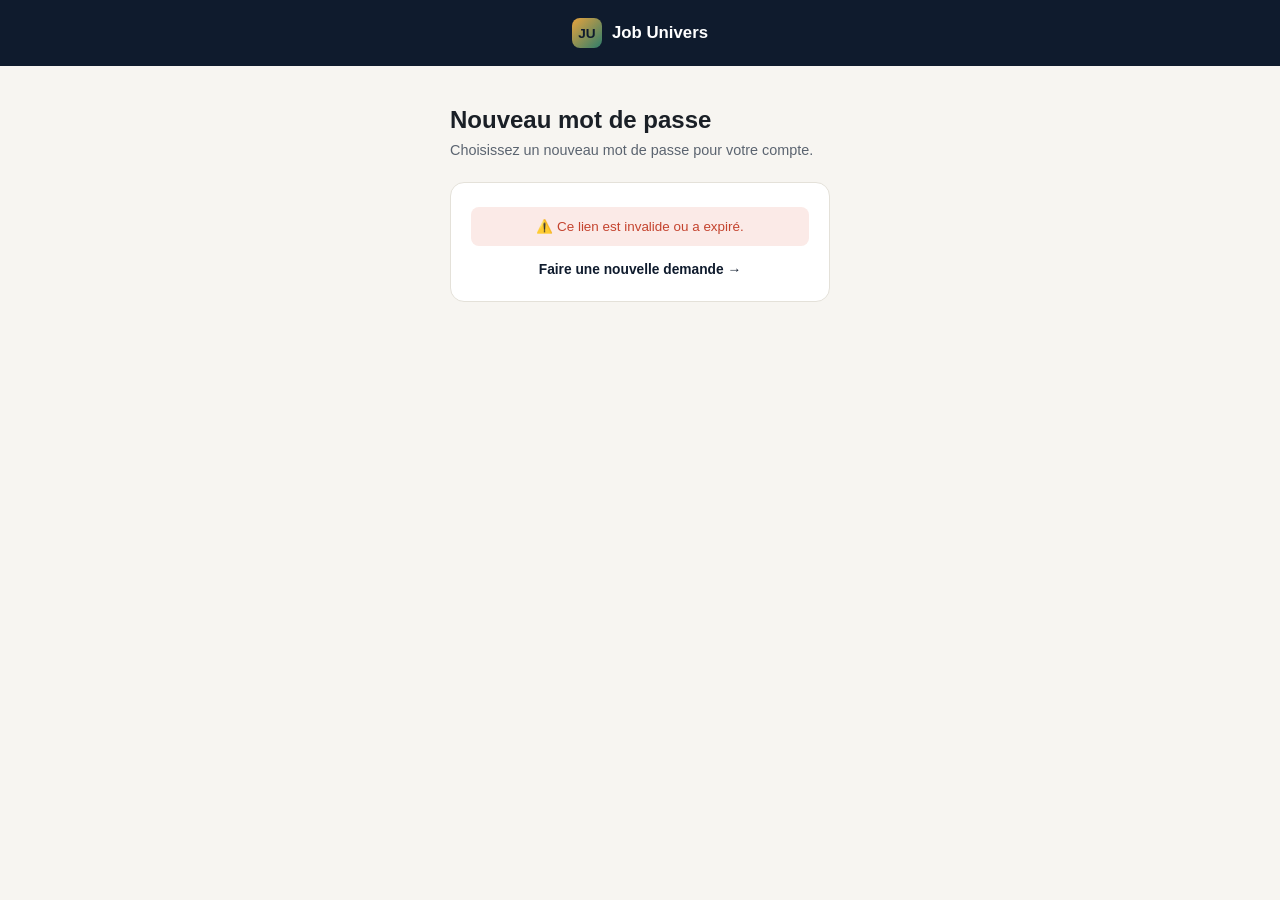
<file: reset-password.html>
<!DOCTYPE html>
<html lang="fr">
<head>
<meta charset="UTF-8">
<meta name="viewport" content="width=device-width, initial-scale=1.0">
<title>Nouveau mot de passe — Job Univers</title>
<style>
  :root{
    --navy:#0F1B2D; --navy-light:#16273E; --cream:#F7F5F1; --gold:#E8A33D; --teal:#2E7D6B;
    --ink:#1A1F26; --ink-soft:#5B6470; --line:#E4E1D9; --white:#FFFFFF; --danger:#C4432E; --radius:14px;
  }
  *{box-sizing:border-box; margin:0; padding:0;}
  body{font-family:'Inter', sans-serif; background:var(--cream); color:var(--ink); -webkit-font-smoothing:antialiased;}
  h1,.brand{font-family:'Sora', sans-serif;}
  a{color:inherit; text-decoration:none;}
  .topbar{background:var(--navy); color:var(--white); padding:18px 24px; display:flex; align-items:center; justify-content:center;}
  .brand{display:flex; align-items:center; gap:10px; font-size:1.05rem; font-weight:700;}
  .brand-mark{width:30px; height:30px; border-radius:8px; background:linear-gradient(135deg, var(--gold), var(--teal)); display:flex; align-items:center; justify-content:center; font-family:'Sora', sans-serif; font-weight:800; color:var(--navy); font-size:0.85rem;}
  .wrap{max-width:420px; margin:0 auto; padding:40px 20px;}
  h1.title{font-size:1.5rem; font-weight:800; margin-bottom:8px;}
  p.subtitle{color:var(--ink-soft); font-size:0.9rem; margin-bottom:24px;}
  .card{background:var(--white); border:1px solid var(--line); border-radius:var(--radius); padding:24px 20px;}
  .field-group{margin-bottom:16px;}
  label{display:block; font-size:0.78rem; font-weight:600; margin-bottom:7px;}
  .field{display:flex; align-items:center; gap:10px; border:1.5px solid var(--line); border-radius:10px; padding:12px 14px;}
  .field:focus-within{border-color:var(--navy);}
  .field input{border:none; outline:none; font-family:'Inter'; font-size:0.94rem; width:100%; background:transparent; color:var(--ink);}
  .field button{background:none; border:none; cursor:pointer; font-size:1rem; opacity:0.5; flex-shrink:0;}
  .btn-primary{width:100%; background:var(--navy); color:var(--white); border:none; border-radius:10px; padding:14px; font-family:'Sora'; font-weight:700; font-size:0.95rem; cursor:pointer;}
  .btn-primary:disabled{opacity:0.6;}
  .msg{font-size:0.84rem; padding:12px 14px; border-radius:8px; margin-bottom:16px; text-align:center;}
  .msg.success{background:#E4F3E9; color:#22823F;}
  .msg.error{background:#FBEAE7; color:var(--danger);}
  [hidden]{display:none !important;}
</style>
</head>
<body>

<div class="topbar"><div class="brand"><span class="brand-mark">JU</span>Job Univers</div></div>

<div class="wrap">
  <h1 class="title">Nouveau mot de passe</h1>
  <p class="subtitle">Choisissez un nouveau mot de passe pour votre compte.</p>

  <div class="card">
    <div id="msg-box"></div>

    <form id="reset-form">
      <div class="field-group">
        <label for="password">Nouveau mot de passe</label>
        <div class="field">
          <input type="password" id="password" placeholder="8 caractères minimum" minlength="8" required>
          <button type="button" id="toggle-password">👁️</button>
        </div>
      </div>
      <div class="field-group">
        <label for="password2">Confirmer le mot de passe</label>
        <div class="field">
          <input type="password" id="password2" placeholder="Retapez le mot de passe" minlength="8" required>
        </div>
      </div>
      <button type="submit" class="btn-primary" id="reset-btn">Réinitialiser le mot de passe</button>
    </form>

    <div id="invalid-link" hidden>
      <div class="msg error">⚠️ Ce lien est invalide ou a expiré.</div>
      <a href="forgot-password.html" style="display:block; text-align:center; font-size:0.86rem; font-weight:600; color:var(--navy);">Faire une nouvelle demande →</a>
    </div>
  </div>
</div>

<script>
  const API_BASE = "http://localhost:3003";
  const params = new URLSearchParams(window.location.search);
  const token = params.get('token');

  const form = document.getElementById('reset-form');
  const msgBox = document.getElementById('msg-box');
  const resetBtn = document.getElementById('reset-btn');

  if (!token) {
    form.hidden = true;
    document.getElementById('invalid-link').hidden = false;
  }

  document.getElementById('toggle-password').addEventListener('click', function () {
    const input = document.getElementById('password');
    const isHidden = input.type === 'password';
    input.type = isHidden ? 'text' : 'password';
    this.textContent = isHidden ? '🙈' : '👁️';
  });

  form.addEventListener('submit', async (e) => {
    e.preventDefault();
    msgBox.innerHTML = '';

    const password = document.getElementById('password').value;
    const password2 = document.getElementById('password2').value;

    if (password !== password2) {
      msgBox.innerHTML = '<div class="msg error">Les deux mots de passe ne correspondent pas.</div>';
      return;
    }
    if (password.length < 8) {
      msgBox.innerHTML = '<div class="msg error">Le mot de passe doit contenir au moins 8 caractères.</div>';
      return;
    }

    resetBtn.disabled = true;
    resetBtn.textContent = "Réinitialisation...";

    try {
      const res = await fetch(`${API_BASE}/reset-password`, {
        method: 'POST',
        headers: { 'Content-Type': 'application/json' },
        body: JSON.stringify({ token, newPassword: password })
      });
      const data = await res.json();

      if (data.success) {
        msgBox.innerHTML = '<div class="msg success">✅ Mot de passe réinitialisé ! Redirection vers la connexion...</div>';
        setTimeout(() => window.location.href = 'login.html', 1500);
      } else {
        msgBox.innerHTML = `<div class="msg error">${data.error || "Échec de la réinitialisation."}</div>`;
      }
    } catch (err) {
      msgBox.innerHTML = '<div class="msg error">Impossible de contacter le serveur.</div>';
    }

    resetBtn.disabled = false;
    resetBtn.textContent = "Réinitialiser le mot de passe";
  });
</script>

</body>
</html>
</file>
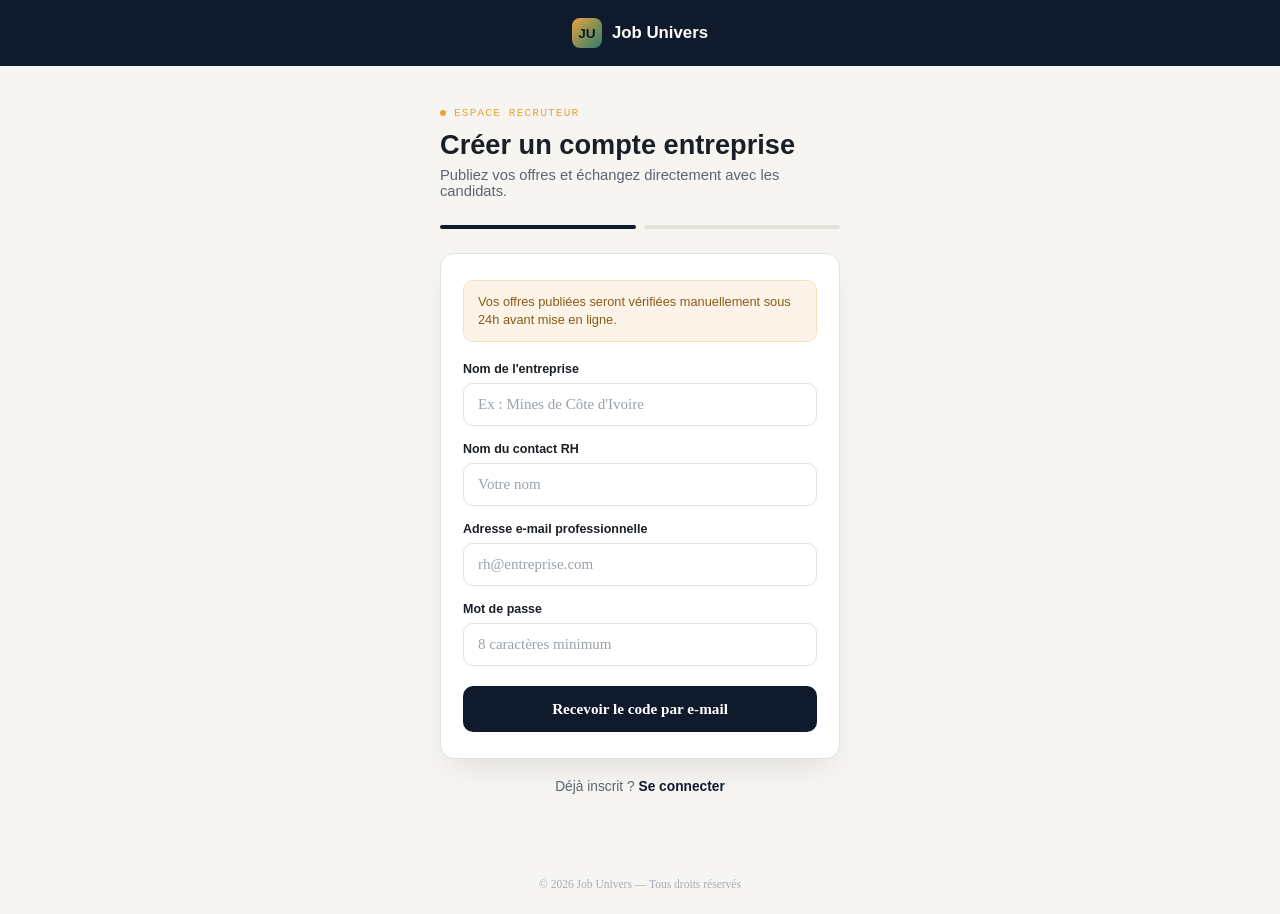
<file: signup-recruteur.html>
<!DOCTYPE html>
<html lang="fr">
<head>
<meta charset="UTF-8">
<meta name="viewport" content="width=device-width, initial-scale=1.0">
<title>Créer un compte recruteur — Job Univers</title>
<style>
  :root{
    --navy:#0F1B2D;
    --navy-light:#16273E;
    --cream:#F7F5F1;
    --gold:#E8A33D;
    --teal:#2E7D6B;
    --ink:#1A1F26;
    --ink-soft:#5B6470;
    --line:#E4E1D9;
    --white:#FFFFFF;
    --danger:#C4432E;
    --radius:14px;
  }
  *{box-sizing:border-box; margin:0; padding:0;}
  body{
    font-family:'Inter', sans-serif;
    background:var(--cream);
    color:var(--ink);
    -webkit-font-smoothing:antialiased;
  }
  h1,h2,.brand{font-family:'Sora', sans-serif;}
  .mono{font-family:'IBM Plex Mono', monospace;}
  a{color:inherit; text-decoration:none;}

  .topbar{
    background:var(--navy); color:var(--white);
    padding:18px 24px; display:flex; align-items:center; justify-content:center;
  }
  .brand{display:flex; align-items:center; gap:10px; font-size:1.05rem; font-weight:700;}
  .brand-mark{
    width:30px; height:30px; border-radius:8px;
    background:linear-gradient(135deg, var(--gold), var(--teal));
    display:flex; align-items:center; justify-content:center;
    font-family:'Sora', sans-serif; font-weight:800; color:var(--navy); font-size:0.85rem;
  }

  .wrap{max-width:440px; margin:0 auto; padding:36px 20px 60px;}
  .eyebrow{
    display:inline-flex; align-items:center; gap:8px;
    font-family:'IBM Plex Mono', monospace; font-size:0.7rem;
    color:var(--gold); text-transform:uppercase; letter-spacing:0.1em;
    margin-bottom:10px;
  }
  .eyebrow::before{content:''; width:6px; height:6px; border-radius:50%; background:var(--gold);}
  h1.title{font-size:1.7rem; font-weight:800; margin-bottom:6px;}
  p.subtitle{color:var(--ink-soft); font-size:0.92rem; margin-bottom:26px;}

  .steps{display:flex; gap:8px; margin-bottom:24px;}
  .step-dot{flex:1; height:4px; border-radius:100px; background:var(--line);}
  .step-dot.active{background:var(--navy);}

  .card{
    background:var(--white); border:1px solid var(--line);
    border-radius:var(--radius); padding:26px 22px;
    box-shadow:0 16px 32px -14px rgba(15,27,45,0.14);
  }
  .field-group{margin-bottom:16px;}
  label{display:block; font-size:0.78rem; font-weight:600; margin-bottom:7px;}
  .field{
    display:flex; align-items:center; gap:10px;
    border:1.5px solid var(--line); border-radius:10px; padding:12px 14px;
  }
  .field:focus-within{border-color:var(--navy);}
  .field input{
    border:none; outline:none; font-family:'Inter'; font-size:0.94rem;
    width:100%; background:transparent; color:var(--ink);
  }
  .field input::placeholder{color:#9AA1AB;}

  .info-note{
    display:flex; gap:10px; align-items:flex-start;
    background:color-mix(in srgb, var(--gold) 12%, white);
    border:1px solid color-mix(in srgb, var(--gold) 35%, white);
    border-radius:10px; padding:12px 14px; margin-bottom:20px;
    font-size:0.8rem; color:#8A5A16; line-height:1.4;
  }

  .btn-primary{
    width:100%; background:var(--navy); color:var(--white);
    border:none; border-radius:10px; padding:14px;
    font-family:'Sora'; font-weight:700; font-size:0.95rem;
    cursor:pointer; margin-top:4px;
  }
  .btn-primary:hover{background:var(--navy-light);}
  .btn-primary:disabled{opacity:0.6; cursor:default;}

  .btn-link{
    display:block; text-align:center; margin-top:14px;
    font-size:0.82rem; color:var(--ink-soft); background:none; border:none; cursor:pointer;
  }

  .code-inputs{display:flex; gap:8px; justify-content:center; margin-bottom:6px;}
  .code-inputs input{
    width:42px; height:52px; text-align:center; font-size:1.3rem; font-weight:700;
    border:1.5px solid var(--line); border-radius:10px; font-family:'IBM Plex Mono';
  }
  .code-inputs input:focus{border-color:var(--navy); outline:none;}

  .msg{
    font-size:0.82rem; padding:10px 12px; border-radius:8px; margin-bottom:14px; text-align:center;
  }
  .msg.error{background:#FBEAE7; color:var(--danger);}
  .msg.success{background:#E4F3E9; color:#22823F;}
  [hidden]{display:none !important;}

  .switch-link{text-align:center; font-size:0.86rem; color:var(--ink-soft); margin-top:20px;}
  .switch-link a{color:var(--navy); font-weight:600;}

  footer{
    text-align:center; padding:24px 20px; font-family:'IBM Plex Mono';
    font-size:0.72rem; color:#A6ACB5;
  }
</style>
</head>
<body>

<div class="topbar">
  <div class="brand"><span class="brand-mark">JU</span>Job Univers</div>
</div>

<div class="wrap">
  <div class="eyebrow">Espace recruteur</div>
  <h1 class="title">Créer un compte entreprise</h1>
  <p class="subtitle">Publiez vos offres et échangez directement avec les candidats.</p>

  <div class="steps">
    <div class="step-dot active" id="dot-1"></div>
    <div class="step-dot" id="dot-2"></div>
  </div>

  <div class="card">

    <!-- ---------- ÉTAPE 1 ---------- -->
    <form id="step1-form">
      <div id="msg-1"></div>

      <div class="info-note">
        Vos offres publiées seront vérifiées manuellement sous 24h avant mise en ligne.
      </div>

      <div class="field-group">
        <label for="company">Nom de l'entreprise</label>
        <div class="field">
          <input type="text" id="company" placeholder="Ex : Mines de Côte d'Ivoire" required>
        </div>
      </div>

      <div class="field-group">
        <label for="contact-name">Nom du contact RH</label>
        <div class="field">
          <input type="text" id="contact-name" placeholder="Votre nom" required>
        </div>
      </div>

      <div class="field-group">
        <label for="email">Adresse e-mail professionnelle</label>
        <div class="field">
          <input type="email" id="email" placeholder="rh@entreprise.com" required>
        </div>
      </div>

      <div class="field-group">
        <label for="password">Mot de passe</label>
        <div class="field">
          <input type="password" id="password" placeholder="8 caractères minimum" required minlength="8">
        </div>
      </div>

      <button type="submit" class="btn-primary" id="send-btn">Recevoir le code par e-mail</button>
    </form>

    <!-- ---------- ÉTAPE 2 ---------- -->
    <form id="step2-form" hidden>
      <div id="msg-2"></div>
      <p style="font-size:0.86rem; color:var(--ink-soft); text-align:center; margin-bottom:16px;">
        Entrez le code à 6 chiffres envoyé à <strong id="email-display"></strong>
      </p>

      <div class="code-inputs">
        <input type="text" maxlength="1" inputmode="numeric">
        <input type="text" maxlength="1" inputmode="numeric">
        <input type="text" maxlength="1" inputmode="numeric">
        <input type="text" maxlength="1" inputmode="numeric">
        <input type="text" maxlength="1" inputmode="numeric">
        <input type="text" maxlength="1" inputmode="numeric">
      </div>

      <button type="submit" class="btn-primary" id="verify-btn">Valider mon compte</button>
      <button type="button" class="btn-link" id="resend-btn">Renvoyer le code</button>
    </form>

  </div>

  <p class="switch-link">Déjà inscrit ? <a href="login.html">Se connecter</a></p>
</div>

<footer>© 2026 Job Univers — Tous droits réservés</footer>

<script>
  /* ⚠️ Fonctionne en local uniquement pour l'instant (localhost) */
  const API_BASE = "http://localhost:3000";
  const AUTH_API = "http://localhost:3003";

  const step1Form = document.getElementById('step1-form');
  const step2Form = document.getElementById('step2-form');
  const msg1 = document.getElementById('msg-1');
  const msg2 = document.getElementById('msg-2');
  const sendBtn = document.getElementById('send-btn');
  const verifyBtn = document.getElementById('verify-btn');
  const resendBtn = document.getElementById('resend-btn');

  let userEmail = "";
  let companyName = "";
  let contactName = "";
  let userPassword = "";

  function showMsg(el, text, type) {
    el.innerHTML = `<div class="msg ${type}">${text}</div>`;
  }
  function clearMsg(el) { el.innerHTML = ""; }

  /* ---------- Étape 1 : envoi du code ---------- */
  step1Form.addEventListener('submit', async (e) => {
    e.preventDefault();
    clearMsg(msg1);

    const company = document.getElementById('company').value.trim();
    const contact = document.getElementById('contact-name').value.trim();
    const email = document.getElementById('email').value.trim();
    const password = document.getElementById('password').value;

    if (!company || !contact || !email || password.length < 8) {
      showMsg(msg1, "Merci de remplir tous les champs (mot de passe : 8 caractères min.).", 'error');
      return;
    }

    sendBtn.disabled = true;
    sendBtn.textContent = "Envoi en cours...";

    try {
      const res = await fetch(`${API_BASE}/send-code`, {
        method: 'POST',
        headers: { 'Content-Type': 'application/json' },
        body: JSON.stringify({ email })
      });
      const data = await res.json();

      if (data.success) {
        userEmail = email;
        companyName = company;
        contactName = contact;
        userPassword = password;
        document.getElementById('email-display').textContent = email;
        step1Form.hidden = true;
        step2Form.hidden = false;
        document.getElementById('dot-1').classList.remove('active');
        document.getElementById('dot-2').classList.add('active');
        step2Form.querySelector('input').focus();
      } else {
        showMsg(msg1, data.error || "Échec de l'envoi du code.", 'error');
      }
    } catch (err) {
      showMsg(msg1, "Impossible de contacter le serveur de validation. Vérifiez qu'il est bien lancé.", 'error');
    }

    sendBtn.disabled = false;
    sendBtn.textContent = "Recevoir le code par e-mail";
  });

  /* ---------- Navigation automatique entre les cases du code ---------- */
  const codeInputs = document.querySelectorAll('.code-inputs input');
  codeInputs.forEach((input, i) => {
    input.addEventListener('input', () => {
      if (input.value && i < codeInputs.length - 1) codeInputs[i + 1].focus();
    });
    input.addEventListener('keydown', (e) => {
      if (e.key === 'Backspace' && !input.value && i > 0) codeInputs[i - 1].focus();
    });
  });

  /* ---------- Étape 2 : vérification du code ---------- */
  step2Form.addEventListener('submit', async (e) => {
    e.preventDefault();
    clearMsg(msg2);

    const code = Array.from(codeInputs).map(i => i.value).join('');
    if (code.length !== 6) {
      showMsg(msg2, "Merci d'entrer les 6 chiffres du code.", 'error');
      return;
    }

    verifyBtn.disabled = true;
    verifyBtn.textContent = "Vérification...";

    try {
      const res = await fetch(`${API_BASE}/verify-code`, {
        method: 'POST',
        headers: { 'Content-Type': 'application/json' },
        body: JSON.stringify({ email: userEmail, code })
      });
      const data = await res.json();

      if (data.success) {
        localStorage.setItem('ju_recruiter', JSON.stringify({
          company: companyName, contact: contactName, email: userEmail
        }));
        try {
          await fetch(`${AUTH_API}/register`, {
            method: 'POST',
            headers: { 'Content-Type': 'application/json' },
            body: JSON.stringify({ email: userEmail, password: userPassword, role: 'recruteur' })
          });
        } catch (err) { /* le compte reste utilisable localement même si ça échoue */ }
        showMsg(msg2, "✅ Compte recruteur validé ! Redirection...", 'success');
        setTimeout(() => {
          const params = new URLSearchParams(window.location.search);
          const redirect = params.get('redirect');
          window.location.href = 'login.html' + (redirect ? '?redirect=' + encodeURIComponent(redirect) : '');
        }, 1200);
      } else {
        showMsg(msg2, data.error || "Code incorrect.", 'error');
      }
    } catch (err) {
      showMsg(msg2, "Impossible de contacter le serveur de validation.", 'error');
    }

    verifyBtn.disabled = false;
    verifyBtn.textContent = "Valider mon compte";
  });

  /* ---------- Renvoyer le code ---------- */
  resendBtn.addEventListener('click', async () => {
    resendBtn.textContent = "Envoi...";
    try {
      await fetch(`${API_BASE}/send-code`, {
        method: 'POST',
        headers: { 'Content-Type': 'application/json' },
        body: JSON.stringify({ email: userEmail })
      });
      showMsg(msg2, "Nouveau code envoyé.", 'success');
    } catch (err) {
      showMsg(msg2, "Échec de l'envoi.", 'error');
    }
    resendBtn.textContent = "Renvoyer le code";
  });
</script>

</body>
</html>
</file>
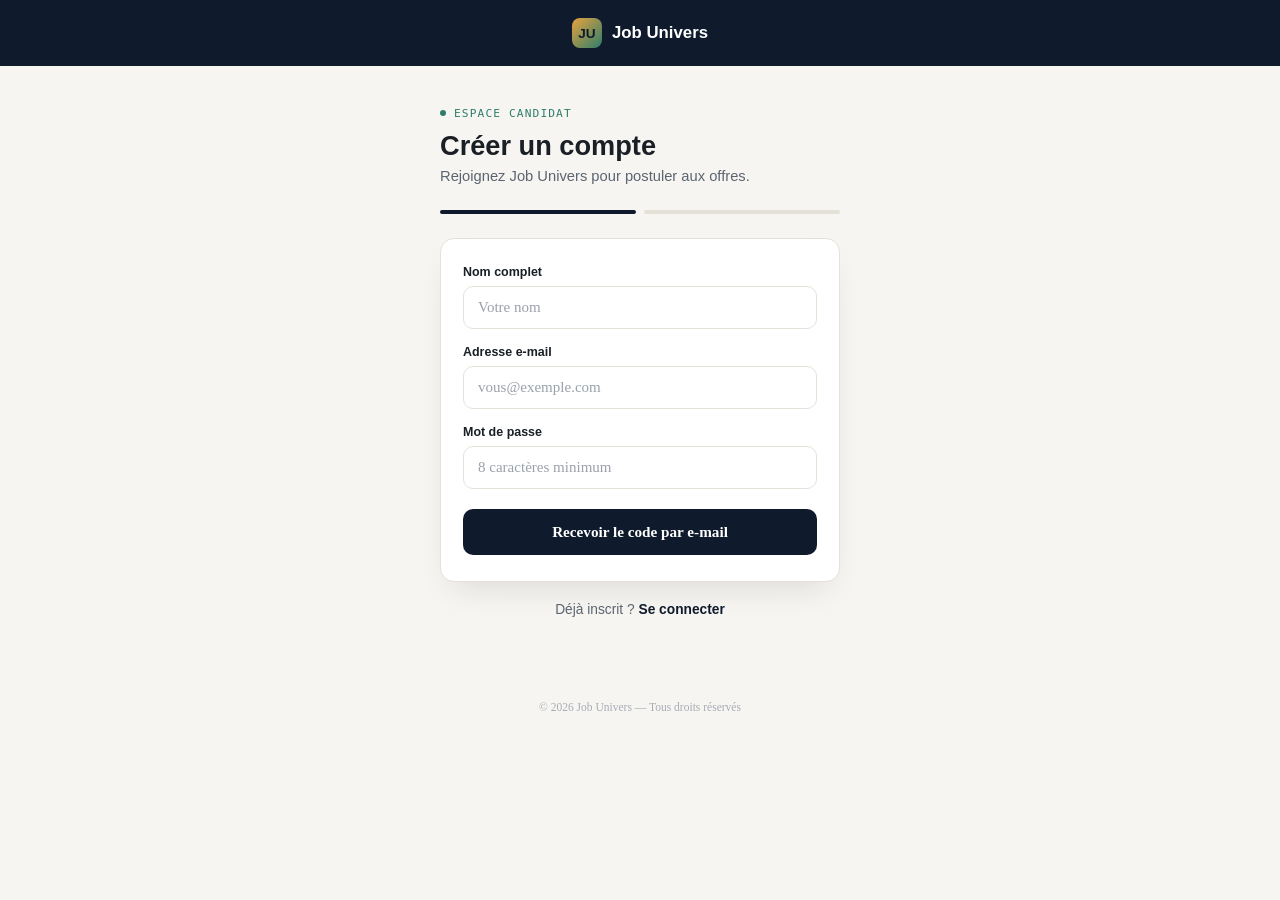
<file: signup.html>
<!DOCTYPE html>
<html lang="fr">
<head>
<meta charset="UTF-8">
<meta name="viewport" content="width=device-width, initial-scale=1.0">
<title>Créer un compte — Job Univers</title>
<style>
  :root{
    --navy:#0F1B2D;
    --navy-light:#16273E;
    --cream:#F7F5F1;
    --gold:#E8A33D;
    --teal:#2E7D6B;
    --ink:#1A1F26;
    --ink-soft:#5B6470;
    --line:#E4E1D9;
    --white:#FFFFFF;
    --danger:#C4432E;
    --radius:14px;
  }
  *{box-sizing:border-box; margin:0; padding:0;}
  body{
    font-family:'Inter', sans-serif;
    background:var(--cream);
    color:var(--ink);
    -webkit-font-smoothing:antialiased;
  }
  h1,h2,.brand{font-family:'Sora', sans-serif;}
  .mono{font-family:'IBM Plex Mono', monospace;}
  a{color:inherit; text-decoration:none;}

  .topbar{
    background:var(--navy); color:var(--white);
    padding:18px 24px; display:flex; align-items:center; justify-content:center;
  }
  .brand{display:flex; align-items:center; gap:10px; font-size:1.05rem; font-weight:700;}
  .brand-mark{
    width:30px; height:30px; border-radius:8px;
    background:linear-gradient(135deg, var(--gold), var(--teal));
    display:flex; align-items:center; justify-content:center;
    font-family:'Sora', sans-serif; font-weight:800; color:var(--navy); font-size:0.85rem;
  }

  .wrap{max-width:440px; margin:0 auto; padding:36px 20px 60px;}
  .eyebrow{
    display:inline-flex; align-items:center; gap:8px;
    font-family:'IBM Plex Mono', monospace; font-size:0.7rem;
    color:var(--teal); text-transform:uppercase; letter-spacing:0.1em;
    margin-bottom:10px;
  }
  .eyebrow::before{content:''; width:6px; height:6px; border-radius:50%; background:var(--teal);}
  h1.title{font-size:1.7rem; font-weight:800; margin-bottom:6px;}
  p.subtitle{color:var(--ink-soft); font-size:0.92rem; margin-bottom:26px;}

  /* ---------- STEPS INDICATOR ---------- */
  .steps{display:flex; gap:8px; margin-bottom:24px;}
  .step-dot{flex:1; height:4px; border-radius:100px; background:var(--line);}
  .step-dot.active{background:var(--navy);}

  .card{
    background:var(--white); border:1px solid var(--line);
    border-radius:var(--radius); padding:26px 22px;
    box-shadow:0 16px 32px -14px rgba(15,27,45,0.14);
  }
  .field-group{margin-bottom:16px;}
  label{display:block; font-size:0.78rem; font-weight:600; margin-bottom:7px;}
  .field{
    display:flex; align-items:center; gap:10px;
    border:1.5px solid var(--line); border-radius:10px; padding:12px 14px;
  }
  .field:focus-within{border-color:var(--navy);}
  .field input{
    border:none; outline:none; font-family:'Inter'; font-size:0.94rem;
    width:100%; background:transparent; color:var(--ink);
  }
  .field input::placeholder{color:#9AA1AB;}

  .btn-primary{
    width:100%; background:var(--navy); color:var(--white);
    border:none; border-radius:10px; padding:14px;
    font-family:'Sora'; font-weight:700; font-size:0.95rem;
    cursor:pointer; margin-top:4px;
  }
  .btn-primary:hover{background:var(--navy-light);}
  .btn-primary:disabled{opacity:0.6; cursor:default;}

  .btn-link{
    display:block; text-align:center; margin-top:14px;
    font-size:0.82rem; color:var(--ink-soft); background:none; border:none; cursor:pointer;
  }
  .btn-link.active-link{color:var(--navy); font-weight:600;}

  .code-inputs{display:flex; gap:8px; justify-content:center; margin-bottom:6px;}
  .code-inputs input{
    width:42px; height:52px; text-align:center; font-size:1.3rem; font-weight:700;
    border:1.5px solid var(--line); border-radius:10px; font-family:'IBM Plex Mono';
  }
  .code-inputs input:focus{border-color:var(--navy); outline:none;}

  .msg{
    font-size:0.82rem; padding:10px 12px; border-radius:8px; margin-bottom:14px; text-align:center;
  }
  .msg.error{background:#FBEAE7; color:var(--danger);}
  .msg.success{background:#E4F3E9; color:#22823F;}
  [hidden]{display:none !important;}

  .switch-link{text-align:center; font-size:0.86rem; color:var(--ink-soft); margin-top:20px;}
  .switch-link a{color:var(--navy); font-weight:600;}

  footer{
    text-align:center; padding:24px 20px; font-family:'IBM Plex Mono';
    font-size:0.72rem; color:#A6ACB5;
  }
</style>
</head>
<body>

<div class="topbar">
  <div class="brand"><span class="brand-mark">JU</span>Job Univers</div>
</div>

<div class="wrap">
  <div class="eyebrow">Espace candidat</div>
  <h1 class="title">Créer un compte</h1>
  <p class="subtitle">Rejoignez Job Univers pour postuler aux offres.</p>

  <div class="steps">
    <div class="step-dot active" id="dot-1"></div>
    <div class="step-dot" id="dot-2"></div>
  </div>

  <div class="card">

    <!-- ---------- ÉTAPE 1 : Infos + envoi du code ---------- -->
    <form id="step1-form">
      <div id="msg-1"></div>

      <div class="field-group">
        <label for="name">Nom complet</label>
        <div class="field">
          <input type="text" id="name" placeholder="Votre nom" required>
        </div>
      </div>

      <div class="field-group">
        <label for="email">Adresse e-mail</label>
        <div class="field">
          <input type="email" id="email" placeholder="vous@exemple.com" required>
        </div>
      </div>

      <div class="field-group">
        <label for="password">Mot de passe</label>
        <div class="field">
          <input type="password" id="password" placeholder="8 caractères minimum" required minlength="8">
        </div>
      </div>

      <button type="submit" class="btn-primary" id="send-btn">Recevoir le code par e-mail</button>
    </form>

    <!-- ---------- ÉTAPE 2 : Vérification du code ---------- -->
    <form id="step2-form" hidden>
      <div id="msg-2"></div>
      <p style="font-size:0.86rem; color:var(--ink-soft); text-align:center; margin-bottom:16px;">
        Entrez le code à 6 chiffres envoyé à <strong id="email-display"></strong>
      </p>

      <div class="code-inputs">
        <input type="text" maxlength="1" inputmode="numeric">
        <input type="text" maxlength="1" inputmode="numeric">
        <input type="text" maxlength="1" inputmode="numeric">
        <input type="text" maxlength="1" inputmode="numeric">
        <input type="text" maxlength="1" inputmode="numeric">
        <input type="text" maxlength="1" inputmode="numeric">
      </div>

      <button type="submit" class="btn-primary" id="verify-btn">Valider mon compte</button>
      <button type="button" class="btn-link" id="resend-btn">Renvoyer le code</button>
    </form>

  </div>

  <p class="switch-link">Déjà inscrit ? <a href="login.html">Se connecter</a></p>
</div>

<footer>© 2026 Job Univers — Tous droits réservés</footer>

<script>
  /* ⚠️ Adresse du serveur de validation : fonctionne uniquement en local
     (localhost) pour l'instant. Pour un site en ligne, il faudra héberger
     verify-server.js sur un vrai serveur et remplacer l'adresse ci-dessous. */
  const API_BASE = "http://localhost:3000";
  const AUTH_API = "http://localhost:3003";

  const step1Form = document.getElementById('step1-form');
  const step2Form = document.getElementById('step2-form');
  const msg1 = document.getElementById('msg-1');
  const msg2 = document.getElementById('msg-2');
  const sendBtn = document.getElementById('send-btn');
  const verifyBtn = document.getElementById('verify-btn');
  const resendBtn = document.getElementById('resend-btn');

  let userEmail = "";
  let userName = "";
  let userPassword = "";

  function showMsg(el, text, type) {
    el.innerHTML = `<div class="msg ${type}">${text}</div>`;
  }
  function clearMsg(el) { el.innerHTML = ""; }

  /* ---------- Étape 1 : envoi du code ---------- */
  step1Form.addEventListener('submit', async (e) => {
    e.preventDefault();
    clearMsg(msg1);

    const name = document.getElementById('name').value.trim();
    const email = document.getElementById('email').value.trim();
    const password = document.getElementById('password').value;

    if (!name || !email || password.length < 8) {
      showMsg(msg1, "Merci de remplir tous les champs (mot de passe : 8 caractères min.).", 'error');
      return;
    }

    sendBtn.disabled = true;
    sendBtn.textContent = "Envoi en cours...";

    try {
      const res = await fetch(`${API_BASE}/send-code`, {
        method: 'POST',
        headers: { 'Content-Type': 'application/json' },
        body: JSON.stringify({ email })
      });
      const data = await res.json();

      if (data.success) {
        userEmail = email;
        userName = name;
        userPassword = password;
        document.getElementById('email-display').textContent = email;
        step1Form.hidden = true;
        step2Form.hidden = false;
        document.getElementById('dot-1').classList.remove('active');
        document.getElementById('dot-2').classList.add('active');
        step2Form.querySelector('input').focus();
      } else {
        showMsg(msg1, data.error || "Échec de l'envoi du code.", 'error');
      }
    } catch (err) {
      showMsg(msg1, "Impossible de contacter le serveur de validation. Vérifiez qu'il est bien lancé.", 'error');
    }

    sendBtn.disabled = false;
    sendBtn.textContent = "Recevoir le code par e-mail";
  });

  /* ---------- Navigation automatique entre les cases du code ---------- */
  const codeInputs = document.querySelectorAll('.code-inputs input');
  codeInputs.forEach((input, i) => {
    input.addEventListener('input', () => {
      if (input.value && i < codeInputs.length - 1) codeInputs[i + 1].focus();
    });
    input.addEventListener('keydown', (e) => {
      if (e.key === 'Backspace' && !input.value && i > 0) codeInputs[i - 1].focus();
    });
  });

  /* ---------- Étape 2 : vérification du code ---------- */
  step2Form.addEventListener('submit', async (e) => {
    e.preventDefault();
    clearMsg(msg2);

    const code = Array.from(codeInputs).map(i => i.value).join('');
    if (code.length !== 6) {
      showMsg(msg2, "Merci d'entrer les 6 chiffres du code.", 'error');
      return;
    }

    verifyBtn.disabled = true;
    verifyBtn.textContent = "Vérification...";

    try {
      const res = await fetch(`${API_BASE}/verify-code`, {
        method: 'POST',
        headers: { 'Content-Type': 'application/json' },
        body: JSON.stringify({ email: userEmail, code })
      });
      const data = await res.json();

      if (data.success) {
        localStorage.setItem('ju_candidate', JSON.stringify({ name: userName, email: userEmail }));
        try {
          await fetch(`${AUTH_API}/register`, {
            method: 'POST',
            headers: { 'Content-Type': 'application/json' },
            body: JSON.stringify({ email: userEmail, password: userPassword, role: 'candidat' })
          });
        } catch (err) { /* le compte candidat reste utilisable localement même si ça échoue */ }
        showMsg(msg2, "✅ Compte validé ! Redirection...", 'success');
        setTimeout(() => {
          const params = new URLSearchParams(window.location.search);
          const redirect = params.get('redirect');
          window.location.href = redirect || 'index.html';
        }, 1200);
      } else {
        showMsg(msg2, data.error || "Code incorrect.", 'error');
      }
    } catch (err) {
      showMsg(msg2, "Impossible de contacter le serveur de validation.", 'error');
    }

    verifyBtn.disabled = false;
    verifyBtn.textContent = "Valider mon compte";
  });

  /* ---------- Renvoyer le code ---------- */
  resendBtn.addEventListener('click', async () => {
    resendBtn.textContent = "Envoi...";
    try {
      await fetch(`${API_BASE}/send-code`, {
        method: 'POST',
        headers: { 'Content-Type': 'application/json' },
        body: JSON.stringify({ email: userEmail })
      });
      showMsg(msg2, "Nouveau code envoyé.", 'success');
    } catch (err) {
      showMsg(msg2, "Échec de l'envoi.", 'error');
    }
    resendBtn.textContent = "Renvoyer le code";
  });
</script>

</body>
</html>
</file>
